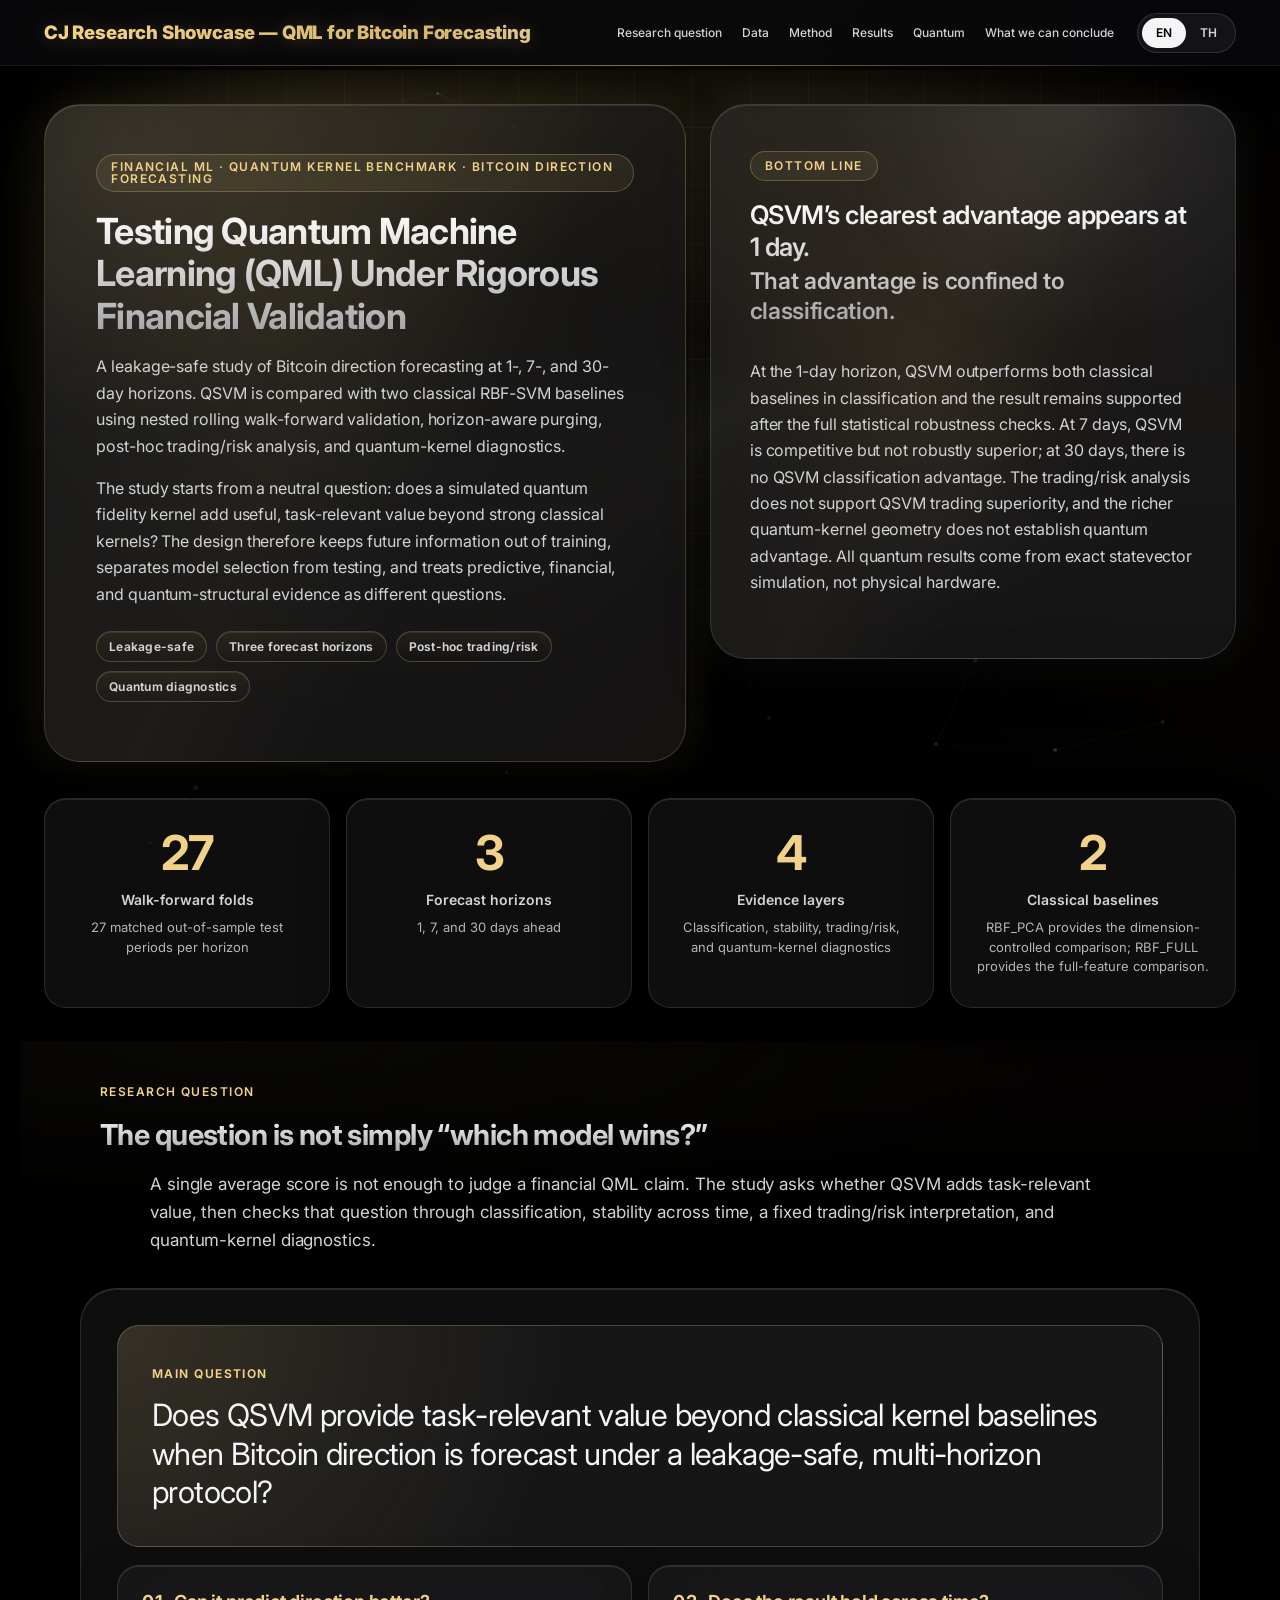
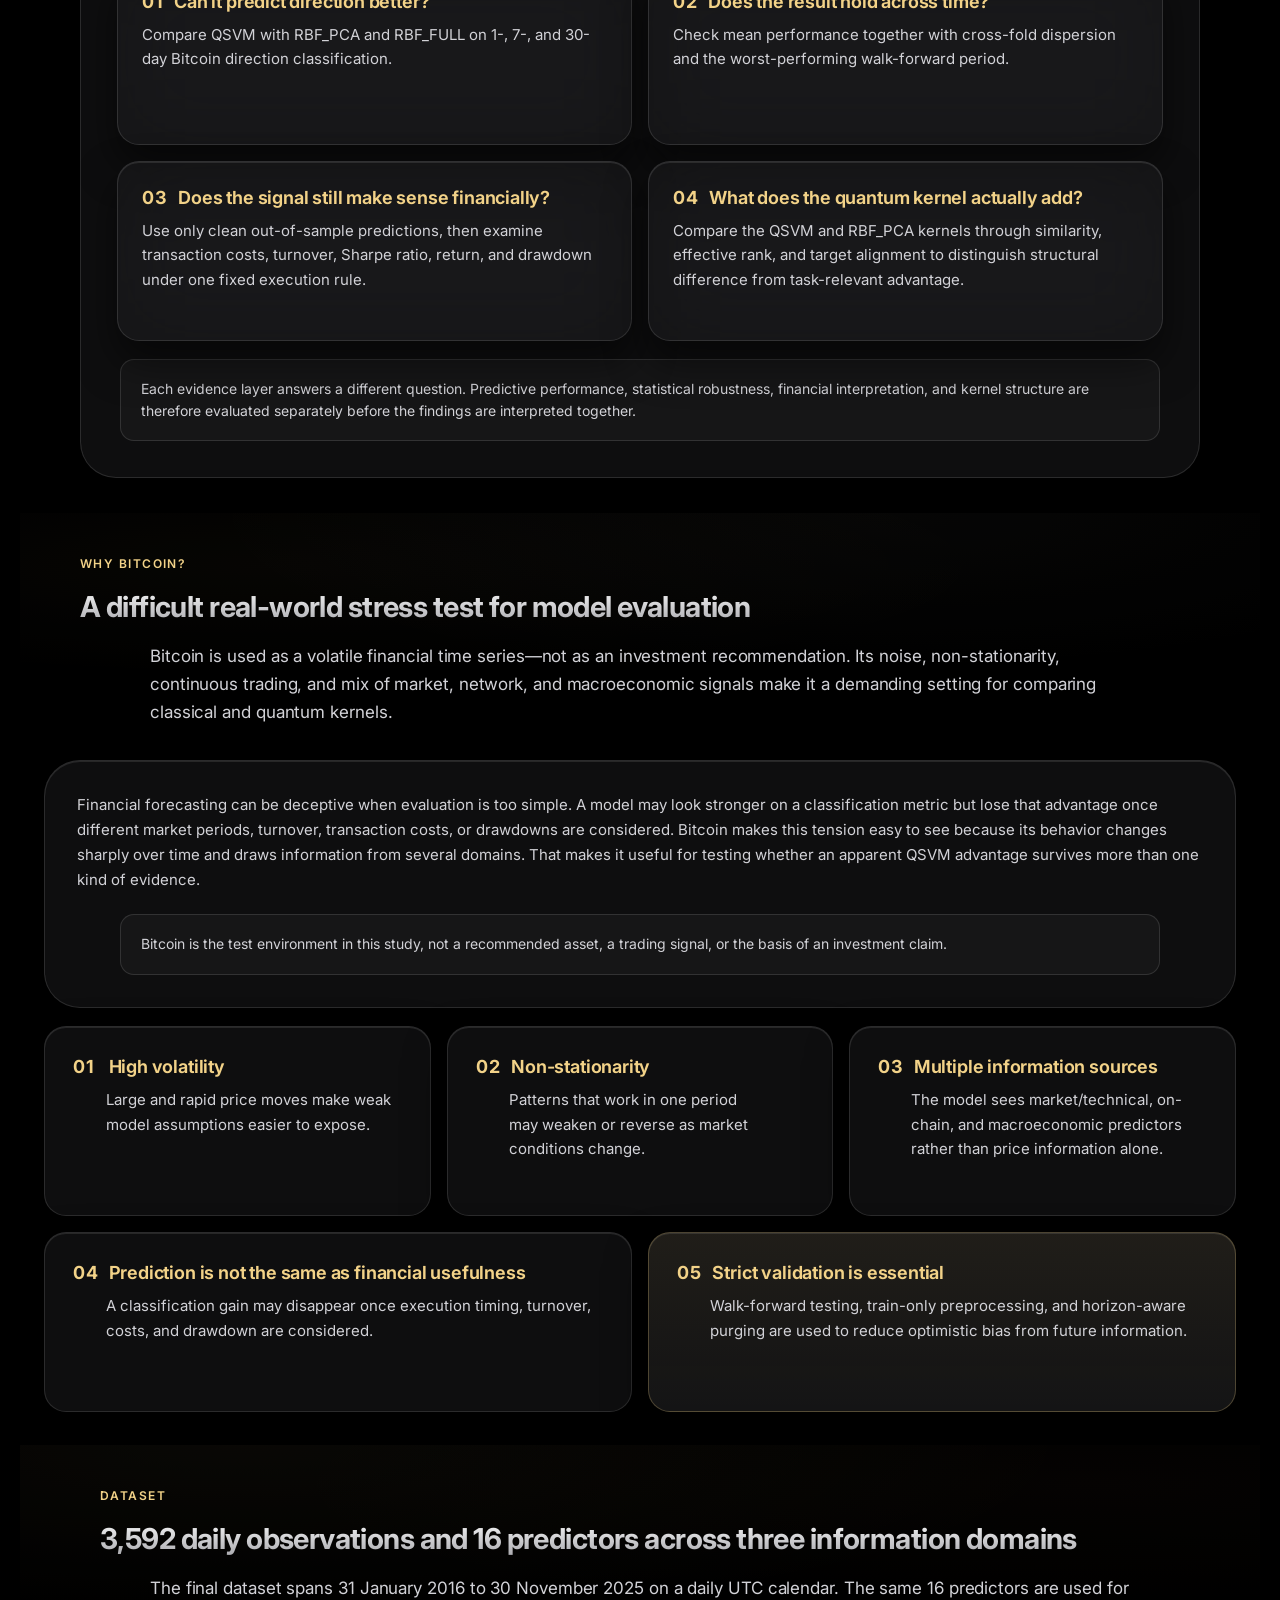
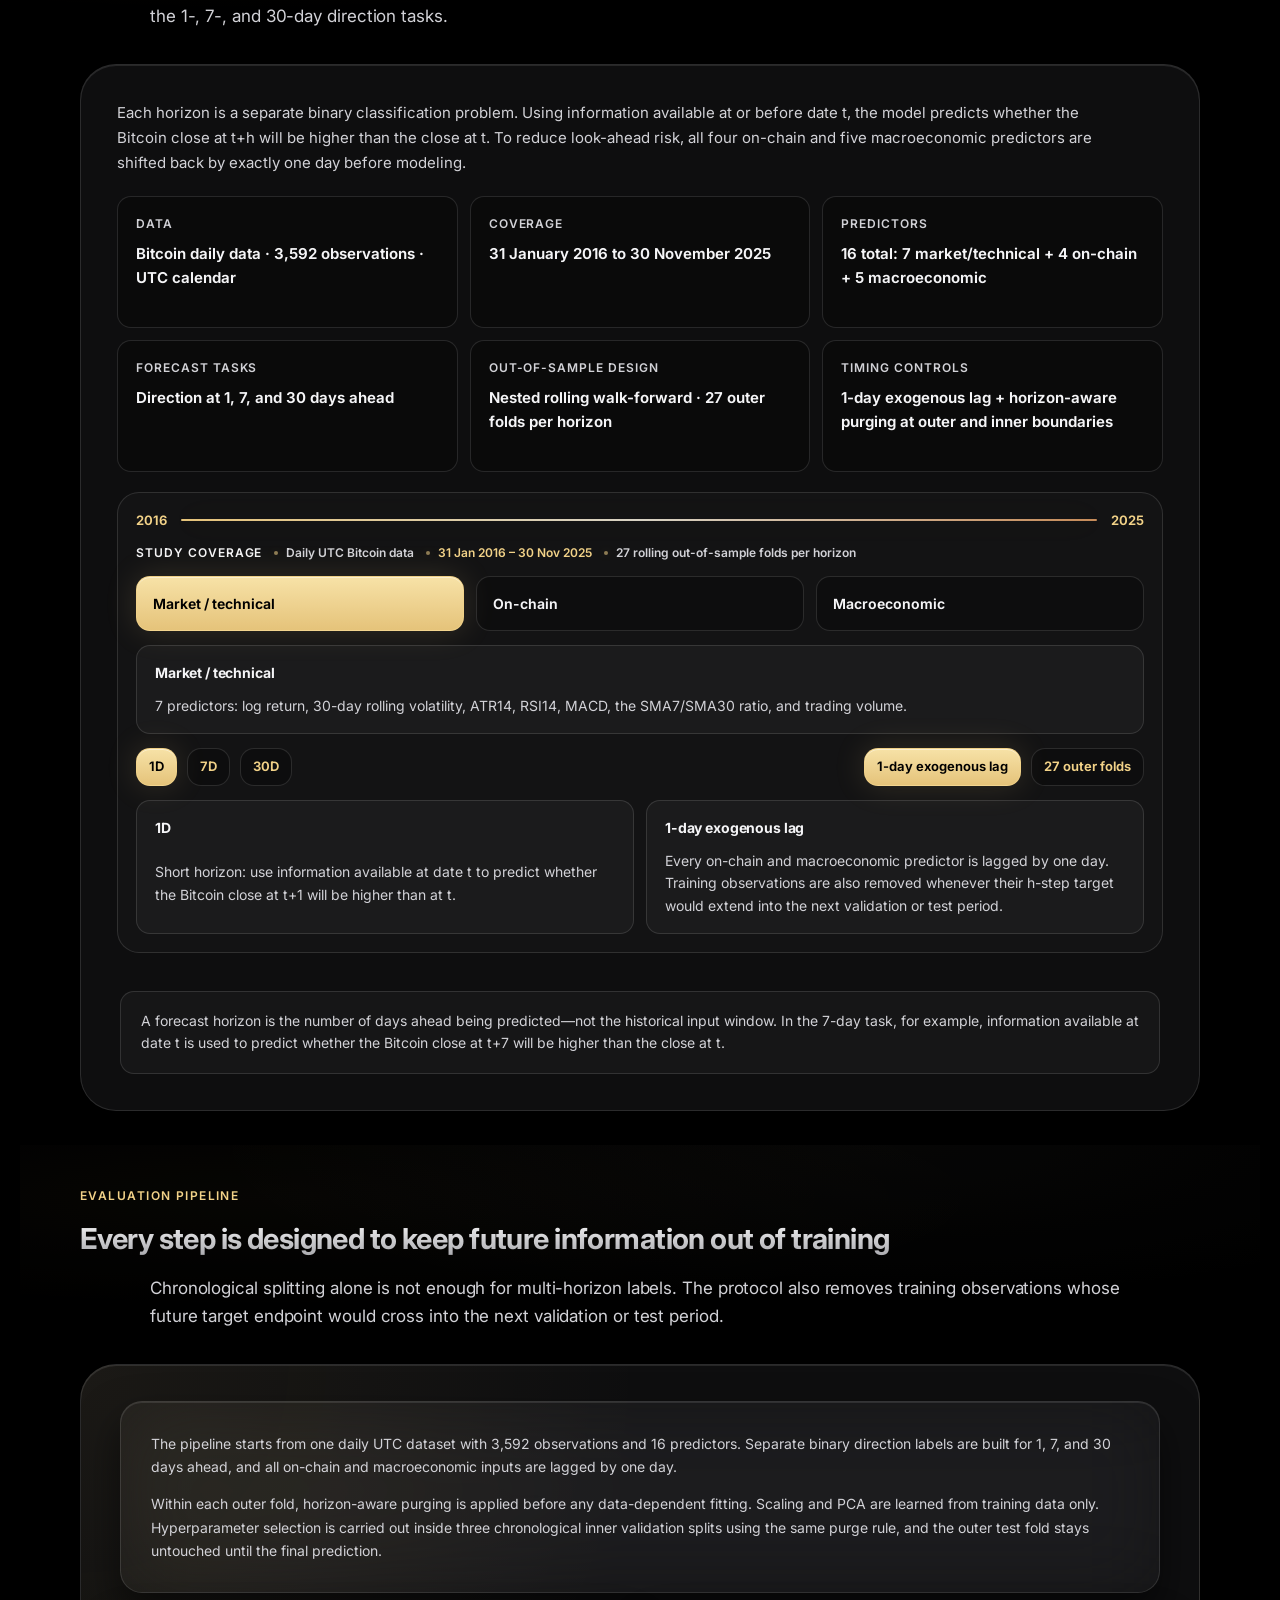
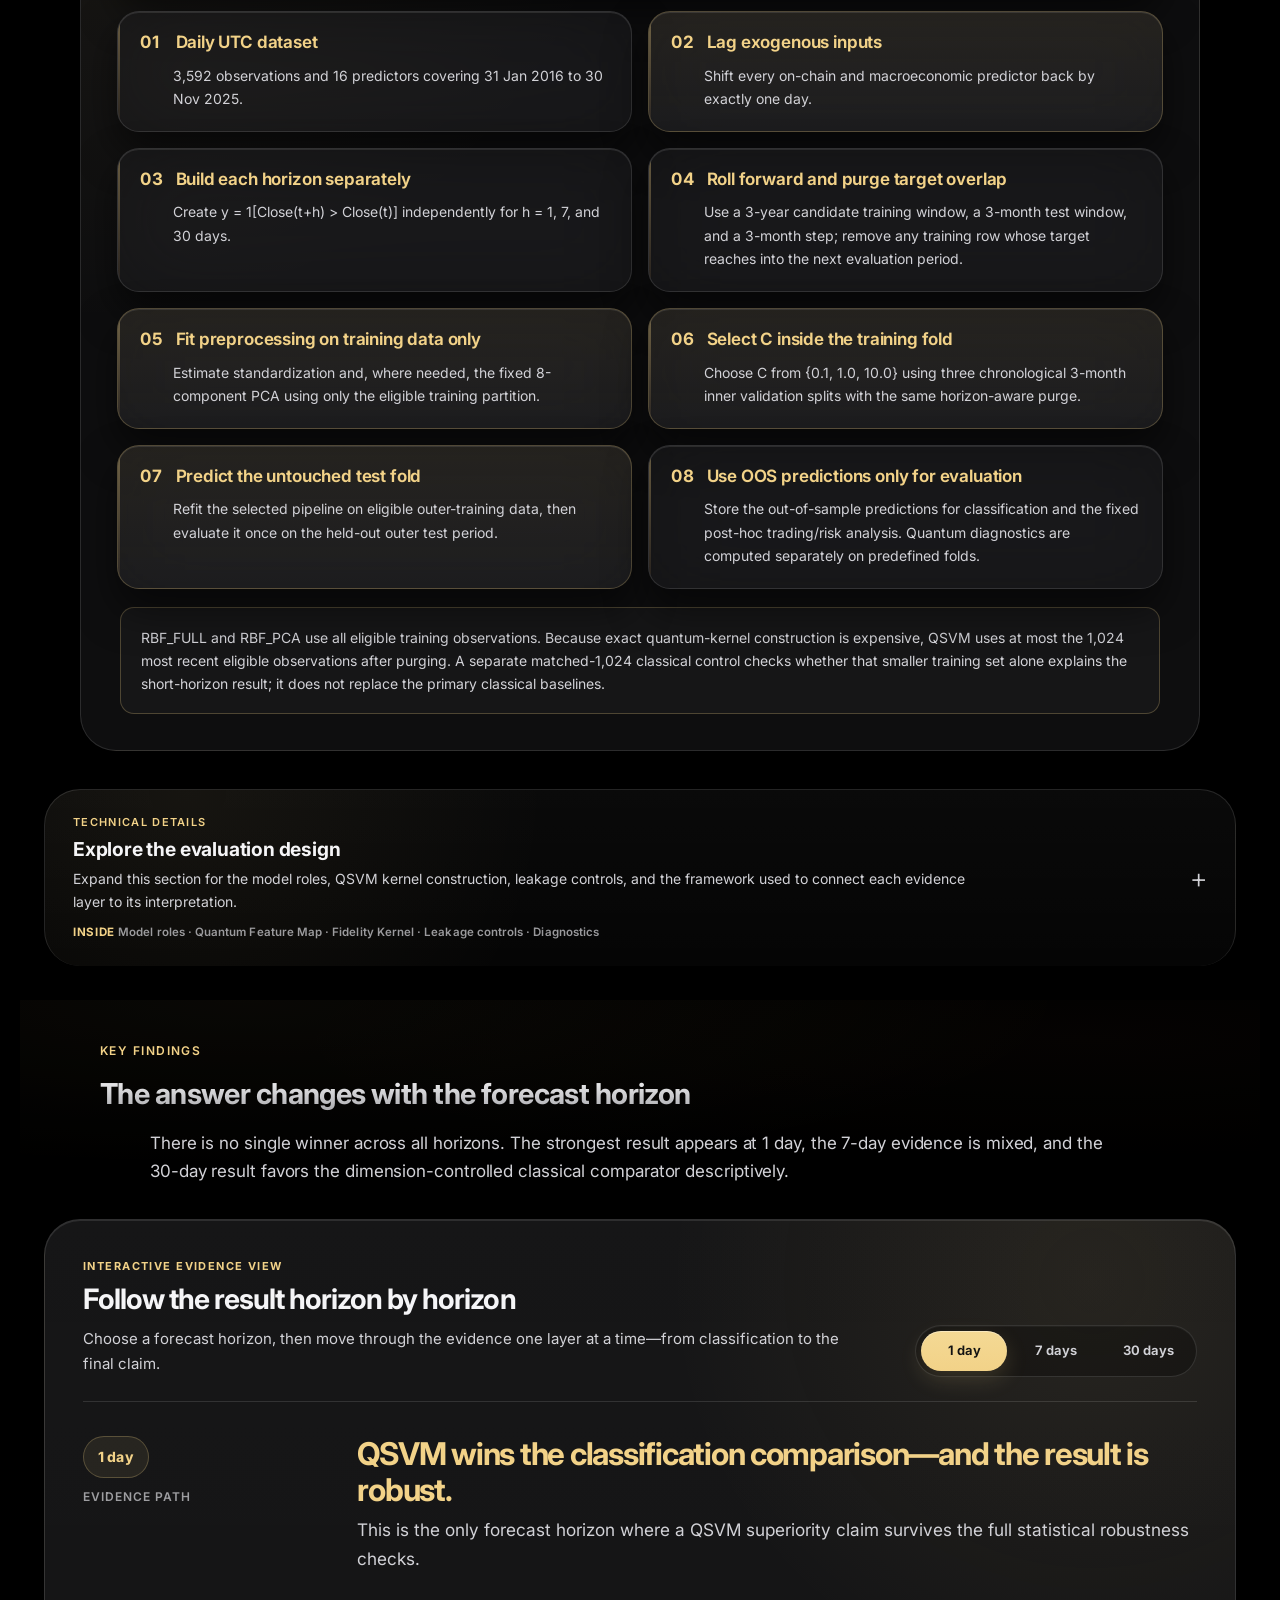
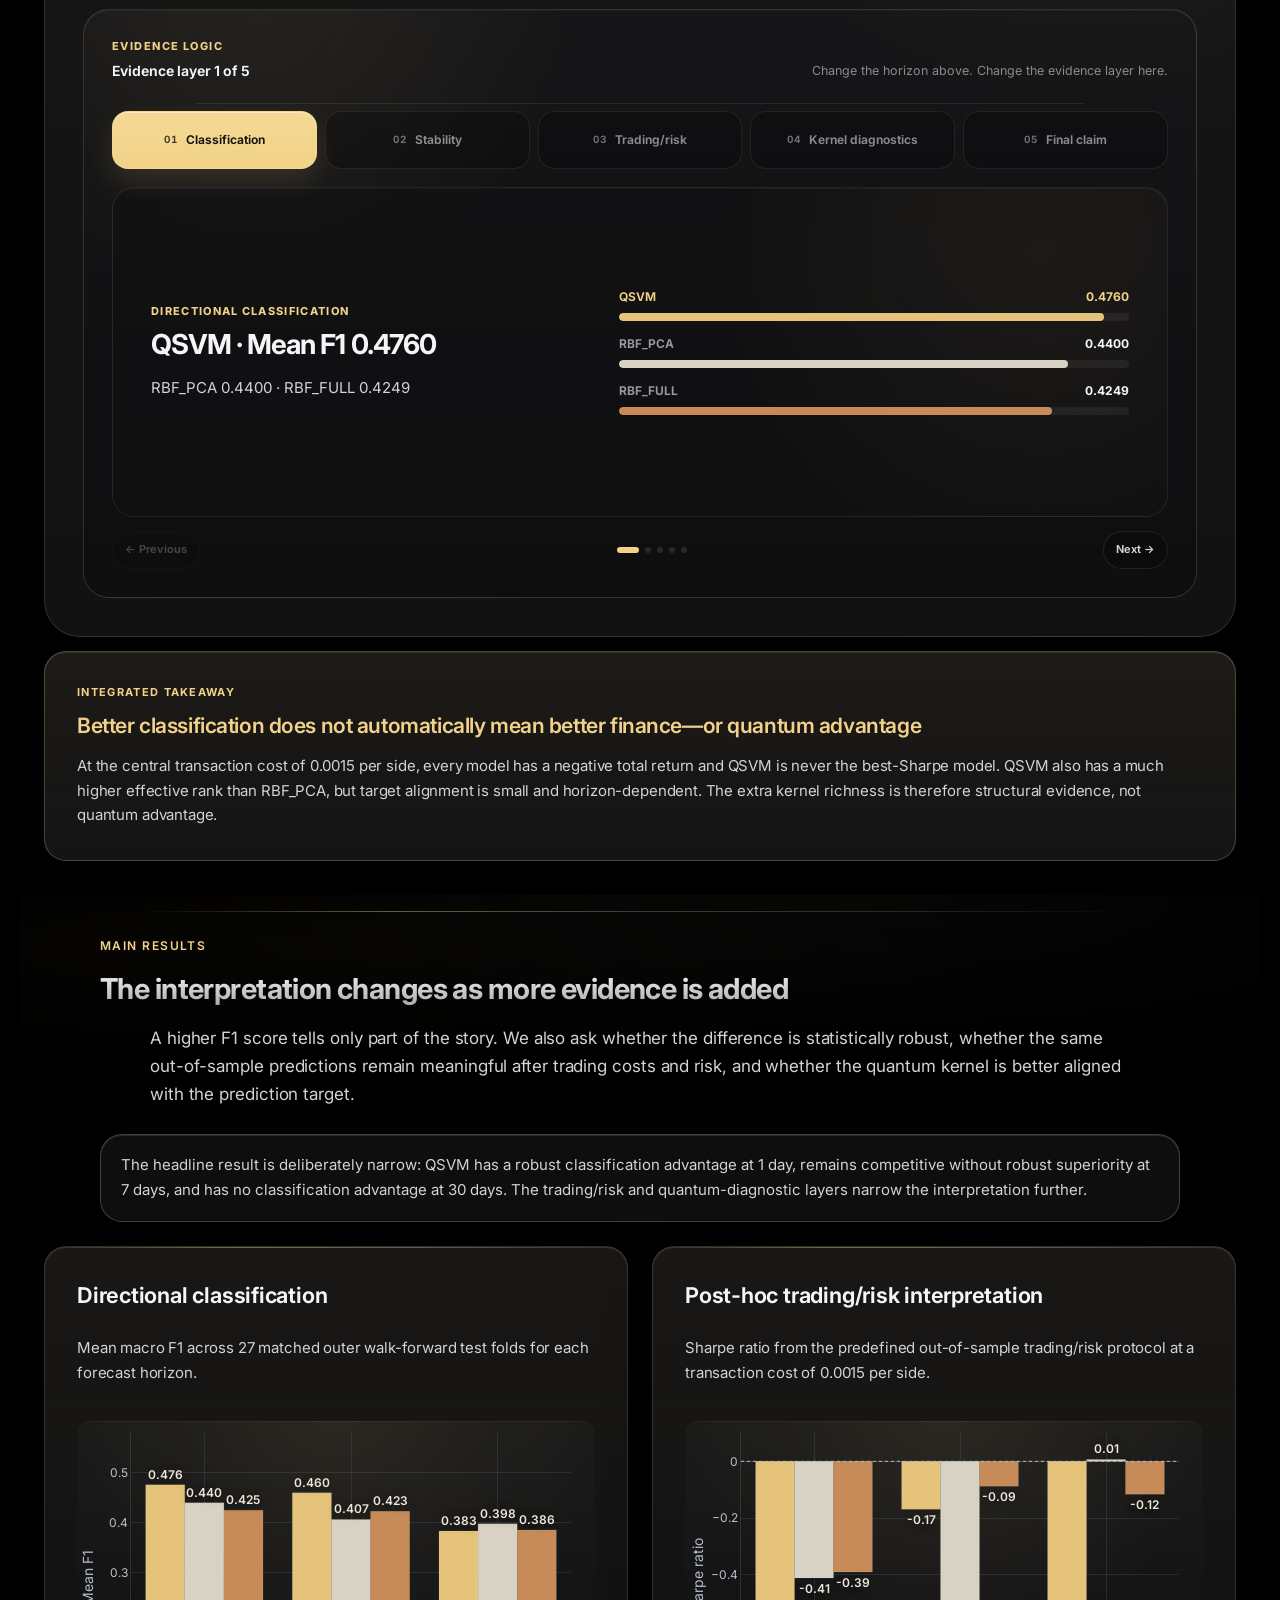
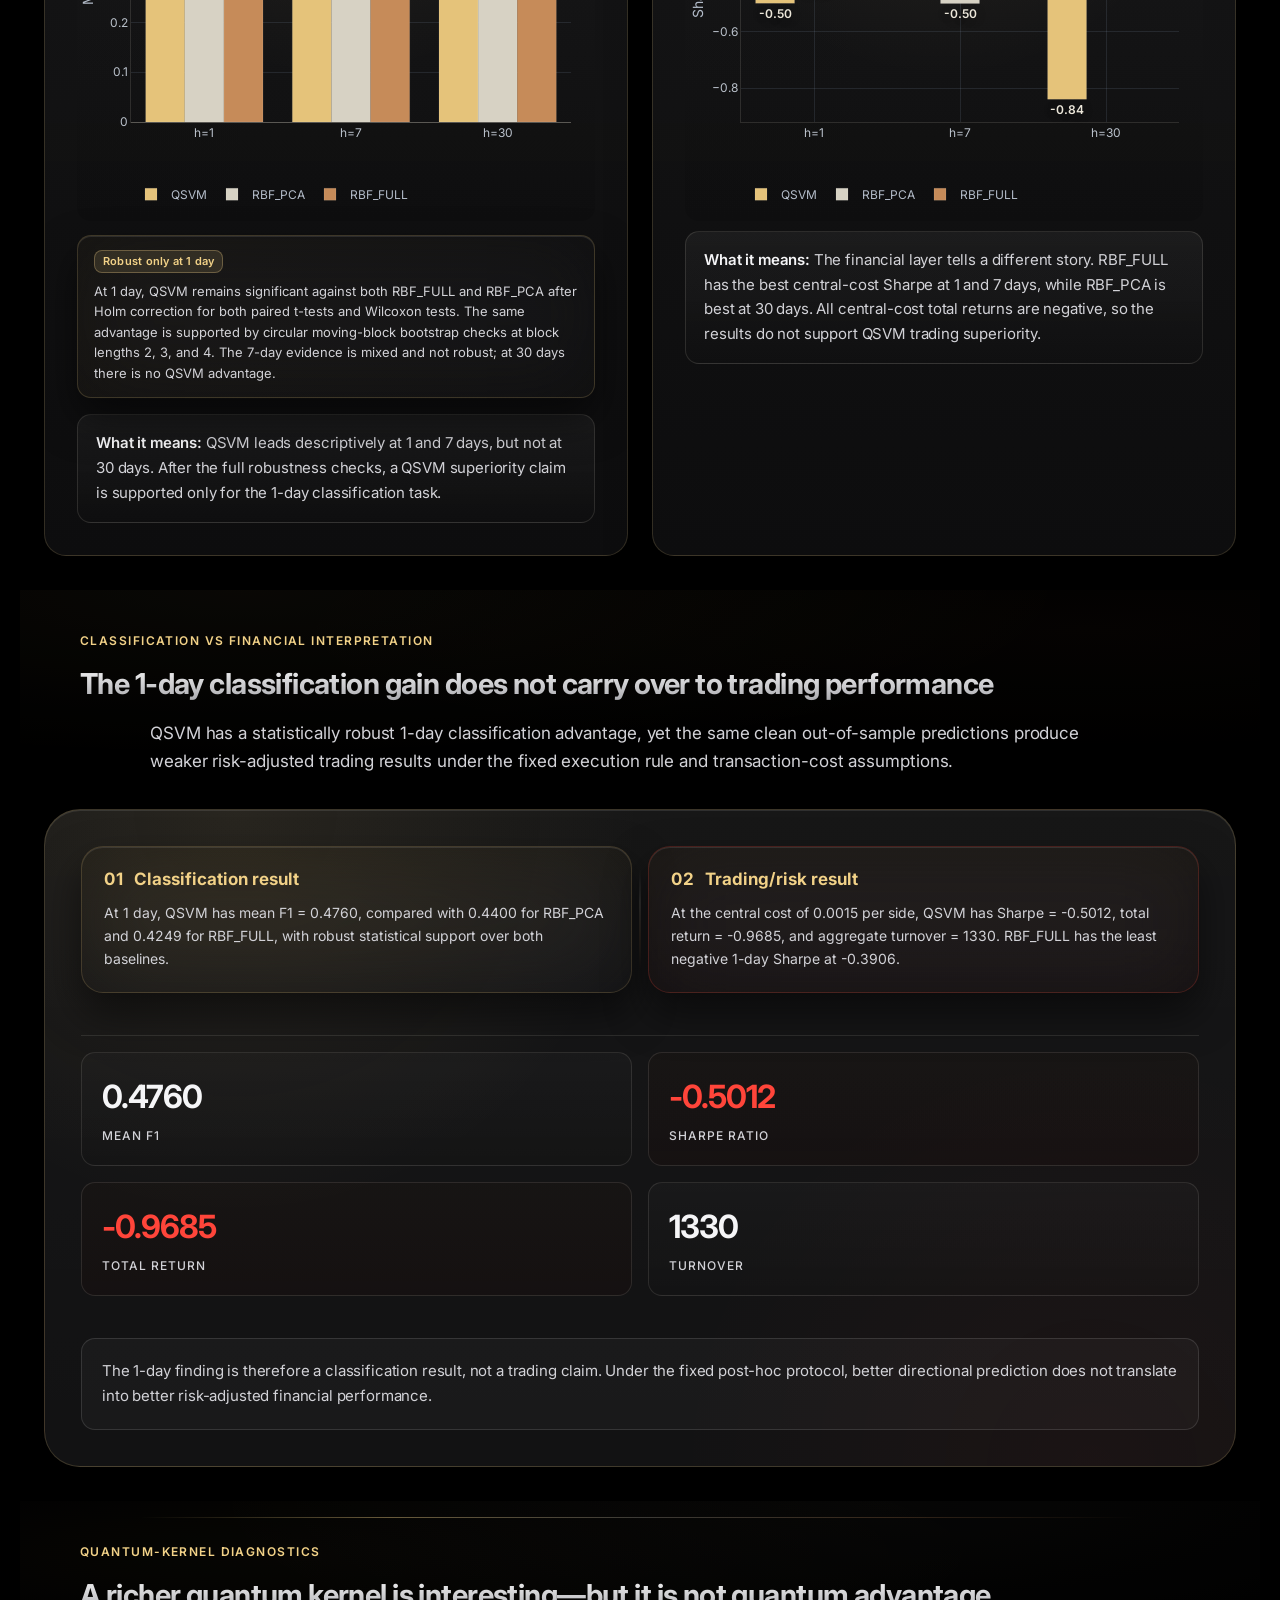
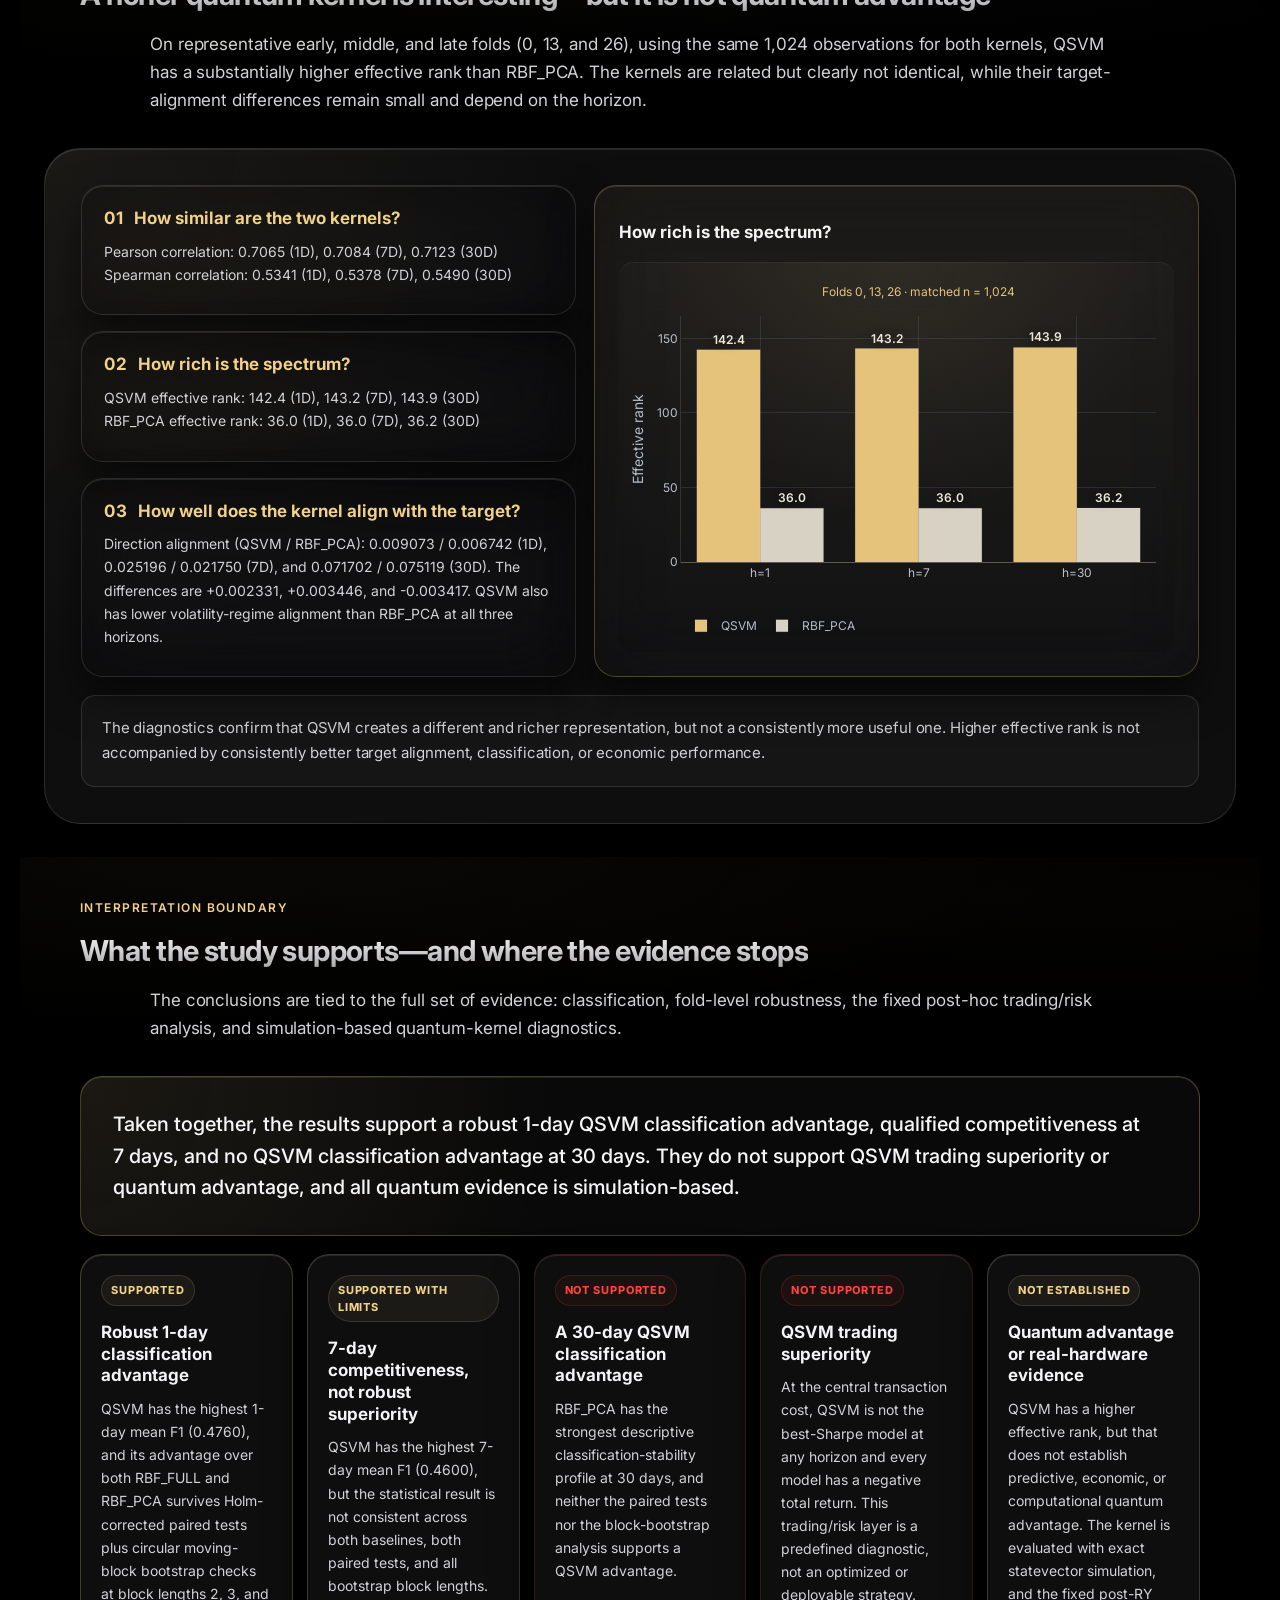
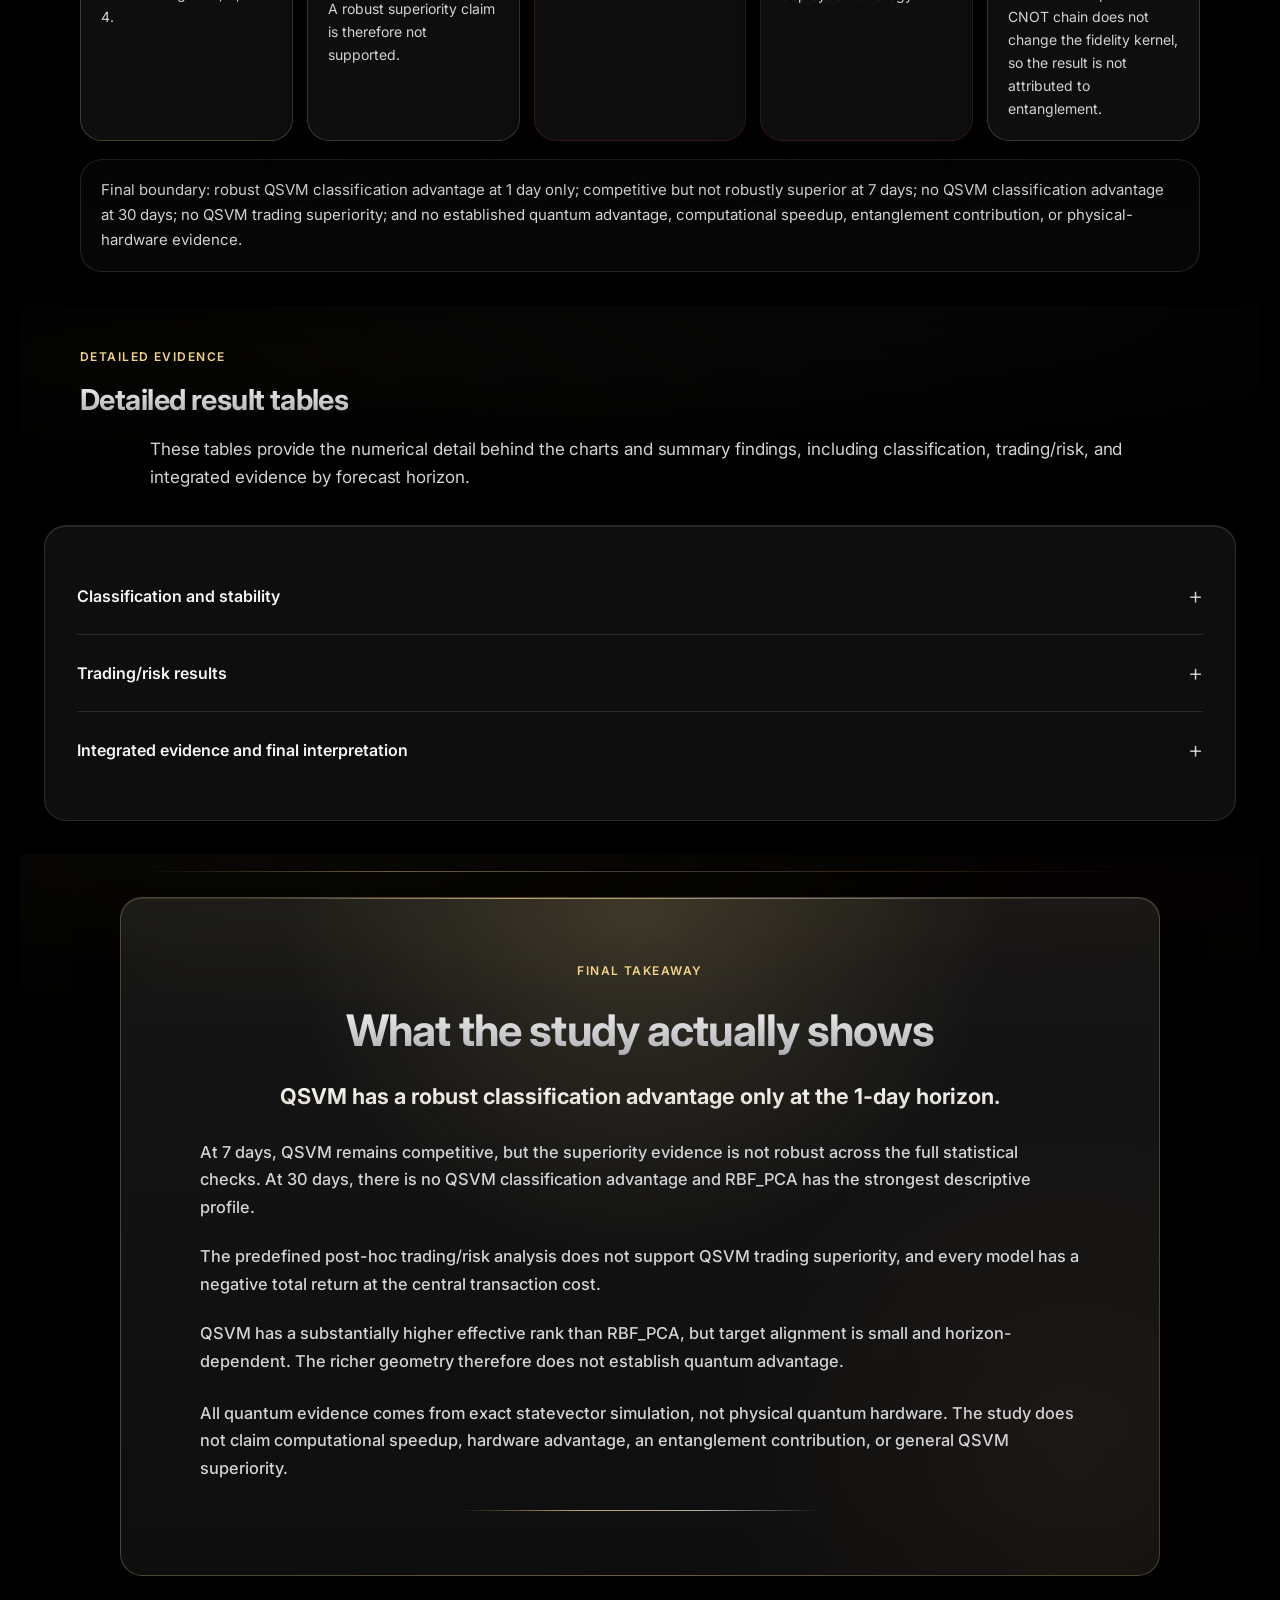
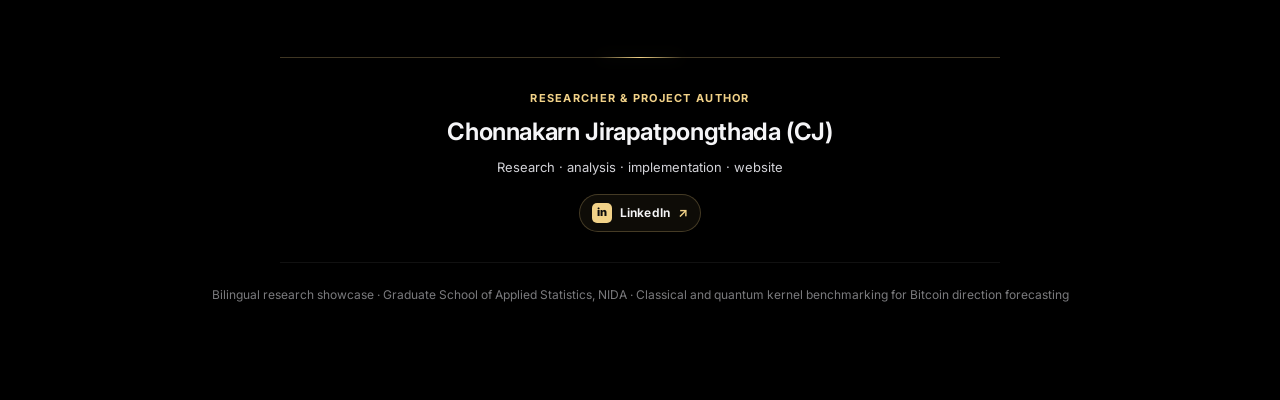
<file: index.html>
<!DOCTYPE html>
<html lang="en">
<head>
  <meta charset="utf-8">
  <meta name="viewport" content="width=device-width, initial-scale=1">
  <title>CJ Research Showcase — QML for Bitcoin Forecasting</title>
  <meta name="description" content="Leakage-safe multi-horizon benchmark of QSVM and classical RBF-SVM models for Bitcoin direction forecasting, with statistical robustness, post-hoc trading/risk analysis, and quantum-kernel diagnostics.">
  <meta name="author" content="Chonnakarn Jirapatpongthada">
  <meta name="theme-color" content="#05070A">
  <link rel="canonical" href="https://chonnakarn-jir.github.io/is-qml-showcase/">
  <meta property="og:type" content="website">
  <meta property="og:title" content="CJ Research Showcase — QML for Bitcoin Forecasting">
  <meta property="og:description" content="Leakage-safe multi-horizon evaluation of QSVM against classical RBF-SVM baselines for Bitcoin direction forecasting.">
  <meta property="og:url" content="https://chonnakarn-jir.github.io/is-qml-showcase/">
  <meta name="twitter:card" content="summary">
  <meta name="twitter:title" content="CJ Research Showcase — QML for Bitcoin Forecasting">
  <meta name="twitter:description" content="Leakage-safe multi-horizon evaluation of QSVM and classical kernel baselines for Bitcoin direction forecasting.">
  <script src="https://cdn.plot.ly/plotly-2.35.2.min.js" defer></script>
  <link rel="preconnect" href="https://fonts.googleapis.com">
  <link rel="preconnect" href="https://fonts.gstatic.com" crossorigin>
  <link href="https://fonts.googleapis.com/css2?family=Inter:wght@400;500;600;700;800;900&family=Prompt:wght@300;400;500;600;700&display=swap" rel="stylesheet">
  <link rel="stylesheet" href="assets/css/style.css">
  <script src="assets/js/app.js" defer></script>
  <script src="assets/js/qsvm-loop.js" defer></script>
  <script src="assets/js/qfm-loop.js" defer></script>
</head>
<body class="no-js">
<canvas id="quantum-bg" aria-hidden="true"></canvas>
<header>
  <nav class="nav">
    <div class="brand"><span class="brand-full">CJ Research Showcase — QML for Bitcoin Forecasting</span><span class="brand-short">CJ Research Showcase</span></div>
    <div class="nav-right">
      <div class="nav-links">
        <a href="#research-question" data-i18n="nav_research"></a>
        <a href="#dataset" data-i18n="nav_dataset"></a>
        <a href="#experiment-pipeline" data-i18n="nav_method"></a>
        <a href="#summary" data-i18n="nav_dashboard"></a>
        <a href="#quantum-diagnostics" data-i18n="nav_quantum"></a>
        <a href="#claims" data-i18n="nav_claims"></a>
      </div>
      <div class="lang-toggle" aria-label="Language toggle">
        <button id="btn-en" class="active" data-lang="en" type="button" aria-pressed="true">EN</button>
        <button id="btn-th" data-lang="th" type="button" aria-pressed="false">TH</button>
      </div>
    </div>
  </nav>
</header>

<main>
  <section class="hero">
    <div class="hero-main">
      <div class="eyebrow hero-kicker-pill" data-i18n="eyebrow"></div>
      <h1 data-i18n="hero_title"></h1>
      <p data-i18n="hero_subtitle"></p>
      <p data-i18n="hero_positioning"></p>
      <div class="hero-evidence-chips" aria-label="Study design principles">
        <span data-i18n="hero_chip_leakage"></span>
        <span data-i18n="hero_chip_horizon"></span>
        <span data-i18n="hero_chip_trading"></span>
        <span data-i18n="hero_chip_diagnostic"></span>
      </div>
    </div>

    <aside class="hero-answer">
      <div>
        <div class="answer-label hero-kicker-pill" data-i18n="final_answer_label"></div>
        <h2 data-i18n="final_answer_title"></h2>
        <p data-i18n="final_answer_text"></p>
      </div>
    </aside>
  </section>

  <section class="kpi-grid reveal">
    <div class="kpi">
      <div class="kpi-number">27</div>
      <div class="kpi-label" data-i18n="kpi_folds_label"></div>
      <p data-i18n="kpi_folds_note"></p>
    </div>
    <div class="kpi">
      <div class="kpi-number">3</div>
      <div class="kpi-label" data-i18n="kpi_horizons_label"></div>
      <p data-i18n="kpi_horizons_note"></p>
    </div>
    <div class="kpi">
      <div class="kpi-number">4</div>
      <div class="kpi-label" data-i18n="kpi_layers_label"></div>
      <p data-i18n="kpi_layers_note"></p>
    </div>
    <div class="kpi">
      <div class="kpi-number" data-i18n="kpi_num"></div>
      <div class="kpi-label" data-i18n="kpi_adv_label"></div>
      <p data-i18n="kpi_adv_note"></p>
    </div>
  </section>

  <section class="section story-section reveal" id="research-question">
    <div class="section-head">
      <div>
        <div class="section-kicker" data-i18n="rq_kicker"></div>
        <h2 data-i18n="rq_title"></h2>
      </div>
      <p class="section-desc" data-i18n="rq_desc"></p>
    </div>

    <div class="question-frame">
      <div class="main-question">
        <span class="question-label" data-i18n="rq_main_label"></span>
        <p data-i18n="rq_main_question"></p>
      </div>

      <div class="evidence-question-grid">
        <article class="story-card">
          <div class="numbered-card-heading">
            <span class="card-index">01</span>
            <h3 data-i18n="rq_card1_title"></h3>
          </div>
          <p data-i18n="rq_card1_text"></p>
        </article>
        <article class="story-card">
          <div class="numbered-card-heading">
            <span class="card-index">02</span>
            <h3 data-i18n="rq_card2_title"></h3>
          </div>
          <p data-i18n="rq_card2_text"></p>
        </article>
        <article class="story-card">
          <div class="numbered-card-heading">
            <span class="card-index">03</span>
            <h3 data-i18n="rq_card3_title"></h3>
          </div>
          <p data-i18n="rq_card3_text"></p>
        </article>
        <article class="story-card">
          <div class="numbered-card-heading">
            <span class="card-index">04</span>
            <h3 data-i18n="rq_card4_title"></h3>
          </div>
          <p data-i18n="rq_card4_text"></p>
        </article>
      </div>

      <div class="story-note" data-i18n="rq_boundary_note"></div>
    </div>
  </section>

  <section class="section story-section reveal" id="bitcoin-stress-test">
    <div class="section-head section-head-wide">
      <div>
        <div class="section-kicker" data-i18n="btc_kicker"></div>
        <h2 data-i18n="btc_title"></h2>
      </div>
      <p class="section-desc" data-i18n="btc_desc"></p>
    </div>

    <div class="stress-layout">
      <div class="narrative-panel">
        <p data-i18n="btc_narrative"></p>
        <div class="story-note story-note-compact" data-i18n="btc_boundary_note"></div>

      </div>

      <div class="stress-card-grid">
        <article class="story-card compact">
          <div class="numbered-card-heading">
            <span class="card-index">01</span>
            <h3 data-i18n="btc_card1_title"></h3>
          </div>
          <p data-i18n="btc_card1_text"></p>
        </article>
        <article class="story-card compact">
          <div class="numbered-card-heading">
            <span class="card-index">02</span>
            <h3 data-i18n="btc_card2_title"></h3>
          </div>
          <p data-i18n="btc_card2_text"></p>
        </article>
        <article class="story-card compact">
          <div class="numbered-card-heading">
            <span class="card-index">03</span>
            <h3 data-i18n="btc_card3_title"></h3>
          </div>
          <p data-i18n="btc_card3_text"></p>
        </article>
        <article class="story-card compact">
          <div class="numbered-card-heading">
            <span class="card-index">04</span>
            <h3 data-i18n="btc_card4_title"></h3>
          </div>
          <p data-i18n="btc_card4_text"></p>
        </article>
        <article class="story-card compact accent-card">
          <div class="numbered-card-heading">
            <span class="card-index">05</span>
            <h3 data-i18n="btc_card5_title"></h3>
          </div>
          <p data-i18n="btc_card5_text"></p>
        </article>
      </div>
    </div>
  </section>

  <section class="section story-section reveal" id="dataset">
    <div class="section-head">
      <div>
        <div class="section-kicker" data-i18n="data_kicker"></div>
        <h2 data-i18n="data_title"></h2>
      </div>
      <p class="section-desc" data-i18n="data_desc"></p>
    </div>

    <div class="dataset-frame">
      <div class="dataset-narrative">
        <p data-i18n="data_narrative"></p>
      </div>

      <div class="snapshot-grid">
        <div class="snapshot-item">
          <span data-i18n="data_asset_label"></span>
          <strong data-i18n="data_asset_value"></strong>
        </div>
        <div class="snapshot-item">
          <span data-i18n="data_period_label"></span>
          <strong data-i18n="data_period_value"></strong>
        </div>
        <div class="snapshot-item">
          <span data-i18n="data_domains_label"></span>
          <strong data-i18n="data_domains_value"></strong>
        </div>
        <div class="snapshot-item">
          <span data-i18n="data_horizons_label"></span>
          <strong data-i18n="data_horizons_value"></strong>
        </div>
        <div class="snapshot-item">
          <span data-i18n="data_validation_label"></span>
          <strong data-i18n="data_validation_value"></strong>
        </div>
        <div class="snapshot-item">
          <span data-i18n="data_leakage_label"></span>
          <strong data-i18n="data_leakage_value"></strong>
        </div>
      </div>

      <div class="dataset-meta">
        <div class="timeline">
          <span>2016</span>
          <div class="timeline-track"></div>
          <span>2025</span>
        </div>
        <div class="timeline-context" aria-label="Dataset coverage context">
          <span class="timeline-context-label" data-i18n="timeline_context_label"></span>
          <span data-i18n="timeline_context_dataset"></span>
          <span data-i18n="timeline_context_period"></span>
          <span data-i18n="timeline_context_folds"></span>
        </div>

        <div class="feature-domain-grid">
          <button class="feature-domain-card interactive-chip is-active" type="button" data-interactive-group="feature" data-interactive-key="market" aria-pressed="true">
            <span data-i18n="data_domain1_label"></span>
          </button>
          <button class="feature-domain-card interactive-chip" type="button" data-interactive-group="feature" data-interactive-key="onchain" aria-pressed="false">
            <span data-i18n="data_domain2_label"></span>
          </button>
          <button class="feature-domain-card interactive-chip" type="button" data-interactive-group="feature" data-interactive-key="macro" aria-pressed="false">
            <span data-i18n="data_domain3_label"></span>
          </button>
        </div>
        <div class="interactive-detail" data-interactive-detail="feature" aria-live="polite">
          <strong data-i18n="data_domain1_label"></strong>
          <p data-i18n="detail_feature_market"></p>
        </div>

        <div class="dataset-badge-row">
          <div class="dataset-badges">
            <button class="interactive-chip is-active" type="button" data-interactive-group="horizon" data-interactive-key="1d" aria-pressed="true">1D</button>
            <button class="interactive-chip" type="button" data-interactive-group="horizon" data-interactive-key="7d" aria-pressed="false">7D</button>
            <button class="interactive-chip" type="button" data-interactive-group="horizon" data-interactive-key="30d" aria-pressed="false">30D</button>
          </div>
          <div class="dataset-badges">
            <button class="interactive-chip is-active" type="button" data-interactive-group="validation" data-interactive-key="lag" aria-pressed="true" data-i18n="data_lag_badge"></button>
            <button class="interactive-chip" type="button" data-interactive-group="validation" data-interactive-key="folds" aria-pressed="false" data-i18n="data_folds_badge"></button>
          </div>
        </div>
        <div class="interactive-detail-row">
          <div class="interactive-detail" data-interactive-detail="horizon" aria-live="polite">
            <strong>1D</strong>
            <p data-i18n="detail_horizon_1d"></p>
          </div>
          <div class="interactive-detail" data-interactive-detail="validation" aria-live="polite">
            <strong data-i18n="data_lag_badge"></strong>
            <p data-i18n="detail_validation_lag"></p>
          </div>
        </div>
      </div>

      <div class="story-note" data-i18n="data_clarification_note"></div>
    </div>
  </section>

  <section class="section story-section method-section reveal" id="experiment-pipeline">
    <div class="section-head section-head-wide">
      <div>
        <div class="section-kicker" data-i18n="pipeline_kicker"></div>
        <h2 data-i18n="pipeline_title"></h2>
      </div>
      <p class="section-desc" data-i18n="pipeline_desc"></p>
    </div>

    <div class="method-frame">
      <div class="method-narrative">
        <p data-i18n="pipeline_narrative_1"></p>
        <p data-i18n="pipeline_narrative_2"></p>
      </div>

      <div class="pipeline-grid" aria-label="Experiment pipeline stages">
        <article class="pipeline-step">
          <div class="numbered-card-heading">
            <span class="step-index">01</span>
            <h3 data-i18n="pipeline_step1_title"></h3>
          </div>
          <p data-i18n="pipeline_step1_text"></p>
        </article>
        <article class="pipeline-step critical">
          <div class="numbered-card-heading">
            <span class="step-index">02</span>
            <h3 data-i18n="pipeline_step2_title"></h3>
          </div>
          <p data-i18n="pipeline_step2_text"></p>
        </article>
        <article class="pipeline-step">
          <div class="numbered-card-heading">
            <span class="step-index">03</span>
            <h3 data-i18n="pipeline_step3_title"></h3>
          </div>
          <p data-i18n="pipeline_step3_text"></p>
        </article>
        <article class="pipeline-step">
          <div class="numbered-card-heading">
            <span class="step-index">04</span>
            <h3 data-i18n="pipeline_step4_title"></h3>
          </div>
          <p data-i18n="pipeline_step4_text"></p>
        </article>
        <article class="pipeline-step critical">
          <div class="numbered-card-heading">
            <span class="step-index">05</span>
            <h3 data-i18n="pipeline_step5_title"></h3>
          </div>
          <p data-i18n="pipeline_step5_text"></p>
        </article>
        <article class="pipeline-step critical">
          <div class="numbered-card-heading">
            <span class="step-index">06</span>
            <h3 data-i18n="pipeline_step6_title"></h3>
          </div>
          <p data-i18n="pipeline_step6_text"></p>
        </article>
        <article class="pipeline-step output-step">
          <div class="numbered-card-heading">
            <span class="step-index">07</span>
            <h3 data-i18n="pipeline_step7_title"></h3>
          </div>
          <p data-i18n="pipeline_step7_text"></p>
        </article>
        <article class="pipeline-step">
          <div class="numbered-card-heading">
            <span class="step-index">08</span>
            <h3 data-i18n="pipeline_step8_title"></h3>
          </div>
          <p data-i18n="pipeline_step8_text"></p>
        </article>
      </div>

      <div class="method-note" data-i18n="pipeline_trust_note"></div>
    </div>
  </section>

  <div class="technical-gateway reveal">
    <details class="technical-deep-dive" id="technical-deep-dive">
      <summary>
        <span class="technical-summary-copy">
          <span class="technical-summary-kicker" data-i18n="deep_dive_kicker"></span>
          <strong data-i18n="deep_dive_title"></strong>
          <span class="technical-summary-desc" data-i18n="deep_dive_intro"></span>
          <span class="technical-summary-preview" data-i18n="deep_dive_preview"></span>
        </span>
      </summary>
      <div class="technical-deep-dive-content">
  <section class="section story-section method-section reveal" id="model-roles">
    <div class="section-head">
      <div>
        <div class="section-kicker" data-i18n="roles_kicker"></div>
        <h2 data-i18n="roles_title"></h2>
      </div>
      <p class="section-desc" data-i18n="roles_desc"></p>
    </div>

    <div class="method-frame">
      <div class="method-narrative">
        <p data-i18n="roles_narrative_1"></p>
        <p data-i18n="roles_narrative_2"></p>
      </div>

      <div class="model-role-grid">
        <article class="model-role-card">
          <span class="role-label">QSVM</span>
          <h3 data-i18n="role_qsvm_title"></h3>
          <p data-i18n="role_qsvm_text"></p>
        </article>
        <article class="model-role-card">
          <span class="role-label">RBF_PCA</span>
          <h3 data-i18n="role_rbf_pca_title"></h3>
          <p data-i18n="role_rbf_pca_text"></p>
        </article>
        <article class="model-role-card">
          <span class="role-label">RBF_FULL</span>
          <h3 data-i18n="role_rbf_full_title"></h3>
          <p data-i18n="role_rbf_full_text"></p>
        </article>
      </div>

      <div class="method-note" data-i18n="roles_interpretation_rule"></div>
    </div>
  </section>

  <section class="section story-section method-section qsvm-section reveal" id="qsvm-arrow-map">
    <div class="section-head section-head-wide">
      <div>
        <div class="section-kicker" data-i18n="qsvm_kicker"></div>
        <h2 data-i18n="qsvm_title"></h2>
      </div>
      <p class="section-desc" data-i18n="qsvm_desc"></p>
    </div>

    <div class="qsvm-frame">
      <div class="method-narrative qsvm-narrative">
        <p data-i18n="qsvm_narrative_1"></p>
        <p data-i18n="qsvm_narrative_2"></p>
      </div>

      <figure class="qsvm-loop-panel" aria-labelledby="qsvm-loop-title">
        <div class="qsvm-loop-head">
          <div>
            <span class="qsvm-loop-badge" data-i18n="qsvm_loop_badge"></span>
            <h3 id="qsvm-loop-title" data-i18n="qsvm_loop_title"></h3>
          </div>
          <p data-i18n="qsvm_loop_caption"></p>
        </div>
        <div class="qsvm-loop-stage-wrap">
          <div id="qsvm-loop-stage" aria-label="Auto-loop animation explaining the quantum fidelity kernel"></div>
        </div>
      </figure>

      <figure class="qsvm-loop-panel qfm-loop-panel" aria-labelledby="qfm-loop-title">
        <div class="qsvm-loop-head">
          <div>
            <span class="qsvm-loop-badge" data-i18n="qfm_loop_badge"></span>
            <h3 id="qfm-loop-title" data-i18n="qfm_loop_title"></h3>
          </div>
          <p data-i18n="qfm_loop_caption"></p>
        </div>
        <div class="qfm-loop-stage-wrap">
          <div id="qfm-loop-stage" aria-label="Auto-loop animation explaining how one PCA-8 observation is encoded into an 8-qubit quantum state">
<svg xmlns="http://www.w3.org/2000/svg" width="2560" height="950" viewBox="0 0 2560 950" role="img" aria-labelledby="svg-title svg-description" font-family="Inter, Prompt, Arial, sans-serif" shape-rendering="geometricPrecision" text-rendering="geometricPrecision">
<title id="svg-title">From Classical Input to Quantum State</title>
<desc id="svg-description">A single observation xi is represented by eight classical PCA components z1 through z8. Each value controls the angle of an RY gate on its corresponding qubit, starting from ket zero. The eight rotations are followed by the same seven-gate CNOT chain for every observation, from qubit zero to one, then one to two, through six to seven. The result is the joint quantum state ket psi of xi, ready for later state comparison using fidelity or kernel similarity. The values shown are symbolic. This diagram depicts encoding only.</desc>
<metadata id="source-metadata">Source: QML Code.zip / Code/10_is_qml_gate3_2.py; Q_TARGET=8; make_state_qnode_angle_d1, lines 399-410. z1-z8 are symbolic PCA coordinates; code x[0]-x[7]. All geometry and text remain separately editable.</metadata>
<defs>
  <marker id="ink-arrow" viewBox="0 0 8 8" refX="7.3" refY="4" markerWidth="8" markerHeight="8" markerUnits="userSpaceOnUse" orient="auto"><path d="M0,0 L8,4 L0,8 Z" fill="#202020"/></marker>
  <marker id="data-arrow" viewBox="0 0 7 7" refX="6.5" refY="3.5" markerWidth="7" markerHeight="7" markerUnits="userSpaceOnUse" orient="auto"><path d="M0,0 L7,3.5 L0,7 Z" fill="#A2A2A2"/></marker>
  <marker id="quiet-arrow" viewBox="0 0 7 7" refX="6.5" refY="3.5" markerWidth="7" markerHeight="7" markerUnits="userSpaceOnUse" orient="auto"><path d="M0,0 L7,3.5 L0,7 Z" fill="#6C6C6C"/></marker>
</defs>
<rect id="background" width="2560" height="950" fill="white"/>
<text id="illustration-title" x="64" y="65" font-size="32" font-weight="400" text-anchor="start" fill="#202020">From Classical Input to Quantum State</text>
<g id="classical-input" aria-label="One observation already represented by eight classical PCA components">
<text id="classical-input-label" x="236" y="153" font-size="22" font-weight="400" text-anchor="middle" fill="#6C6C6C">Classical input</text>
<text id="observation-label" x="236" y="196" font-size="30" font-weight="700" text-anchor="middle" fill="#202020">Observation <tspan font-family="DejaVu Serif, Times New Roman, serif" font-weight="400">x<tspan font-size="20" baseline-shift="sub">i</tspan></tspan></text>
<text id="pca-label" x="236" y="237" font-size="23" font-weight="400" text-anchor="middle" fill="#202020">8-D PCA representation</text>
<path id="pca-vector-bracket-left" d="M177,307 H162 V852 H177" fill="none" stroke="#202020" stroke-width="2.2" stroke-linecap="round" stroke-linejoin="round"/>
<path id="pca-vector-bracket-right" d="M260,307 H275 V852 H260" fill="none" stroke="#202020" stroke-width="2.2" stroke-linecap="round" stroke-linejoin="round"/>
<text id="pca-component-1" x="218" y="344" font-family="DejaVu Serif, Times New Roman, serif" font-size="31" text-anchor="middle" fill="#202020">z<tspan font-size="20.77" baseline-shift="sub">1</tspan></text>
<text id="pca-component-2" x="218" y="414" font-family="DejaVu Serif, Times New Roman, serif" font-size="31" text-anchor="middle" fill="#202020">z<tspan font-size="20.77" baseline-shift="sub">2</tspan></text>
<text id="pca-component-3" x="218" y="484" font-family="DejaVu Serif, Times New Roman, serif" font-size="31" text-anchor="middle" fill="#202020">z<tspan font-size="20.77" baseline-shift="sub">3</tspan></text>
<text id="pca-component-4" x="218" y="554" font-family="DejaVu Serif, Times New Roman, serif" font-size="31" text-anchor="middle" fill="#202020">z<tspan font-size="20.77" baseline-shift="sub">4</tspan></text>
<text id="pca-component-5" x="218" y="624" font-family="DejaVu Serif, Times New Roman, serif" font-size="31" text-anchor="middle" fill="#202020">z<tspan font-size="20.77" baseline-shift="sub">5</tspan></text>
<text id="pca-component-6" x="218" y="694" font-family="DejaVu Serif, Times New Roman, serif" font-size="31" text-anchor="middle" fill="#202020">z<tspan font-size="20.77" baseline-shift="sub">6</tspan></text>
<text id="pca-component-7" x="218" y="764" font-family="DejaVu Serif, Times New Roman, serif" font-size="31" text-anchor="middle" fill="#202020">z<tspan font-size="20.77" baseline-shift="sub">7</tspan></text>
<text id="pca-component-8" x="218" y="834" font-family="DejaVu Serif, Times New Roman, serif" font-size="31" text-anchor="middle" fill="#202020">z<tspan font-size="20.77" baseline-shift="sub">8</tspan></text>
</g>
<g id="quantum-feature-map" aria-label="Eight qubits, one data-dependent RY layer, then seven sequential nearest-neighbour CNOTs">
<text id="feature-map-label" x="1180" y="164" font-size="30" font-weight="700" text-anchor="middle" fill="#202020">Quantum Feature Map</text>
<text id="feature-map-reuse-note" x="1180" y="185" font-size="17.5" font-weight="400" text-anchor="middle" fill="#6C6C6C">same circuit structure for every observation</text>
<path id="feature-map-span" d="M538,181 V194 H1810 V181" fill="none" stroke="#B6B6B6" stroke-width="1.5" stroke-linecap="round" stroke-linejoin="round"/>
<g id="qubit-initialization" aria-label="Eight qubits each initialized to ket zero">
<text id="qubit-count-label" x="586" y="255" font-size="26" font-weight="700" text-anchor="middle" fill="#202020">8 qubits</text>
<text id="qubit-initialization-label" x="586" y="286" font-size="22" font-weight="400" text-anchor="middle" fill="#6C6C6C">initialized in |0⟩</text>
<text id="qubit-initial-state-1" x="586" y="378" font-family="DejaVu Serif, Times New Roman, serif" font-size="32" text-anchor="middle" fill="#202020">|0⟩</text>
<path id="qubit-wire-1" d="M622,368 L1780,368" fill="none" stroke="#818181" stroke-width="1.8" stroke-linecap="round" stroke-linejoin="round"/>
<text id="qubit-initial-state-2" x="586" y="448" font-family="DejaVu Serif, Times New Roman, serif" font-size="32" text-anchor="middle" fill="#202020">|0⟩</text>
<path id="qubit-wire-2" d="M622,438 L1780,438" fill="none" stroke="#818181" stroke-width="1.8" stroke-linecap="round" stroke-linejoin="round"/>
<text id="qubit-initial-state-3" x="586" y="518" font-family="DejaVu Serif, Times New Roman, serif" font-size="32" text-anchor="middle" fill="#202020">|0⟩</text>
<path id="qubit-wire-3" d="M622,508 L1780,508" fill="none" stroke="#818181" stroke-width="1.8" stroke-linecap="round" stroke-linejoin="round"/>
<text id="qubit-initial-state-4" x="586" y="588" font-family="DejaVu Serif, Times New Roman, serif" font-size="32" text-anchor="middle" fill="#202020">|0⟩</text>
<path id="qubit-wire-4" d="M622,578 L1780,578" fill="none" stroke="#818181" stroke-width="1.8" stroke-linecap="round" stroke-linejoin="round"/>
<text id="qubit-initial-state-5" x="586" y="658" font-family="DejaVu Serif, Times New Roman, serif" font-size="32" text-anchor="middle" fill="#202020">|0⟩</text>
<path id="qubit-wire-5" d="M622,648 L1780,648" fill="none" stroke="#818181" stroke-width="1.8" stroke-linecap="round" stroke-linejoin="round"/>
<text id="qubit-initial-state-6" x="586" y="728" font-family="DejaVu Serif, Times New Roman, serif" font-size="32" text-anchor="middle" fill="#202020">|0⟩</text>
<path id="qubit-wire-6" d="M622,718 L1780,718" fill="none" stroke="#818181" stroke-width="1.8" stroke-linecap="round" stroke-linejoin="round"/>
<text id="qubit-initial-state-7" x="586" y="798" font-family="DejaVu Serif, Times New Roman, serif" font-size="32" text-anchor="middle" fill="#202020">|0⟩</text>
<path id="qubit-wire-7" d="M622,788 L1780,788" fill="none" stroke="#818181" stroke-width="1.8" stroke-linecap="round" stroke-linejoin="round"/>
<text id="qubit-initial-state-8" x="586" y="868" font-family="DejaVu Serif, Times New Roman, serif" font-size="32" text-anchor="middle" fill="#202020">|0⟩</text>
<path id="qubit-wire-8" d="M622,858 L1780,858" fill="none" stroke="#818181" stroke-width="1.8" stroke-linecap="round" stroke-linejoin="round"/>
</g>
<g id="classical-angle-controls" aria-label="Each PCA component sets the angle of its corresponding RY gate">
<text id="angle-control-note" x="444" y="307" font-size="19" font-weight="400" text-anchor="middle" fill="#6C6C6C">PCA values set the RY angles</text>
<path id="component-1-to-rotation-1" d="M292,333 H868 Q880,333 880,345" fill="none" stroke="#A2A2A2" stroke-width="1.5" stroke-linecap="round" stroke-linejoin="round" marker-end="url(#data-arrow)"/>
<path id="component-2-to-rotation-2" d="M292,403 H868 Q880,403 880,415" fill="none" stroke="#A2A2A2" stroke-width="1.5" stroke-linecap="round" stroke-linejoin="round" marker-end="url(#data-arrow)"/>
<path id="component-3-to-rotation-3" d="M292,473 H868 Q880,473 880,485" fill="none" stroke="#A2A2A2" stroke-width="1.5" stroke-linecap="round" stroke-linejoin="round" marker-end="url(#data-arrow)"/>
<path id="component-4-to-rotation-4" d="M292,543 H868 Q880,543 880,555" fill="none" stroke="#A2A2A2" stroke-width="1.5" stroke-linecap="round" stroke-linejoin="round" marker-end="url(#data-arrow)"/>
<path id="component-5-to-rotation-5" d="M292,613 H868 Q880,613 880,625" fill="none" stroke="#A2A2A2" stroke-width="1.5" stroke-linecap="round" stroke-linejoin="round" marker-end="url(#data-arrow)"/>
<path id="component-6-to-rotation-6" d="M292,683 H868 Q880,683 880,695" fill="none" stroke="#A2A2A2" stroke-width="1.5" stroke-linecap="round" stroke-linejoin="round" marker-end="url(#data-arrow)"/>
<path id="component-7-to-rotation-7" d="M292,753 H868 Q880,753 880,765" fill="none" stroke="#A2A2A2" stroke-width="1.5" stroke-linecap="round" stroke-linejoin="round" marker-end="url(#data-arrow)"/>
<path id="component-8-to-rotation-8" d="M292,823 H868 Q880,823 880,835" fill="none" stroke="#A2A2A2" stroke-width="1.5" stroke-linecap="round" stroke-linejoin="round" marker-end="url(#data-arrow)"/>
</g>
<g id="data-dependent-encoding" aria-label="Data-dependent RY rotations: one gate for each PCA value">
<text id="encoding-label-1" x="880" y="251" font-size="25" font-weight="700" text-anchor="middle" fill="#202020">Data-dependent</text>
<text id="encoding-label-2" x="880" y="283" font-size="25" font-weight="700" text-anchor="middle" fill="#202020">RY rotations</text>
<g id="ry-gate-1" aria-label="RY rotation with angle z1 on qubit 0" data-component="1" data-wire="0">
<rect id="ry-box-1" x="811" y="345" width="138" height="46" rx="3" fill="#F7F7F7" stroke="#202020" stroke-width="1.9"/>
<text id="ry-label-1" x="880" y="377" font-family="DejaVu Serif, Times New Roman, serif" font-size="28" text-anchor="middle" fill="#202020">R<tspan font-size="18.76" baseline-shift="sub">Y</tspan>(z<tspan font-size="18.76" baseline-shift="sub">1</tspan>)</text>
</g>
<g id="ry-gate-2" aria-label="RY rotation with angle z2 on qubit 1" data-component="2" data-wire="1">
<rect id="ry-box-2" x="811" y="415" width="138" height="46" rx="3" fill="#F7F7F7" stroke="#202020" stroke-width="1.9"/>
<text id="ry-label-2" x="880" y="447" font-family="DejaVu Serif, Times New Roman, serif" font-size="28" text-anchor="middle" fill="#202020">R<tspan font-size="18.76" baseline-shift="sub">Y</tspan>(z<tspan font-size="18.76" baseline-shift="sub">2</tspan>)</text>
</g>
<g id="ry-gate-3" aria-label="RY rotation with angle z3 on qubit 2" data-component="3" data-wire="2">
<rect id="ry-box-3" x="811" y="485" width="138" height="46" rx="3" fill="#F7F7F7" stroke="#202020" stroke-width="1.9"/>
<text id="ry-label-3" x="880" y="517" font-family="DejaVu Serif, Times New Roman, serif" font-size="28" text-anchor="middle" fill="#202020">R<tspan font-size="18.76" baseline-shift="sub">Y</tspan>(z<tspan font-size="18.76" baseline-shift="sub">3</tspan>)</text>
</g>
<g id="ry-gate-4" aria-label="RY rotation with angle z4 on qubit 3" data-component="4" data-wire="3">
<rect id="ry-box-4" x="811" y="555" width="138" height="46" rx="3" fill="#F7F7F7" stroke="#202020" stroke-width="1.9"/>
<text id="ry-label-4" x="880" y="587" font-family="DejaVu Serif, Times New Roman, serif" font-size="28" text-anchor="middle" fill="#202020">R<tspan font-size="18.76" baseline-shift="sub">Y</tspan>(z<tspan font-size="18.76" baseline-shift="sub">4</tspan>)</text>
</g>
<g id="ry-gate-5" aria-label="RY rotation with angle z5 on qubit 4" data-component="5" data-wire="4">
<rect id="ry-box-5" x="811" y="625" width="138" height="46" rx="3" fill="#F7F7F7" stroke="#202020" stroke-width="1.9"/>
<text id="ry-label-5" x="880" y="657" font-family="DejaVu Serif, Times New Roman, serif" font-size="28" text-anchor="middle" fill="#202020">R<tspan font-size="18.76" baseline-shift="sub">Y</tspan>(z<tspan font-size="18.76" baseline-shift="sub">5</tspan>)</text>
</g>
<g id="ry-gate-6" aria-label="RY rotation with angle z6 on qubit 5" data-component="6" data-wire="5">
<rect id="ry-box-6" x="811" y="695" width="138" height="46" rx="3" fill="#F7F7F7" stroke="#202020" stroke-width="1.9"/>
<text id="ry-label-6" x="880" y="727" font-family="DejaVu Serif, Times New Roman, serif" font-size="28" text-anchor="middle" fill="#202020">R<tspan font-size="18.76" baseline-shift="sub">Y</tspan>(z<tspan font-size="18.76" baseline-shift="sub">6</tspan>)</text>
</g>
<g id="ry-gate-7" aria-label="RY rotation with angle z7 on qubit 6" data-component="7" data-wire="6">
<rect id="ry-box-7" x="811" y="765" width="138" height="46" rx="3" fill="#F7F7F7" stroke="#202020" stroke-width="1.9"/>
<text id="ry-label-7" x="880" y="797" font-family="DejaVu Serif, Times New Roman, serif" font-size="28" text-anchor="middle" fill="#202020">R<tspan font-size="18.76" baseline-shift="sub">Y</tspan>(z<tspan font-size="18.76" baseline-shift="sub">7</tspan>)</text>
</g>
<g id="ry-gate-8" aria-label="RY rotation with angle z8 on qubit 7" data-component="8" data-wire="7">
<rect id="ry-box-8" x="811" y="835" width="138" height="46" rx="3" fill="#F7F7F7" stroke="#202020" stroke-width="1.9"/>
<text id="ry-label-8" x="880" y="867" font-family="DejaVu Serif, Times New Roman, serif" font-size="28" text-anchor="middle" fill="#202020">R<tspan font-size="18.76" baseline-shift="sub">Y</tspan>(z<tspan font-size="18.76" baseline-shift="sub">8</tspan>)</text>
</g>
</g>
<g id="fixed-cnot-chain" aria-label="Fixed CNOT chain, controls 0 through 6 and targets 1 through 7, applied in left-to-right order">
<text id="cnot-chain-label" x="1402" y="251" font-size="27" font-weight="700" text-anchor="middle" fill="#202020">Fixed CNOT chain</text>
<text id="cnot-shared-note" x="1402" y="283" font-size="22" font-weight="400" text-anchor="middle" fill="#6C6C6C">fixed across observations</text>
<g id="cnot-0-to-1" aria-label="CNOT: control qubit 0, target qubit 1" data-control="0" data-target="1" data-order="0">
<path id="cnot-link-0" d="M1110,368 L1110,438" fill="none" stroke="#202020" stroke-width="2.2" stroke-linecap="round" stroke-linejoin="round"/>
<circle id="cnot-control-0" cx="1110" cy="368" r="5.5" fill="#202020" stroke="#202020" stroke-width="1.5"/>
<circle id="cnot-target-0" cx="1110" cy="438" r="13" fill="white" stroke="#202020" stroke-width="2.2"/>
<path id="cnot-plus-h-0" d="M1102,438 L1118,438" fill="none" stroke="#202020" stroke-width="1.9" stroke-linecap="round" stroke-linejoin="round"/>
<path id="cnot-plus-v-0" d="M1110,430 L1110,446" fill="none" stroke="#202020" stroke-width="1.9" stroke-linecap="round" stroke-linejoin="round"/>
</g>
<g id="cnot-1-to-2" aria-label="CNOT: control qubit 1, target qubit 2" data-control="1" data-target="2" data-order="1">
<path id="cnot-link-1" d="M1204,438 L1204,508" fill="none" stroke="#202020" stroke-width="2.2" stroke-linecap="round" stroke-linejoin="round"/>
<circle id="cnot-control-1" cx="1204" cy="438" r="5.5" fill="#202020" stroke="#202020" stroke-width="1.5"/>
<circle id="cnot-target-1" cx="1204" cy="508" r="13" fill="white" stroke="#202020" stroke-width="2.2"/>
<path id="cnot-plus-h-1" d="M1196,508 L1212,508" fill="none" stroke="#202020" stroke-width="1.9" stroke-linecap="round" stroke-linejoin="round"/>
<path id="cnot-plus-v-1" d="M1204,500 L1204,516" fill="none" stroke="#202020" stroke-width="1.9" stroke-linecap="round" stroke-linejoin="round"/>
</g>
<g id="cnot-2-to-3" aria-label="CNOT: control qubit 2, target qubit 3" data-control="2" data-target="3" data-order="2">
<path id="cnot-link-2" d="M1298,508 L1298,578" fill="none" stroke="#202020" stroke-width="2.2" stroke-linecap="round" stroke-linejoin="round"/>
<circle id="cnot-control-2" cx="1298" cy="508" r="5.5" fill="#202020" stroke="#202020" stroke-width="1.5"/>
<circle id="cnot-target-2" cx="1298" cy="578" r="13" fill="white" stroke="#202020" stroke-width="2.2"/>
<path id="cnot-plus-h-2" d="M1290,578 L1306,578" fill="none" stroke="#202020" stroke-width="1.9" stroke-linecap="round" stroke-linejoin="round"/>
<path id="cnot-plus-v-2" d="M1298,570 L1298,586" fill="none" stroke="#202020" stroke-width="1.9" stroke-linecap="round" stroke-linejoin="round"/>
</g>
<g id="cnot-3-to-4" aria-label="CNOT: control qubit 3, target qubit 4" data-control="3" data-target="4" data-order="3">
<path id="cnot-link-3" d="M1392,578 L1392,648" fill="none" stroke="#202020" stroke-width="2.2" stroke-linecap="round" stroke-linejoin="round"/>
<circle id="cnot-control-3" cx="1392" cy="578" r="5.5" fill="#202020" stroke="#202020" stroke-width="1.5"/>
<circle id="cnot-target-3" cx="1392" cy="648" r="13" fill="white" stroke="#202020" stroke-width="2.2"/>
<path id="cnot-plus-h-3" d="M1384,648 L1400,648" fill="none" stroke="#202020" stroke-width="1.9" stroke-linecap="round" stroke-linejoin="round"/>
<path id="cnot-plus-v-3" d="M1392,640 L1392,656" fill="none" stroke="#202020" stroke-width="1.9" stroke-linecap="round" stroke-linejoin="round"/>
</g>
<g id="cnot-4-to-5" aria-label="CNOT: control qubit 4, target qubit 5" data-control="4" data-target="5" data-order="4">
<path id="cnot-link-4" d="M1486,648 L1486,718" fill="none" stroke="#202020" stroke-width="2.2" stroke-linecap="round" stroke-linejoin="round"/>
<circle id="cnot-control-4" cx="1486" cy="648" r="5.5" fill="#202020" stroke="#202020" stroke-width="1.5"/>
<circle id="cnot-target-4" cx="1486" cy="718" r="13" fill="white" stroke="#202020" stroke-width="2.2"/>
<path id="cnot-plus-h-4" d="M1478,718 L1494,718" fill="none" stroke="#202020" stroke-width="1.9" stroke-linecap="round" stroke-linejoin="round"/>
<path id="cnot-plus-v-4" d="M1486,710 L1486,726" fill="none" stroke="#202020" stroke-width="1.9" stroke-linecap="round" stroke-linejoin="round"/>
</g>
<g id="cnot-5-to-6" aria-label="CNOT: control qubit 5, target qubit 6" data-control="5" data-target="6" data-order="5">
<path id="cnot-link-5" d="M1580,718 L1580,788" fill="none" stroke="#202020" stroke-width="2.2" stroke-linecap="round" stroke-linejoin="round"/>
<circle id="cnot-control-5" cx="1580" cy="718" r="5.5" fill="#202020" stroke="#202020" stroke-width="1.5"/>
<circle id="cnot-target-5" cx="1580" cy="788" r="13" fill="white" stroke="#202020" stroke-width="2.2"/>
<path id="cnot-plus-h-5" d="M1572,788 L1588,788" fill="none" stroke="#202020" stroke-width="1.9" stroke-linecap="round" stroke-linejoin="round"/>
<path id="cnot-plus-v-5" d="M1580,780 L1580,796" fill="none" stroke="#202020" stroke-width="1.9" stroke-linecap="round" stroke-linejoin="round"/>
</g>
<g id="cnot-6-to-7" aria-label="CNOT: control qubit 6, target qubit 7" data-control="6" data-target="7" data-order="6">
<path id="cnot-link-6" d="M1674,788 L1674,858" fill="none" stroke="#202020" stroke-width="2.2" stroke-linecap="round" stroke-linejoin="round"/>
<circle id="cnot-control-6" cx="1674" cy="788" r="5.5" fill="#202020" stroke="#202020" stroke-width="1.5"/>
<circle id="cnot-target-6" cx="1674" cy="858" r="13" fill="white" stroke="#202020" stroke-width="2.2"/>
<path id="cnot-plus-h-6" d="M1666,858 L1682,858" fill="none" stroke="#202020" stroke-width="1.9" stroke-linecap="round" stroke-linejoin="round"/>
<path id="cnot-plus-v-6" d="M1674,850 L1674,866" fill="none" stroke="#202020" stroke-width="1.9" stroke-linecap="round" stroke-linejoin="round"/>
</g>
</g>
</g>
<g id="output-quantum-state" aria-label="The output is one joint eight-qubit quantum state for observation xi">
<path id="joint-state-brace" d="M1805,366 C1824,366 1824,379 1824,400 V573 C1824,602 1832,613 1850,613 C1832,613 1824,624 1824,653 V826 C1824,847 1824,860 1805,860" fill="none" stroke="#878787" stroke-width="2" stroke-linecap="round" stroke-linejoin="round"/>
<path id="map-to-state" d="M1870,613 L1950,613" fill="none" stroke="#202020" stroke-width="2.3" stroke-linecap="round" stroke-linejoin="round" marker-end="url(#ink-arrow)"/>
<text id="quantum-state-label" x="2170" y="549" font-size="32" font-weight="700" text-anchor="middle" fill="#202020">Quantum state</text>
<text id="quantum-state-ket" x="2170" y="640" font-family="DejaVu Serif, Times New Roman, serif" font-size="66" text-anchor="middle" fill="#202020">|ψ(x<tspan font-size="44.22" baseline-shift="sub">i</tspan>)⟩</text>
<g id="comparison-forward-cue" aria-label="Next: state comparison for fidelity or kernel similarity">
<path id="comparison-cue-arrow" d="M1965,732 L2020,732" fill="none" stroke="#6C6C6C" stroke-width="1.7" stroke-linecap="round" stroke-linejoin="round" marker-end="url(#quiet-arrow)"/>
<text id="comparison-next-label" x="2040" y="738" font-size="22" font-weight="700" text-anchor="start" fill="#6C6C6C">Next: state comparison</text>
<text id="comparison-purpose-label" x="2040" y="770" font-size="21" font-weight="400" text-anchor="start" fill="#6C6C6C">fidelity / kernel similarity</text>
</g>
</g>
</svg>
          </div>
        </div>
        <div class="qfm-loop-takeaway" data-i18n="qfm_loop_takeaway"></div>
      </figure>

      <div class="qsvm-subsection-head">
        <span class="qsvm-subsection-kicker" data-i18n="qsvm_mechanism_kicker"></span>
        <h3 data-i18n="qsvm_mechanism_title"></h3>
        <p data-i18n="qsvm_mechanism_desc"></p>
      </div>

      <div class="qsvm-map-panel qsvm-map-panel--inline">
        <div class="qsvm-arrow-grid" aria-label="QSVM quantum kernel mechanism">
          <article class="qsvm-flow-step">
            <span class="qsvm-step-number">01</span>
            <h3 data-i18n="qsvm_step1_title"></h3>
            <p data-i18n="qsvm_step1_text"></p>
          </article>
          <article class="qsvm-flow-step">
            <span class="qsvm-step-number">02</span>
            <h3 data-i18n="qsvm_step2_title"></h3>
            <p data-i18n="qsvm_step2_text"></p>
          </article>
          <article class="qsvm-flow-step">
            <span class="qsvm-step-number">03</span>
            <h3 data-i18n="qsvm_step3_title"></h3>
            <p data-i18n="qsvm_step3_text"></p>
          </article>
          <article class="qsvm-flow-step qsvm-emphasis">
            <span class="qsvm-step-number">04</span>
            <h3 data-i18n="qsvm_step4_title"></h3>
            <p data-i18n="qsvm_step4_text"></p>
          </article>
          <article class="qsvm-flow-step qsvm-emphasis">
            <span class="qsvm-step-number">05</span>
            <h3 data-i18n="qsvm_step5_title"></h3>
            <p data-i18n="qsvm_step5_text"></p>
          </article>
          <article class="qsvm-flow-step qsvm-emphasis">
            <span class="qsvm-step-number">06</span>
            <h3 data-i18n="qsvm_step6_title"></h3>
            <p data-i18n="qsvm_step6_text"></p>
          </article>
          <article class="qsvm-flow-step">
            <span class="qsvm-step-number">07</span>
            <h3 data-i18n="qsvm_step7_title"></h3>
            <p data-i18n="qsvm_step7_text"></p>
          </article>
          <article class="qsvm-flow-step qsvm-output">
            <span class="qsvm-step-number">08</span>
            <h3 data-i18n="qsvm_step8_title"></h3>
            <p data-i18n="qsvm_step8_text"></p>
          </article>
        </div>
      </div>

      <div class="qsvm-subsection-head qsvm-evidence-head">
        <span class="qsvm-subsection-kicker" data-i18n="qsvm_evidence_kicker"></span>
        <h3 data-i18n="qsvm_evidence_title"></h3>
        <p data-i18n="qsvm_evidence_desc"></p>
      </div>

      <div class="qsvm-explain-grid">
        <article class="qsvm-explain-card qsvm-primary-card">
          <div class="numbered-card-heading">
            <span class="card-index">01</span>
            <h3 data-i18n="qsvm_card1_title"></h3>
          </div>
          <p data-i18n="qsvm_card1_text"></p>
        </article>
        <article class="qsvm-explain-card qsvm-simulation-card">
          <div class="numbered-card-heading">
            <span class="card-index">02</span>
            <h3 data-i18n="qsvm_card2_title"></h3>
          </div>
          <p data-i18n="qsvm_card2_text"></p>
        </article>
        <article class="qsvm-explain-card">
          <div class="numbered-card-heading">
            <span class="card-index">03</span>
            <h3 data-i18n="qsvm_card3_title"></h3>
          </div>
          <p data-i18n="qsvm_card3_text"></p>
        </article>
        <article class="qsvm-explain-card">
          <div class="numbered-card-heading">
            <span class="card-index">04</span>
            <h3 data-i18n="qsvm_card4_title"></h3>
          </div>
          <p data-i18n="qsvm_card4_text"></p>
        </article>
        <article class="qsvm-explain-card qsvm-wide-card">
          <div class="numbered-card-heading">
            <span class="card-index">05</span>
            <h3 data-i18n="qsvm_card5_title"></h3>
          </div>
          <p data-i18n="qsvm_card5_text"></p>
        </article>
      </div>

      <div class="qsvm-diagnostic-bridge" data-i18n="qsvm_diagnostic_bridge"></div>
    </div>
  </section>

  <section class="section story-section method-section reveal" id="leakage-controls">
    <div class="section-head section-head-wide">
      <div>
        <div class="section-kicker" data-i18n="leak_kicker"></div>
        <h2 data-i18n="leak_title"></h2>
      </div>
      <p class="section-desc" data-i18n="leak_desc"></p>
    </div>

    <div class="method-frame">
      <div class="method-narrative method-narrative-compact">
        <p data-i18n="leak_narrative"></p>
      </div>

      <div class="control-matrix">
        <article class="control-card">
          <div class="numbered-card-heading">
            <span class="control-index">01</span>
            <h3 data-i18n="leak_control1_title"></h3>
          </div>
          <p data-i18n="leak_control1_text"></p>
        </article>
        <article class="control-card critical">
          <div class="numbered-card-heading">
            <span class="control-index">02</span>
            <h3 data-i18n="leak_control2_title"></h3>
          </div>
          <p data-i18n="leak_control2_text"></p>
        </article>
        <article class="control-card critical">
          <div class="numbered-card-heading">
            <span class="control-index">03</span>
            <h3 data-i18n="leak_control3_title"></h3>
          </div>
          <p data-i18n="leak_control3_text"></p>
        </article>
        <article class="control-card critical">
          <div class="numbered-card-heading">
            <span class="control-index">04</span>
            <h3 data-i18n="leak_control4_title"></h3>
          </div>
          <p data-i18n="leak_control4_text"></p>
        </article>
        <article class="control-card critical">
          <div class="numbered-card-heading">
            <span class="control-index">05</span>
            <h3 data-i18n="leak_control5_title"></h3>
          </div>
          <p data-i18n="leak_control5_text"></p>
        </article>
        <article class="control-card output-step">
          <div class="numbered-card-heading">
            <span class="control-index">06</span>
            <h3 data-i18n="leak_control6_title"></h3>
          </div>
          <p data-i18n="leak_control6_text"></p>
        </article>
        <article class="control-card">
          <div class="numbered-card-heading">
            <span class="control-index">07</span>
            <h3 data-i18n="leak_control7_title"></h3>
          </div>
          <p data-i18n="leak_control7_text"></p>
        </article>
        <article class="control-card">
          <div class="numbered-card-heading">
            <span class="control-index">08</span>
            <h3 data-i18n="leak_control8_title"></h3>
          </div>
          <p data-i18n="leak_control8_text"></p>
        </article>
        <article class="control-card">
          <div class="numbered-card-heading">
            <span class="control-index">09</span>
            <h3 data-i18n="leak_control9_title"></h3>
          </div>
          <p data-i18n="leak_control9_text"></p>
        </article>
      </div>

      <div class="method-note" data-i18n="leak_trust_note"></div>
    </div>
  </section>

  <section class="section story-section method-section reveal" id="evidence-ladder">
    <div class="section-head section-head-wide">
      <div>
        <div class="section-kicker" data-i18n="ladder_kicker"></div>
        <h2 data-i18n="ladder_title"></h2>
      </div>
      <p class="section-desc" data-i18n="ladder_desc"></p>
    </div>

    <div class="method-frame">
      <div class="method-narrative method-narrative-compact">
        <p data-i18n="ladder_narrative"></p>
      </div>

      <div class="evidence-ladder-list" aria-label="Evidence ladder">
        <article class="ladder-step">
          <span class="ladder-index">01</span>
          <div>
            <h3 data-i18n="ladder1_title"></h3>
            <div class="evidence-lines">
              <p><span data-i18n="ladder_question_label"></span><strong data-i18n="ladder1_question"></strong></p>
              <p><span data-i18n="ladder_can_label"></span><strong data-i18n="ladder1_can"></strong></p>
              <p><span data-i18n="ladder_cannot_label"></span><strong data-i18n="ladder1_cannot"></strong></p>
            </div>
          </div>
        </article>
        <article class="ladder-step">
          <span class="ladder-index">02</span>
          <div>
            <h3 data-i18n="ladder2_title"></h3>
            <div class="evidence-lines">
              <p><span data-i18n="ladder_question_label"></span><strong data-i18n="ladder2_question"></strong></p>
              <p><span data-i18n="ladder_can_label"></span><strong data-i18n="ladder2_can"></strong></p>
              <p><span data-i18n="ladder_cannot_label"></span><strong data-i18n="ladder2_cannot"></strong></p>
            </div>
          </div>
        </article>
        <article class="ladder-step">
          <span class="ladder-index">03</span>
          <div>
            <h3 data-i18n="ladder3_title"></h3>
            <div class="evidence-lines">
              <p><span data-i18n="ladder_question_label"></span><strong data-i18n="ladder3_question"></strong></p>
              <p><span data-i18n="ladder_can_label"></span><strong data-i18n="ladder3_can"></strong></p>
              <p><span data-i18n="ladder_cannot_label"></span><strong data-i18n="ladder3_cannot"></strong></p>
            </div>
          </div>
        </article>
        <article class="ladder-step">
          <span class="ladder-index">04</span>
          <div>
            <h3 data-i18n="ladder4_title"></h3>
            <div class="evidence-lines">
              <p><span data-i18n="ladder_question_label"></span><strong data-i18n="ladder4_question"></strong></p>
              <p><span data-i18n="ladder_can_label"></span><strong data-i18n="ladder4_can"></strong></p>
              <p><span data-i18n="ladder_cannot_label"></span><strong data-i18n="ladder4_cannot"></strong></p>
            </div>
          </div>
        </article>
        <article class="ladder-step claim-step">
          <span class="ladder-index">05</span>
          <div>
            <h3 data-i18n="ladder5_title"></h3>
            <div class="evidence-lines">
              <p><span data-i18n="ladder_question_label"></span><strong data-i18n="ladder5_question"></strong></p>
              <p><span data-i18n="ladder_can_label"></span><strong data-i18n="ladder5_can"></strong></p>
              <p><span data-i18n="ladder_cannot_label"></span><strong data-i18n="ladder5_cannot"></strong></p>
            </div>
          </div>
        </article>
      </div>

      <div class="method-note" data-i18n="ladder_bridge_note"></div>
    </div>
  </section>

      </div>
    </details>
  </div>

  <section class="section reveal" id="summary">
    <div class="section-head">
      <div>
        <div class="section-kicker" data-i18n="summary_kicker"></div>
        <h2 data-i18n="summary_title"></h2>
      </div>
      <p class="section-desc" data-i18n="summary_desc"></p>
    </div>

    <div class="horizon-explorer" data-horizon-explorer>
      <div class="horizon-explorer-header">
        <div class="horizon-explorer-copy">
          <div class="horizon-explorer-kicker" data-i18n="hx_kicker"></div>
          <h3 data-i18n="hx_title"></h3>
          <p data-i18n="hx_intro"></p>
        </div>
        <div class="horizon-tabs" role="tablist" aria-label="Forecast horizon explorer">
          <button id="hx-tab-1" class="horizon-tab is-active" type="button" role="tab" aria-selected="true" aria-controls="horizon-explorer-panel" tabindex="0" data-hx-horizon="1">
            <span data-i18n="hx_tab_1"></span>
          </button>
          <button id="hx-tab-7" class="horizon-tab" type="button" role="tab" aria-selected="false" aria-controls="horizon-explorer-panel" tabindex="-1" data-hx-horizon="7">
            <span data-i18n="hx_tab_7"></span>
          </button>
          <button id="hx-tab-30" class="horizon-tab" type="button" role="tab" aria-selected="false" aria-controls="horizon-explorer-panel" tabindex="-1" data-hx-horizon="30">
            <span data-i18n="hx_tab_30"></span>
          </button>
        </div>
      </div>

      <div id="horizon-explorer-panel" class="horizon-explorer-stage" role="tabpanel" aria-labelledby="hx-tab-1" aria-live="polite" aria-atomic="true">
        <div class="horizon-explorer-lead">
          <div class="horizon-context-line">
            <span class="horizon-context-pill" data-hx-horizon-label>1 day</span>
            <span class="horizon-context-role" data-i18n="hx_context_role"></span>
          </div>
          <h3 class="horizon-claim" data-hx-claim></h3>
          <p class="horizon-claim-detail" data-hx-summary></p>
        </div>

        <div class="evidence-stepper" data-evidence-stepper>
          <div class="evidence-stepper-topline">
            <div>
              <div class="evidence-stepper-kicker" data-stepper-kicker></div>
              <div class="evidence-stepper-progress-text" data-stepper-progress-text></div>
            </div>
            <div class="evidence-stepper-shortcut" data-stepper-shortcut></div>
          </div>

          <div class="evidence-stepper-rail" role="tablist" aria-label="Evidence logic">
            <div class="evidence-stepper-track" aria-hidden="true"><span data-stepper-track-fill></span></div>
            <button id="evidence-tab-classification" class="evidence-step is-active" type="button" role="tab" aria-selected="true" aria-controls="evidence-stepper-panel" tabindex="0" data-evidence-step="classification">
              <span class="evidence-step-number">01</span><span data-i18n="flow_classification"></span>
            </button>
            <button id="evidence-tab-stability" class="evidence-step" type="button" role="tab" aria-selected="false" aria-controls="evidence-stepper-panel" tabindex="-1" data-evidence-step="stability">
              <span class="evidence-step-number">02</span><span data-i18n="flow_stability"></span>
            </button>
            <button id="evidence-tab-trading" class="evidence-step" type="button" role="tab" aria-selected="false" aria-controls="evidence-stepper-panel" tabindex="-1" data-evidence-step="trading">
              <span class="evidence-step-number">03</span><span data-i18n="flow_trading"></span>
            </button>
            <button id="evidence-tab-diagnostics" class="evidence-step" type="button" role="tab" aria-selected="false" aria-controls="evidence-stepper-panel" tabindex="-1" data-evidence-step="diagnostics">
              <span class="evidence-step-number">04</span><span data-i18n="flow_diagnostics"></span>
            </button>
            <button id="evidence-tab-claim" class="evidence-step" type="button" role="tab" aria-selected="false" aria-controls="evidence-stepper-panel" tabindex="-1" data-evidence-step="claim">
              <span class="evidence-step-number">05</span><span data-i18n="flow_boundary"></span>
            </button>
          </div>

          <div id="evidence-stepper-panel" class="evidence-stepper-stage" data-evidence-stepper-stage role="tabpanel" aria-labelledby="evidence-tab-classification" aria-live="polite" aria-atomic="true">
            <div class="evidence-stepper-copy">
              <div class="evidence-stepper-layer" data-step-layer></div>
              <h4 data-step-title></h4>
              <p data-step-note></p>
            </div>
            <div class="evidence-stepper-viz" data-step-viz></div>
          </div>

          <div class="evidence-stepper-controls">
            <button type="button" class="evidence-stepper-nav-button" data-step-prev aria-label="Previous evidence layer">← <span data-step-prev-label></span></button>
            <div class="evidence-stepper-dots" aria-hidden="true" data-step-dots></div>
            <button type="button" class="evidence-stepper-nav-button" data-step-next aria-label="Next evidence layer"><span data-step-next-label></span> →</button>
          </div>
        </div>
      </div>
    </div>

    <div class="summary-card summary-integrated-card horizon-integrated-card">
      <div class="summary-integrated-label" data-i18n="summary_integrated_label"></div>
      <h3 data-i18n="sum4_title"></h3>
      <p data-i18n="sum4_text"></p>
    </div>
  </section>

  <section class="section reveal" id="dashboard">
    <div class="section-head">
      <div>
        <div class="section-kicker" data-i18n="dashboard_kicker"></div>
        <h2 data-i18n="dashboard_title"></h2>
      </div>
      <p class="section-desc" data-i18n="dashboard_desc"></p>
    </div>

    <div class="result-framing" data-i18n="dashboard_framing"></div>

    <div class="dashboard-grid">
      <div class="panel">
        <h3 data-i18n="chart1_title"></h3>
        <p data-i18n="chart1_desc"></p>
        <div id="chart_classification" class="plot"></div>
        <div class="statistical-note" data-i18n="classification_stat_note"></div>
        <div class="so-what" data-i18n="chart1_sowhat"></div>
      </div>

      <div class="panel">
        <h3 data-i18n="chart2_title"></h3>
        <p data-i18n="chart2_desc"></p>
        <div id="chart_trading" class="plot"></div>
        <div class="so-what" data-i18n="chart2_sowhat"></div>
      </div>
    </div>
  </section>

  <section class="section reveal results-gap-section" id="classification-trading-gap">
    <div class="section-head section-head-wide">
      <div>
        <div class="section-kicker" data-i18n="gap_kicker"></div>
        <h2 data-i18n="gap_title"></h2>
      </div>
      <p class="section-desc" data-i18n="gap_desc"></p>
    </div>

    <div class="gap-frame">
      <div class="gap-contrast-grid">
        <article class="gap-contrast-card">
          <div class="numbered-card-heading">
            <span class="card-index">01</span>
            <h3 data-i18n="gap_classification_label"></h3>
          </div>
          <p data-i18n="gap_classification_text"></p>
        </article>
        <article class="gap-contrast-card risk-card">
          <div class="numbered-card-heading">
            <span class="card-index">02</span>
            <h3 data-i18n="gap_trading_label"></h3>
          </div>
          <p data-i18n="gap_trading_text"></p>
        </article>
      </div>

      <div class="metric-row gap-metrics">
        <div class="metric">
          <div class="metric-value">0.4760</div>
          <div class="metric-label" data-i18n="metric_f1"></div>
        </div>
        <div class="metric risk-metric">
          <div class="metric-value">-0.5012</div>
          <div class="metric-label" data-i18n="metric_sharpe"></div>
        </div>
        <div class="metric risk-metric">
          <div class="metric-value">-0.9685</div>
          <div class="metric-label" data-i18n="metric_return"></div>
        </div>
        <div class="metric">
          <div class="metric-value">1330</div>
          <div class="metric-label" data-i18n="metric_turnover"></div>
        </div>
      </div>

      <div class="so-what" data-i18n="gap_interpretation"></div>
    </div>
  </section>

  <section class="section reveal quantum-diagnostics-section" id="quantum-diagnostics">
    <div class="section-head section-head-wide">
      <div>
        <div class="section-kicker" data-i18n="diag_kicker"></div>
        <h2 data-i18n="diag_title"></h2>
      </div>
      <p class="section-desc" data-i18n="diag_desc"></p>
    </div>

    <div class="diagnostic-frame">
      <div class="diagnostic-layout">
        <div class="diagnostic-card-grid">
          <article class="diagnostic-card">
            <div class="numbered-card-heading">
              <span class="card-index">01</span>
              <h3 data-i18n="diag_kernel_label"></h3>
            </div>
            <p data-i18n="diag_kernel_pearson"></p>
            <p data-i18n="diag_kernel_spearman"></p>
          </article>
          <article class="diagnostic-card">
            <div class="numbered-card-heading">
              <span class="card-index">02</span>
              <h3 data-i18n="diag_rank_label"></h3>
            </div>
            <p data-i18n="diag_rank_qsvm"></p>
            <p data-i18n="diag_rank_rbf"></p>
          </article>
          <article class="diagnostic-card">
            <div class="numbered-card-heading">
              <span class="card-index">03</span>
              <h3 data-i18n="diag_alignment_label"></h3>
            </div>
            <p data-i18n="diag_alignment_text"></p>
          </article>
        </div>

        <div class="diagnostic-chart-panel">
          <h3 data-i18n="diag_rank_label"></h3>
          <div id="chart_diagnostic" class="plot plot--compact"></div>
        </div>
      </div>

      <div class="so-what" data-i18n="diag_interpretation"></div>
    </div>
  </section>

  <section class="section reveal" id="claims">
    <div class="section-head section-head-wide">
      <div>
        <div class="section-kicker" data-i18n="claim_kicker"></div>
        <h2 data-i18n="claim_title"></h2>
      </div>
      <p class="section-desc" data-i18n="claim_desc"></p>
    </div>

    <div class="claim-boundary">
      <div class="claim-boundary-main">
        <p data-i18n="claim_boundary_text"></p>
      </div>

      <div class="claim-card-grid">
        <article class="claim-card claim-card-supported">
          <span data-i18n="claim_card1_status"></span>
          <h3 data-i18n="claim_card1_title"></h3>
          <p data-i18n="claim_card1_text"></p>
        </article>
        <article class="claim-card claim-card-qualified">
          <span data-i18n="claim_card2_status"></span>
          <h3 data-i18n="claim_card2_title"></h3>
          <p data-i18n="claim_card2_text"></p>
        </article>
        <article class="claim-card claim-card-negative">
          <span data-i18n="claim_card3_status"></span>
          <h3 data-i18n="claim_card3_title"></h3>
          <p data-i18n="claim_card3_text"></p>
        </article>
        <article class="claim-card claim-card-negative">
          <span data-i18n="claim_card4_status"></span>
          <h3 data-i18n="claim_card4_title"></h3>
          <p data-i18n="claim_card4_text"></p>
        </article>
        <article class="claim-card claim-card-open">
          <span data-i18n="claim_card5_status"></span>
          <h3 data-i18n="claim_card5_title"></h3>
          <p data-i18n="claim_card5_text"></p>
        </article>
      </div>

      <div class="claim-boundary-note" data-i18n="claim_boundary_statement"></div>
    </div>
  </section>

  <section class="section reveal" id="appendix">
    <div class="section-head section-head-wide">
      <div>
        <div class="section-kicker" data-i18n="appendix_kicker"></div>
        <h2 data-i18n="appendix_title"></h2>
      </div>
      <p class="section-desc" data-i18n="appendix_desc"></p>
    </div>

    <div class="appendix">
      <details>
        <summary data-i18n="table_group1_title"></summary>
        <p class="evidence-table-intro" data-i18n="table_group1_intro"></p>
        <div id="table_group1_container"></div>
        <p class="evidence-table-note" data-i18n="table_group1_note"></p>
      </details>

      <details>
        <summary data-i18n="table_group2_title"></summary>
        <p class="evidence-table-intro" data-i18n="table_group2_intro"></p>
        <div id="table_group2_container"></div>
        <p class="evidence-table-note" data-i18n="table_group2_note"></p>
      </details>

      <details>
        <summary data-i18n="table_group3_title"></summary>
        <p class="evidence-table-intro" data-i18n="table_group3_intro"></p>
        <div id="table_group3_container"></div>
      </details>
    </div>
  </section>

  <section class="section reveal" id="final-takeaway">
    <div class="final-takeaway">
      <div class="section-kicker" data-i18n="final_takeaway_kicker"></div>
      <h2 data-i18n="final_takeaway_title"></h2>
      <p class="final-message" data-i18n="final_takeaway_message"></p>
      <p data-i18n="final_takeaway_supporting"></p>
      <div class="final-closing-line" data-i18n="final_takeaway_closing"></div>
    </div>
  </section>

  <footer class="footer">
    <div class="researcher-footer-credit">
      <div class="researcher-footer-role" data-i18n="researcher_footer_role"></div>
      <div class="researcher-footer-name">Chonnakarn Jirapatpongthada (CJ)</div>
      <div class="researcher-footer-desc" data-i18n="researcher_footer_desc"></div>
      <a class="linkedin-link researcher-footer-link" href="https://www.linkedin.com/in/cj-karn/" target="_blank" rel="noopener noreferrer" aria-label="Chonnakarn Jirapatpongthada on LinkedIn">
        <span class="linkedin-mark" aria-hidden="true">in</span>
        <span>LinkedIn</span><span class="external-arrow" aria-hidden="true">↗</span>
      </a>
    </div>
    <div class="footer-site-line" data-i18n="footer"></div>
  </footer>
</main>
<button class="back-to-top" type="button" aria-label="Back to top">↑</button>
</body>
</html>
</file>
<file: assets/css/style.css>
:root {
 
  --bg: #000000; /* ดำสนิทแบบจอ OLED */
  --surface: rgba(28, 28, 30, 0.5); 
  --surface2: rgba(44, 44, 46, 0.5);
  --surface3: rgba(58, 58, 60, 0.5);
  --text: #F5F5F7; /* ขาวนวลสบายตา */
  --text-muted: #D2D2D7; /* เทา Gray */
  --line: rgba(255, 255, 255, 0.12);
  --line-strong: rgba(255, 255, 255, 0.24);
  
  /* Refined Premium Colors */
  --accent: #F2D288; /* ทองคำขาว (Platinum Gold) ดูแพง ไม่เหลืองอ๋อย */
  --accent-soft: rgba(242, 210, 136, 0.08);
  --accent-line: rgba(242, 210, 136, 0.25);
  --accent-glow: 0 0 32px rgba(242, 210, 136, 0.15);
  
  --blue: #2997FF; /*   Blue */
  --green: #30D158; /*   Green */
  --red: #FF453A; /*   Red */
  --chart-gold: #E5C37A;
  --chart-platinum: #D7D2C4;
  --chart-copper: #C68B59;
  
  --shadow-base: 0 20px 40px rgba(0, 0, 0, 0.5);
  --shadow-lift: 0 30px 60px rgba(0, 0, 0, 0.7);
  --inner-light: inset 0 1px 0 rgba(255, 255, 255, 0.1); /* ขอบกระจกด้านใน */
  
  --radius-sm: 14px;
  --radius-md: 22px;
  --radius-lg: 36px;
}

* { box-sizing: border-box; }
html { scroll-behavior: smooth; }

body, button, input, select, textarea { font: inherit; }

a { color: inherit; }

html,
body {
  max-width: 100%;
  overflow-x: hidden;
}

button:focus-visible, a:focus-visible, summary:focus-visible {
  outline: 2px solid var(--accent);
  outline-offset: 3px;
}

body {
  margin: 0;
  background-color: var(--bg);
  /* Ambient Studio Light Effect (แสงไฟสตูดิโอเบาๆ) */
  background-image: 
    radial-gradient(circle at 50% -20%, rgba(242, 210, 136, 0.08), transparent 50%),
    radial-gradient(circle at 100% 50%, rgba(198, 139, 89, 0.035), transparent 40%);
  background-attachment: fixed;
  color: var(--text);
  font-family: "Inter", "Prompt", system-ui, -apple-system, BlinkMacSystemFont, sans-serif;
  line-height: 1.5;
  -webkit-font-smoothing: antialiased;
  -moz-osx-font-smoothing: grayscale;
}

body::before {
  content: "";
  position: fixed;
  inset: 0;
  z-index: 0;
  pointer-events: none;
  background:
    radial-gradient(circle at var(--mouse-x, 50%) var(--mouse-y, 22%), rgba(242, 210, 136, 0.12), transparent 18rem),
    radial-gradient(circle at calc(var(--mouse-x, 50%) + 12%) calc(var(--mouse-y, 22%) + 18%), rgba(198, 139, 89, 0.055), transparent 16rem);
  opacity: var(--spotlight-opacity, 0);
  transition: opacity 0.25s ease;
}

#quantum-bg {
  position: fixed;
  inset: 0;
  z-index: 0;
  width: 100vw;
  height: 100vh;
  pointer-events: none;
  opacity: 0.74;
  mix-blend-mode: screen;
}

main,
header,
.back-to-top {
  position: relative;
}

main {
  z-index: 1;
}

/* --- Premium Frosted Glass Header --- */
header {
  position: fixed;
  top: 0;
  left: 0;
  right: 0;
  z-index: 5000;
  
  /* 1. กระจกฝ้าโปร่งแสง (Glassmorphism) สไตล์   */
  background: rgba(10, 10, 12, 0.78);
  backdrop-filter: saturate(200%) blur(24px);
  -webkit-backdrop-filter: saturate(200%) blur(24px);
  transition: background-color 0.25s ease, box-shadow 0.25s ease, border-color 0.25s ease;
  
  /* 2. มิติแสงเงา: เงาฟุ้งด้านนอก + เส้นกระจกสะท้อนแสงด้านใน */
  box-shadow: 
    0 8px 32px rgba(0, 0, 0, 0.5),             
    inset 0 -1px 0 rgba(255, 255, 255, 0.08); 
}

/* 3. เส้นขอบนำสายตาสีทองคำขาว (Platinum Gold Accent Line) */
header::after {
  content: "";
  position: absolute;
  bottom: 0;
  left: 0;
  right: 0;
  height: 1px;
  /* ไล่สีให้สว่างตรงกลางและกลืนหายไปที่ปลายขอบทั้ง 2 ข้าง */
  background: linear-gradient(90deg, transparent 5%, rgba(229, 195, 122, 0.5) 50%, transparent 95%);
  z-index: 101;
}

.nav {
  max-width: 1240px;
  margin: 0 auto;
  padding: 13px 24px;
  display: flex;
  align-items: center;
  justify-content: space-between;
  gap: 18px;
  min-width: 0;
}

.brand {
  font-weight: 850; 
  font-size: clamp(0.98rem, 1.45vw, 1.18rem);
  line-height: 1.15;
  letter-spacing: -0.01em; 
  flex: 0 1 auto;
  min-width: 0;
  
  /* เอฟเฟกต์สีทอง 3D Metallic Gold (Premium Foil) */
  background: linear-gradient(to right, #F2D288 0%, #D6B56D 40%, #FFFFFF 80%, #F2D288 100%);
  background-size: 200% auto; /* เตรียมไว้ทำแอนิเมชันแสงสะท้อน */
  -webkit-background-clip: text;
  -webkit-text-fill-color: transparent;
  
  /* เรืองแสงสีทองอ่อนๆ ตัดกับพื้นหลังสีดำสนิท */
  filter: drop-shadow(0 2px 10px rgba(229, 195, 122, 0.25)); 
  transition: all 0.5s ease;
  cursor: default;
}

.brand:hover {
  /* แสงเรืองรองสว่างขึ้น และมีแสงสีขาววิ่งผ่านตัวอักษรตอนเอาเมาส์ชี้ */
  filter: drop-shadow(0 2px 16px rgba(229, 195, 122, 0.45));
  background-position: right center; 
}

.brand-short { display: none; }

.nav-right { display: flex; align-items: center; gap: 14px; min-width: 0; }

.nav-links {
  display: flex;
  align-items: center;
  gap: 2px;
  min-width: 0;
  overflow-x: auto;
  overflow-y: hidden;
  scrollbar-width: thin;
  scrollbar-color: rgba(242, 210, 136, 0.32) transparent;
}

.nav-links a {
  flex: 0 0 auto;
  text-decoration: none;
  color: var(--text-muted);
  font-size: 12px;
  font-weight: 500;
  padding: 7px 9px;
  border-radius: var(--radius-sm);
  white-space: nowrap;
  transition: color 0.25s ease, background-color 0.25s ease, box-shadow 0.25s ease;
}

.nav-links a:hover {
  color: var(--text);
  background: rgba(242, 210, 136, 0.045);
}

.nav-links a.is-active {
  color: var(--accent);
  background: rgba(242, 210, 136, 0.08);
  box-shadow: inset 0 0 0 1px rgba(242, 210, 136, 0.16);
}

/* --- Language Toggle --- */
.lang-toggle {
  display: inline-flex;
  background: rgba(255, 255, 255, 0.05);
  border: 1px solid var(--line);
  border-radius: 999px;
  padding: 4px;
}

.lang-toggle button {
  border: none;
  background: transparent;
  color: var(--text-muted);
  font-weight: 600;
  font-size: 12px;
  padding: 6px 14px;
  border-radius: 999px;
  cursor: pointer;
  transition: all 0.3s cubic-bezier(0.16, 1, 0.3, 1);
}

.lang-toggle button.active {
  background: var(--text);
  color: #000;
}

/* --- Main Layout --- */
main { max-width: 1240px; margin: 0 auto; padding: 104px 24px 96px; }

/* --- Hero Section --- */
.hero {
  display: grid;
  grid-template-columns: minmax(0, 1.1fr) minmax(320px, 0.9fr);
  gap: 24px;
  align-items: start;
  margin-bottom: 36px;
  position: relative;
  isolation: isolate;
}

.hero::before,
.hero::after {
  content: "";
  position: absolute;
  pointer-events: none;
  z-index: 0;
}

.hero::before {
  inset: -34px -48px -28px;
  background:
    linear-gradient(90deg, rgba(242, 210, 136, 0.075) 1px, transparent 1px),
    linear-gradient(0deg, rgba(215, 210, 196, 0.052) 1px, transparent 1px),
    radial-gradient(circle at 18% 14%, rgba(242, 210, 136, 0.22), transparent 34%),
    radial-gradient(circle at 78% 20%, rgba(198, 139, 89, 0.12), transparent 30%),
    conic-gradient(from 210deg at 64% 42%, transparent 0deg, rgba(215, 210, 196, 0.1) 32deg, transparent 78deg, rgba(242, 210, 136, 0.08) 134deg, transparent 190deg);
  background-size: 58px 58px, 58px 58px, 100% 100%, 100% 100%, 100% 100%;
  mask-image: radial-gradient(ellipse at 50% 28%, #000 0%, rgba(0, 0, 0, 0.75) 42%, transparent 78%);
  opacity: 0.78;
  animation: quantum-field-drift 18s ease-in-out infinite alternate;
}

.hero::after {
  inset: 18% 8% auto auto;
  width: min(360px, 34vw);
  aspect-ratio: 1;
  border-radius: 50%;
  background:
    radial-gradient(circle, rgba(242, 210, 136, 0.1), transparent 60%),
    conic-gradient(from 120deg, transparent, rgba(215, 210, 196, 0.12), transparent 36%, rgba(198, 139, 89, 0.11), transparent 68%);
  filter: blur(10px);
  opacity: 0.72;
  animation: quantum-orbit-breathe 14s ease-in-out infinite;
}

.hero > * {
  z-index: 1;
}

.hero-main, .hero-answer, .kpi, .summary-card, .panel, .metric-board, .claim-column, .claim-boundary-main, .claim-card, .appendix, .decision-box, .final-takeaway {
  background: var(--surface);
  backdrop-filter: saturate(180%) blur(40px);
  -webkit-backdrop-filter: saturate(180%) blur(40px);
  border: 1px solid var(--line);
  border-radius: var(--radius-lg);
  box-shadow: var(--shadow-base), var(--inner-light);
  position: relative;
  overflow: hidden;
}

.hero-main {
  padding: clamp(32px, 3.8vw, 48px) clamp(28px, 4vw, 52px) clamp(40px, 4.6vw, 60px);
  align-self: start;
  border-color: rgba(242, 210, 136, 0.2);
  background:
    radial-gradient(circle at 12% 6%, rgba(242, 210, 136, 0.11), transparent 34%),
    linear-gradient(135deg, rgba(255, 255, 255, 0.055), rgba(255, 255, 255, 0.018) 52%, rgba(198, 139, 89, 0.035)),
    var(--surface);
  box-shadow: var(--shadow-base), var(--inner-light), 0 0 54px rgba(242, 210, 136, 0.12);
}

.hero-main::after,
.hero-answer::after {
  content: "";
  position: absolute;
  inset: 0;
  pointer-events: none;
  background: linear-gradient(115deg, transparent 0%, rgba(242, 210, 136, 0.07) 42%, transparent 62%);
  opacity: 0.65;
}

.hero-answer { 
  padding: clamp(32px, 3.8vw, 46px) clamp(28px, 3vw, 40px); 
  align-self: start;
  display: flex; 
  flex-direction: column; 
  justify-content: space-between; 
  border-color: rgba(215, 210, 196, 0.18);
  background:
    radial-gradient(circle at 70% 0%, rgba(215, 210, 196, 0.09), transparent 36%),
    linear-gradient(180deg, rgba(255, 255, 255, 0.055), rgba(255, 255, 255, 0.018)),
    var(--surface);
  box-shadow: var(--shadow-base), var(--inner-light), 0 0 50px rgba(215, 210, 196, 0.09);
}

.hero-kicker-pill {
  display: inline-flex;
  align-items: center;
  justify-self: start;
  align-self: start;
  min-height: 30px;
  color: var(--accent);
  background: var(--accent-soft);
  border: 1px solid var(--accent-line);
  border-radius: 999px;
  padding: 6px 14px;
  font-size: 12px;
  font-weight: 600;
  text-transform: uppercase;
  letter-spacing: 0.12em;
  line-height: 1;
  margin-bottom: 18px;
}

/*   Metallic Gradient Text */
.hero-main h1 {
  margin: 0 0 16px;
  font-size: clamp(27px, 3vw, 36px);
  line-height: 1.18;
  font-weight: 700;
  letter-spacing: -0.02em;
  background: linear-gradient(180deg, #FFFFFF 0%, #A1A1A6 100%);
  -webkit-background-clip: text;
  -webkit-text-fill-color: transparent;
}

.hero-main p { color: var(--text-muted); font-size: clamp(15.5px, 1.25vw, 17px); max-width: 70ch; font-weight: 400; }

.hero-evidence-chips,
.final-principle-chips {
  display: flex;
  flex-wrap: wrap;
  gap: 9px;
  margin-top: 24px;
  cursor: default;
}

.hero-evidence-chips span,
.final-principle-chips span {
  display: inline-flex;
  align-items: center;
  min-height: 30px;
  padding: 7px 12px;
  border: 1px solid rgba(242, 210, 136, 0.22);
  border-radius: 999px;
  background:
    linear-gradient(180deg, rgba(242, 210, 136, 0.07), rgba(255, 255, 255, 0.018)),
    rgba(0, 0, 0, 0.2);
  color: var(--text-muted);
  font-size: 12px;
  font-weight: 650;
  line-height: 1.25;
  letter-spacing: 0.02em;
  box-shadow: inset 0 1px 0 rgba(255, 255, 255, 0.08);
}

.answer-label {
  margin-bottom: 18px;
}

.hero-answer h2 { 
  font-size: clamp(22px, 2vw, 28px); 
  line-height: 1.25; 
  margin: 0 0 16px; 
  color: var(--text);
  font-weight: 600;
  letter-spacing: -0.02em;
}
.hero-answer p { color: var(--text-muted); font-size: 16px; font-weight: 400; }

.answer-footer {
  margin-top: auto;
  padding-top: 24px;
  border-top: 1px solid var(--line);
  color: var(--text-muted);
  font-size: 12px;
  opacity: 0.6;
}

/* --- KPI Grid --- */
.kpi-grid { display: grid; grid-template-columns: repeat(4, 1fr); gap: 16px; margin: 36px 0 72px; }

.kpi {
  border-radius: var(--radius-md);
  padding: 30px 22px;
  transition: border-color 0.25s ease, box-shadow 0.25s ease, background-color 0.25s ease, transform 0.25s ease;
  text-align: center;
}

.kpi:hover {
  transform: translateY(-2px);
  border-color: var(--accent-line);
  box-shadow: var(--shadow-lift), var(--accent-glow);
  background: rgba(44, 44, 46, 0.62);
}

.kpi-number { color: var(--accent); font-size: clamp(36px, 4vw, 48px); font-weight: 700; line-height: 1; margin-bottom: 12px; letter-spacing: -0.03em; }
.kpi-label { font-weight: 600; font-size: 14px; color: var(--text-muted); }
.kpi p { color: var(--text-muted); font-size: 12px; margin: 8px 0 0; opacity: 0.6; }

/* --- Section Formatting --- */
.section {
  position: relative;
  margin-top: 76px;
  isolation: isolate;
}

.section::before {
  content: "";
  position: absolute;
  inset: -42px -24px auto;
  height: 220px;
  z-index: -1;
  pointer-events: none;
  background:
    radial-gradient(ellipse at 18% 0%, rgba(242, 210, 136, 0.055), transparent 58%),
    radial-gradient(ellipse at 86% 18%, rgba(198, 139, 89, 0.035), transparent 54%);
  opacity: 0.72;
}

.qsvm-section::after,
#dashboard::after,
#quantum-diagnostics::after,
#final-takeaway::after {
  content: "";
  position: absolute;
  inset: -26px 8% auto;
  height: 1px;
  z-index: -1;
  pointer-events: none;
  background: linear-gradient(90deg, transparent, rgba(242, 210, 136, 0.58), rgba(215, 210, 196, 0.36), rgba(198, 139, 89, 0.34), transparent);
  box-shadow: 0 0 26px rgba(242, 210, 136, 0.16);
  opacity: 0.72;
}

.section:nth-of-type(2n)::before {
  background:
    radial-gradient(ellipse at 70% 0%, rgba(215, 210, 196, 0.045), transparent 56%),
    radial-gradient(ellipse at 20% 24%, rgba(242, 210, 136, 0.038), transparent 52%);
}
.section,
.story-section,
.method-section,
#summary,
#dashboard,
#classification-trading-gap,
#quantum-diagnostics,
#claims,
#appendix,
#final-takeaway {
  scroll-margin-top: 124px;
}

.hero,
.kpi-grid,
.dashboard-grid,
.appendix,
.claim-boundary,
.final-takeaway {
  max-width: 100%;
}

.section-head {
  width: 100%;
  max-width: 1080px;
  margin: 0 auto 34px;
}
.section-kicker { color: var(--accent); font-size: 12px; font-weight: 600; letter-spacing: 0.12em; text-transform: uppercase; margin-bottom: 12px; }
.section h2 {
  max-width: 1020px;
  margin: 0 0 14px;
  font-size: clamp(24px, 2.25vw, 32px);
  font-weight: 700;
  letter-spacing: -0.02em;
}
.section-desc {
  width: min(100%, 980px);
  margin: 0 auto;
  color: var(--text-muted);
  font-size: clamp(15.5px, 1.35vw, 17px);
  font-weight: 400;
  max-width: 980px;
  text-align: left;
}

/* --- Cards & Panels --- */
.summary-grid { display: grid; grid-template-columns: repeat(4, 1fr); gap: 16px; }
.dashboard-grid { display: grid; grid-template-columns: 1fr 1fr; gap: 24px; align-items: stretch; }

.summary-card, .panel, .metric-board, .claim-column, .claim-boundary-main, .claim-card, .appendix, .decision-box, .final-takeaway {
  border-radius: var(--radius-md);
  padding: clamp(24px, 3vw, 32px);
  transition: border-color 0.25s ease, box-shadow 0.25s ease, transform 0.25s ease;
}

.hero-main,
.hero-answer,
.summary-card,
.panel,
.metric-board,
.question-frame,
.dataset-frame,
.method-frame,
.method-narrative,
.pipeline-step,
.model-role-card,
.control-card,
.ladder-step,
.qsvm-map-panel,
.qsvm-flow-step,
.qsvm-explain-card,
.diagnostic-card,
.diagnostic-chart-panel,
.claim-card,
.final-takeaway {
  transition: border-color 0.25s ease, box-shadow 0.25s ease, transform 0.25s ease, background-color 0.25s ease;
}

.hero-main:hover,
.hero-answer:hover,
.summary-card:hover,
.panel:hover,
.metric-board:hover,
.question-frame:hover,
.dataset-frame:hover,
.method-frame:hover,
.method-narrative:hover,
.pipeline-step:hover,
.model-role-card:hover,
.control-card:hover,
.ladder-step:hover,
.qsvm-flow-step:hover,
.qsvm-explain-card:hover,
.diagnostic-card:hover,
.diagnostic-chart-panel:hover,
.claim-card:hover,
.decision-box:hover,
.final-takeaway:hover {
  transform: translateY(-2px);
  border-color: rgba(242, 210, 136, 0.28);
  box-shadow: var(--shadow-lift), var(--inner-light), 0 0 34px rgba(242, 210, 136, 0.07);
}

.dashboard-grid .panel {
  display: grid;
  grid-template-rows: auto auto auto auto auto;
  align-content: start;
  border-color: rgba(242, 210, 136, 0.16);
  background:
    linear-gradient(180deg, rgba(242, 210, 136, 0.05), rgba(255, 255, 255, 0.018) 38%, rgba(0, 0, 0, 0.08)),
    var(--surface);
}

.dashboard-grid .panel::before {
  content: "";
  position: absolute;
  inset: 0 0 auto;
  height: 1px;
  background: linear-gradient(90deg, transparent, rgba(229, 195, 122, 0.54), rgba(215, 210, 196, 0.34), transparent);
  opacity: 0.7;
}

.summary-card h3 { margin: 0 0 12px; color: var(--accent); font-size: 18px; font-weight: 600; letter-spacing: -0.02em; }
.summary-card p { color: var(--text-muted); margin: 0; font-size: 15px; line-height: 1.6; }
.panel h3, .metric-board h3 {
  margin: 0 0 10px;
  color: var(--text);
  font-size: clamp(19px, 1.7vw, 22px);
  font-weight: 650;
  letter-spacing: -0.01em;
}

.plot {
  height: 400px;
  width: 100%;
  max-width: 100%;
  margin: 20px 0 14px;
  overflow: hidden;
  border-radius: var(--radius-sm);
  background:
    radial-gradient(circle at 50% 0%, rgba(242, 210, 136, 0.07), transparent 54%),
    linear-gradient(180deg, rgba(255, 255, 255, 0.025), rgba(0, 0, 0, 0.1));
  box-shadow: inset 0 1px 0 rgba(255, 255, 255, 0.05);
}
.plot--compact { height: 260px; }

.so-what {
  background: rgba(255, 255, 255, 0.03);
  border: 1px solid var(--line);
  padding: 20px;
  border-radius: var(--radius-sm);
  font-size: 14px;
  color: var(--text-muted);
  line-height: 1.6;
}
.so-what strong { color: var(--text); font-weight: 600; }

.dashboard-grid .so-what {
  margin-top: 0;
  padding: 16px 18px;
  border-color: rgba(215, 210, 196, 0.14);
  background:
    linear-gradient(180deg, rgba(255, 255, 255, 0.032), rgba(0, 0, 0, 0.16)),
    rgba(255, 255, 255, 0.02);
}

.dashboard-grid .panel:nth-child(2) .plot {
  margin-bottom: 10px;
}

/* --- Results Integration --- */
.result-framing,
.gap-frame,
.diagnostic-frame,
.gap-contrast-card,
.diagnostic-card,
.diagnostic-chart-panel,
.statistical-note {
  background: var(--surface);
  backdrop-filter: saturate(180%) blur(40px);
  -webkit-backdrop-filter: saturate(180%) blur(40px);
  border: 1px solid var(--line);
  box-shadow: var(--shadow-base), var(--inner-light);
}

.dashboard-grid .statistical-note {
  margin-top: 0;
}

.result-framing {
  width: min(100%, 1080px);
  max-width: 1080px;
  margin: -8px auto 24px;
  padding: 18px 20px;
  border-color: var(--accent-line);
  border-radius: var(--radius-md);
  color: var(--text-muted);
  font-size: 15px;
  line-height: 1.65;
}

.statistical-note {
  margin: -4px 0 16px;
  padding: 14px 16px;
  border-color: rgba(242, 210, 136, 0.18);
  border-radius: var(--radius-sm);
  color: var(--text-muted);
  font-size: 13px;
  line-height: 1.58;
  background:
    linear-gradient(90deg, rgba(229, 195, 122, 0.045), rgba(215, 210, 196, 0.018)),
    rgba(0, 0, 0, 0.22);
}

.gap-frame,
.diagnostic-frame {
  display: grid;
  gap: 18px;
  border-radius: var(--radius-lg);
  padding: clamp(24px, 3vw, 36px);
  background:
    radial-gradient(circle at 0% 0%, rgba(242, 210, 136, 0.06), transparent 38%),
    var(--surface);
}

.gap-frame {
  position: relative;
  overflow: hidden;
  border-color: rgba(242, 210, 136, 0.18);
  background:
    radial-gradient(circle at 16% 0%, rgba(229, 195, 122, 0.085), transparent 34%),
    radial-gradient(circle at 88% 100%, rgba(255, 69, 58, 0.04), transparent 34%),
    linear-gradient(180deg, rgba(255, 255, 255, 0.036), rgba(255, 255, 255, 0.014)),
    var(--surface);
}

.diagnostic-layout {
  display: grid;
  grid-template-columns: minmax(0, 0.9fr) minmax(360px, 1.1fr);
  gap: 18px;
  align-items: stretch;
}

.gap-contrast-grid,
.diagnostic-card-grid {
  display: grid;
  gap: 16px;
}

.diagnostic-card-grid {
  grid-template-columns: 1fr;
}

.gap-contrast-grid {
  grid-template-columns: repeat(2, 1fr);
  position: relative;
}

.gap-contrast-grid::after {
  content: "";
  position: absolute;
  top: 22px;
  bottom: 22px;
  left: 50%;
  width: 1px;
  transform: translateX(-50%);
  background: linear-gradient(180deg, transparent, rgba(215, 210, 196, 0.22), rgba(198, 139, 89, 0.18), transparent);
  pointer-events: none;
}

.gap-contrast-card,
.diagnostic-card {
  border-radius: var(--radius-md);
  padding: 22px;
  background: rgba(0, 0, 0, 0.24);
}

.gap-contrast-card {
  border-color: rgba(229, 195, 122, 0.18);
  background:
    linear-gradient(180deg, rgba(229, 195, 122, 0.045), rgba(255, 255, 255, 0.015)),
    rgba(0, 0, 0, 0.24);
}

.diagnostic-chart-panel {
  display: grid;
  grid-template-rows: auto 1fr;
  border-color: var(--accent-line);
  border-radius: var(--radius-md);
  min-height: 460px;
  padding: 24px;
  background:
    linear-gradient(180deg, rgba(242, 210, 136, 0.06), rgba(255, 255, 255, 0.02)),
    rgba(0, 0, 0, 0.24);
}

#chart_diagnostic {
  width: 100%;
  height: 390px;
  min-height: 390px;
  margin: 8px 0 0;
}

.gap-contrast-card h3,
.diagnostic-card h3,
.diagnostic-chart-panel h3 {
  margin: 12px 0 10px;
  color: var(--text);
  font-size: 17px;
  line-height: 1.28;
  font-weight: 680;
}

.gap-contrast-card p,
.diagnostic-card p {
  margin: 0;
  color: var(--text-muted);
  font-size: 14px;
  line-height: 1.65;
}

.risk-card,
.risk-metric {
  border-color: rgba(255, 69, 58, 0.2);
}

.risk-card {
  background:
    linear-gradient(180deg, rgba(198, 139, 89, 0.055), rgba(255, 69, 58, 0.025)),
    rgba(0, 0, 0, 0.24);
}

.risk-metric .metric-value {
  color: var(--red);
}

.gap-metrics {
  margin: 0;
  grid-template-columns: repeat(4, 1fr);
  position: relative;
  padding-top: 16px;
  border-top: 1px solid rgba(215, 210, 196, 0.12);
}

.gap-metrics .metric {
  background:
    linear-gradient(180deg, rgba(255, 255, 255, 0.04), rgba(255, 255, 255, 0.015)),
    rgba(0, 0, 0, 0.18);
  border-color: rgba(215, 210, 196, 0.13);
}

.gap-metrics .risk-metric {
  background:
    linear-gradient(180deg, rgba(198, 139, 89, 0.04), rgba(255, 69, 58, 0.025)),
    rgba(0, 0, 0, 0.18);
}

/* --- Opening Story Sections --- */
.story-section {
  scroll-margin-top: 124px;
}

.section-head-wide {
  max-width: 1120px;
}

.question-frame,
.dataset-frame,
.narrative-panel,
.story-card {
  background: var(--surface);
  backdrop-filter: saturate(180%) blur(40px);
  -webkit-backdrop-filter: saturate(180%) blur(40px);
  border: 1px solid var(--line);
  box-shadow: var(--shadow-base), var(--inner-light);
}

.question-frame,
.dataset-frame {
  width: min(100%, 1120px);
  margin-inline: auto;
  border-radius: var(--radius-lg);
  padding: clamp(24px, 3vw, 36px);
}

.main-question {
  background:
    radial-gradient(circle at 0% 0%, rgba(242, 210, 136, 0.14), transparent 42%),
    rgba(255, 255, 255, 0.035);
  border: 1px solid var(--accent-line);
  border-radius: var(--radius-md);
  padding: clamp(24px, 3vw, 34px);
  margin-bottom: 18px;
}

.question-label,
.card-index {
  color: var(--accent);
  font-size: 12px;
  font-weight: 650;
  letter-spacing: 0.12em;
  text-transform: uppercase;
}

.numbered-card-heading {
  display: grid;
  grid-template-columns: auto minmax(0, 1fr);
  align-items: baseline;
  column-gap: 10px;
  margin-bottom: 10px;
}

.numbered-card-heading .card-index,
.numbered-card-heading .step-index {
  line-height: 1.28;
}

.numbered-card-heading h3 {
  margin: 0 !important;
  color: var(--accent) !important;
}

.main-question p {
  max-width: 980px;
  margin: 12px 0 0;
  color: var(--text);
  font-size: clamp(22px, 2.4vw, 34px);
  line-height: 1.25;
  letter-spacing: -0.02em;
}

.evidence-question-grid {
  display: grid;
  grid-template-columns: repeat(2, 1fr);
  gap: 16px;
}

.story-card {
  border-radius: var(--radius-md);
  padding: 24px;
  min-height: 180px;
}

.story-card.compact {
  min-height: 0;
}

.story-card.accent-card {
  border-color: var(--accent-line);
  background:
    linear-gradient(180deg, rgba(242, 210, 136, 0.08), rgba(255, 255, 255, 0.025)),
    var(--surface);
}

.story-card h3 {
  margin: 14px 0 10px;
  color: var(--text);
  font-size: 18px;
  font-weight: 650;
  letter-spacing: -0.01em;
}

.story-card p,
.narrative-panel p,
.dataset-narrative p {
  margin: 0;
  color: var(--text-muted);
  font-size: 15px;
  line-height: 1.65;
}

.story-note {
  width: min(100%, 1040px);
  margin-inline: auto;
  margin-top: 18px;
  padding: 18px 20px;
  color: var(--text-muted);
  background: rgba(255, 255, 255, 0.035);
  border: 1px solid var(--line);
  border-radius: var(--radius-sm);
  font-size: 14px;
  line-height: 1.6;
}

.story-note-compact {
  margin-top: 0;
}

.stress-layout {
  display: grid;
  grid-template-columns: minmax(0, 0.92fr) minmax(0, 1.08fr);
  gap: 24px;
  align-items: stretch;
}

.narrative-panel {
  border-radius: var(--radius-lg);
  padding: clamp(26px, 3vw, 36px);
  display: flex;
  flex-direction: column;
  justify-content: space-between;
  gap: 28px;
}

.evidence-flow {
  display: flex;
  flex-wrap: wrap;
  gap: 10px;
}

.evidence-flow-link {
  display: inline-flex;
  align-items: center;
  min-height: 34px;
  padding: 8px 12px;
  color: var(--text);
  background: rgba(0, 0, 0, 0.28);
  border: 1px solid var(--line);
  border-radius: 999px;
  font-size: 13px;
  font-weight: 650;
  text-decoration: none;
  transition: border-color 180ms ease, color 180ms ease, background-color 180ms ease, transform 180ms ease, box-shadow 180ms ease;
}

.evidence-flow-link:hover,
.evidence-flow-link:focus-visible {
  color: var(--text-strong);
  border-color: rgba(234, 194, 104, 0.55);
  background: rgba(234, 194, 104, 0.1);
  box-shadow: 0 0 0 1px rgba(234, 194, 104, 0.18) inset;
  transform: translateY(-1px);
  outline: none;
}

.evidence-flow-link:not(:last-child)::after {
  content: ">";
  margin-left: 10px;
  color: var(--accent);
  opacity: 0.75;
}

@media (prefers-reduced-motion: reduce) {
  .evidence-flow-link {
    transition: none;
  }
  .evidence-flow-link:hover,
  .evidence-flow-link:focus-visible {
    transform: none;
  }
}

.stress-card-grid {
  display: grid;
  grid-template-columns: repeat(2, 1fr);
  gap: 16px;
}

.stress-card-grid .accent-card {
  grid-column: span 2;
}

.dataset-frame {
  display: grid;
  grid-template-columns: 1fr;
  gap: 20px;
}

.dataset-narrative {
  max-width: 980px;
}

.timeline {
  display: grid;
  grid-template-columns: auto 1fr auto;
  align-items: center;
  gap: 14px;
  color: var(--accent);
  font-size: 13px;
  font-weight: 650;
}

.timeline-track {
  height: 2px;
  background: linear-gradient(90deg, var(--chart-gold), var(--chart-platinum), var(--chart-copper));
  border-radius: 999px;
  box-shadow: var(--accent-glow);
}

.timeline-context {
  display: flex;
  flex-wrap: wrap;
  align-items: center;
  gap: 8px 12px;
}

.timeline-context span {
  display: inline-flex;
  align-items: center;
  min-height: 0;
  padding: 0;
  color: var(--text-muted);
  font-size: 12px;
  font-weight: 600;
  cursor: default;
  user-select: text;
}

.timeline-context .timeline-context-label {
  color: var(--text);
  text-transform: uppercase;
  letter-spacing: 0.08em;
}

.timeline-context span:not(.timeline-context-label)::before {
  content: "";
  width: 4px;
  height: 4px;
  margin-right: 8px;
  background: rgba(242, 210, 136, 0.55);
  border-radius: 999px;
  box-shadow: 0 0 10px rgba(242, 210, 136, 0.18);
}

.timeline-context span:nth-child(3) {
  color: var(--accent);
}

.snapshot-grid {
  display: grid;
  grid-template-columns: repeat(3, 1fr);
  gap: 12px;
}

.snapshot-item,
.feature-domain-card,
.dataset-badges span,
.dataset-badges button {
  background: rgba(0, 0, 0, 0.28);
  border: 1px solid var(--line);
  border-radius: var(--radius-sm);
}

.snapshot-item {
  padding: 18px;
  min-height: 132px;
}

.snapshot-item span {
  display: block;
  margin-bottom: 8px;
  color: var(--text-muted);
  font-size: 12px;
  font-weight: 600;
  letter-spacing: 0.08em;
  text-transform: uppercase;
}

.snapshot-item strong {
  color: var(--text);
  font-size: 15px;
  line-height: 1.45;
  font-weight: 650;
}

.feature-domain-grid {
  display: grid;
  grid-template-columns: repeat(3, 1fr);
  gap: 12px;
}

.feature-domain-card {
  padding: 16px;
  color: var(--text);
  font-size: 14px;
  font-weight: 650;
  text-align: left;
}

.dataset-badges {
  display: flex;
  flex-wrap: wrap;
  gap: 10px;
  align-items: center;
}

.dataset-meta {
  display: grid;
  gap: 14px;
  padding: 18px;
  background: rgba(255, 255, 255, 0.025);
  border: 1px solid var(--line);
  border-radius: var(--radius-md);
}

.dataset-badge-row {
  display: flex;
  flex-wrap: wrap;
  gap: 12px;
  justify-content: space-between;
}

.dataset-badges span,
.dataset-badges button {
  display: inline-flex;
  align-items: center;
  min-height: 34px;
  padding: 8px 12px;
  color: var(--accent);
  font-size: 13px;
  font-weight: 650;
}

.interactive-chip {
  appearance: none;
  font-family: inherit;
  cursor: pointer;
  transition: background-color 0.2s ease, border-color 0.2s ease, color 0.2s ease, box-shadow 0.2s ease, transform 0.2s ease;
}

.interactive-chip:hover {
  border-color: rgba(242, 210, 136, 0.34);
  background: rgba(242, 210, 136, 0.07);
}

.interactive-chip:focus-visible {
  outline: 2px solid var(--accent);
  outline-offset: 3px;
}

.interactive-chip.is-active {
  color: #000;
  background: linear-gradient(180deg, #F7E2A7 0%, var(--chart-gold) 100%);
  border-color: rgba(242, 210, 136, 0.78);
  box-shadow: var(--accent-glow), inset 0 1px 0 rgba(255, 255, 255, 0.45);
}

.interactive-detail,
.interactive-detail-row {
  display: grid;
  gap: 12px;
}

.interactive-detail {
  padding: 16px 18px;
  background: rgba(255, 255, 255, 0.035);
  border: 1px solid var(--line);
  border-radius: var(--radius-sm);
}

.interactive-detail strong {
  color: var(--text);
  font-size: 14px;
  font-weight: 700;
  letter-spacing: -0.01em;
}

.interactive-detail p {
  margin: 0;
  color: var(--text-muted);
  font-size: 14px;
  line-height: 1.6;
}

.interactive-detail-row {
  grid-template-columns: repeat(2, 1fr);
}

/* --- Method System Sections --- */
.method-frame,
.method-narrative,
.pipeline-step,
.model-role-card,
.control-card,
.ladder-step {
  background: var(--surface);
  backdrop-filter: saturate(180%) blur(40px);
  -webkit-backdrop-filter: saturate(180%) blur(40px);
  border: 1px solid var(--line);
  box-shadow: var(--shadow-base), var(--inner-light);
}

.method-frame {
  display: grid;
  gap: 18px;
  width: min(100%, 1120px);
  margin-inline: auto;
  border-radius: var(--radius-lg);
  padding: clamp(24px, 3vw, 36px);
  background:
    radial-gradient(circle at 0% 0%, rgba(242, 210, 136, 0.06), transparent 38%),
    var(--surface);
  cursor: default;
}

.method-narrative {
  display: grid;
  gap: 14px;
  width: min(100%, 1040px);
  max-width: 1040px;
  justify-self: center;
  border-radius: var(--radius-md);
  padding: clamp(22px, 2.5vw, 30px);
  background: rgba(255, 255, 255, 0.03);
}

.method-narrative-compact {
  max-width: 1000px;
}

.method-narrative p,
.pipeline-step p,
.model-role-card p,
.control-card p,
.ladder-step p {
  margin: 0;
  color: var(--text-muted);
  font-size: 14px;
  line-height: 1.65;
}

.pipeline-grid {
  display: grid;
  grid-template-columns: repeat(4, 1fr);
  gap: 14px;
}

.pipeline-step,
.model-role-card,
.control-card,
.ladder-step {
  position: relative;
  overflow: hidden;
  border-radius: var(--radius-md);
  padding: 22px;
}

.pipeline-step::before,
.control-card::before,
.ladder-step::before {
  content: "";
  position: absolute;
  inset: 0 auto 0 0;
  width: 2px;
  background: linear-gradient(180deg, rgba(242, 210, 136, 0.7), rgba(198, 139, 89, 0.15));
  opacity: 0.55;
}

.pipeline-step.critical,
.control-card.critical,
.pipeline-step.output-step,
.control-card.output-step,
.ladder-step.claim-step {
  border-color: var(--accent-line);
  background:
    linear-gradient(180deg, rgba(242, 210, 136, 0.07), rgba(255, 255, 255, 0.025)),
    var(--surface);
}

.step-index,
.control-index,
.role-label {
  display: inline-flex;
  color: var(--accent);
  font-size: 11px;
  font-weight: 700;
  letter-spacing: 0.12em;
  text-transform: uppercase;
}

.pipeline-step h3,
.model-role-card h3,
.control-card h3,
.ladder-step h3 {
  margin: 12px 0 10px;
  color: var(--text);
  font-size: 17px;
  line-height: 1.25;
  font-weight: 650;
  letter-spacing: -0.01em;
}

.method-note {
  width: min(100%, 1040px);
  justify-self: center;
  padding: 18px 20px;
  color: var(--text-muted);
  background: rgba(255, 255, 255, 0.035);
  border: 1px solid var(--accent-line);
  border-radius: var(--radius-sm);
  font-size: 14px;
  line-height: 1.65;
}

.model-role-grid {
  display: grid;
  grid-template-columns: repeat(3, 1fr);
  gap: 16px;
}

.model-role-card {
  min-height: 270px;
}

.role-label {
  color: #000;
  background: linear-gradient(180deg, #F7E2A7 0%, var(--chart-gold) 100%);
  border: 1px solid rgba(242, 210, 136, 0.7);
  border-radius: 999px;
  padding: 5px 10px;
  box-shadow: var(--accent-glow);
}

.control-matrix {
  display: grid;
  grid-template-columns: repeat(3, 1fr);
  gap: 14px;
}

.control-card {
  min-height: 172px;
}

.evidence-ladder-list {
  position: relative;
  display: grid;
  gap: 14px;
}

.evidence-ladder-list::before {
  content: none;
}

.ladder-step {
  display: grid;
  grid-template-columns: auto 1fr;
  gap: 18px;
  align-items: start;
  padding: 20px 22px;
}

.ladder-index {
  position: relative;
  z-index: 1;
  display: inline-grid;
  place-items: center;
  width: 48px;
  height: 48px;
  color: #000;
  background: linear-gradient(180deg, #F7E2A7 0%, var(--chart-gold) 100%);
  border: 1px solid rgba(242, 210, 136, 0.78);
  border-radius: 999px;
  box-shadow: var(--accent-glow), inset 0 1px 0 rgba(255, 255, 255, 0.45);
  font-size: 12px;
  font-weight: 800;
}

.evidence-lines {
  display: grid;
  gap: 8px;
}

.evidence-lines p {
  display: grid;
  grid-template-columns: minmax(118px, auto) 1fr;
  gap: 10px;
}

.evidence-lines span {
  color: var(--accent);
  font-size: 12px;
  font-weight: 700;
  letter-spacing: 0.08em;
  text-transform: uppercase;
}

.evidence-lines strong {
  color: var(--text-muted);
  font-weight: 500;
}

#evidence-ladder {
  overflow: hidden;
}

#evidence-ladder .method-frame {
  overflow: hidden;
}

#evidence-ladder .evidence-ladder-list {
  overflow: hidden;
  isolation: isolate;
}

#evidence-ladder .evidence-ladder-list::before {
  z-index: 0;
}

#evidence-ladder .ladder-step {
  z-index: 1;
}

/* --- QSVM Quantum Feature Map Arrow Map --- */
.qsvm-section {
  --qsvm-gold: var(--chart-gold);
  --qsvm-platinum: var(--chart-platinum);
  --qsvm-copper: var(--chart-copper);
  --qsvm-glass: rgba(255, 255, 255, 0.034);
  --qsvm-border: rgba(242, 210, 136, 0.24);
}

.qsvm-frame,
.qsvm-map-panel,
.qsvm-flow-step,
.qsvm-explain-card,
.qsvm-diagnostic-bridge {
  background: var(--surface);
  backdrop-filter: saturate(180%) blur(40px);
  -webkit-backdrop-filter: saturate(180%) blur(40px);
  border: 1px solid var(--line);
  box-shadow: var(--shadow-base), var(--inner-light);
}

.qsvm-frame {
  display: grid;
  gap: 18px;
  border-radius: var(--radius-lg);
  padding: clamp(24px, 3vw, 36px);
  background:
    radial-gradient(circle at 8% 0%, rgba(229, 195, 122, 0.09), transparent 34%),
    radial-gradient(circle at 90% 100%, rgba(198, 139, 89, 0.07), transparent 36%),
    var(--surface);
  cursor: default;
}

.qsvm-narrative {
  justify-self: center;
  width: min(100%, 1040px);
  max-width: 1040px;
  text-align: left;
}

.qsvm-map-panel {
  position: relative;
  overflow: hidden;
  border-color: var(--qsvm-border);
  border-radius: var(--radius-lg);
  padding: clamp(22px, 3vw, 34px);
  background:
    radial-gradient(circle at 82% 12%, rgba(215, 210, 196, 0.075), transparent 24%),
    linear-gradient(180deg, rgba(229, 195, 122, 0.055), rgba(255, 255, 255, 0.018)),
    rgba(0, 0, 0, 0.18);
  box-shadow: var(--shadow-base), var(--inner-light), 0 0 46px rgba(242, 210, 136, 0.08);
}

.qsvm-map-panel::before {
  content: "";
  position: absolute;
  inset: 28px auto 28px 50%;
  width: 1px;
  transform: translateX(-50%);
  background: linear-gradient(180deg, transparent, rgba(229, 195, 122, 0.28), rgba(215, 210, 196, 0.16), rgba(198, 139, 89, 0.2), transparent);
  opacity: 0.36;
  pointer-events: none;
  animation: qsvm-trace-pulse 6s ease-in-out infinite;
}

.qsvm-arrow-grid {
  position: relative;
  z-index: 1;
  display: grid;
  grid-template-columns: minmax(0, 1fr);
  gap: 34px;
  max-width: 880px;
  margin: 0 auto;
}

.qsvm-flow-step {
  position: relative;
  display: grid;
  grid-template-columns: auto minmax(0, 1fr);
  gap: 16px 18px;
  align-items: start;
  min-height: 0;
  padding: 20px 22px;
  border-radius: var(--radius-md);
  background:
    linear-gradient(180deg, rgba(255, 255, 255, 0.046), rgba(255, 255, 255, 0.018)),
    rgba(0, 0, 0, 0.24);
}

.qsvm-flow-step > * {
  position: relative;
  z-index: 1;
}

.qsvm-flow-step:nth-child(6)::before {
  content: "";
  position: absolute;
  inset: 12px 16px 12px auto;
  width: min(160px, 32%);
  border-radius: 16px;
  pointer-events: none;
  opacity: 0.28;
  background:
    linear-gradient(90deg, rgba(242, 210, 136, 0.35) 1px, transparent 1px),
    linear-gradient(0deg, rgba(215, 210, 196, 0.28) 1px, transparent 1px),
    radial-gradient(circle at 30% 30%, rgba(242, 210, 136, 0.28), transparent 36%),
    radial-gradient(circle at 70% 72%, rgba(198, 139, 89, 0.2), transparent 34%);
  background-size: 18px 18px, 18px 18px, 100% 100%, 100% 100%;
  mask-image: linear-gradient(90deg, transparent, #000 24%, #000 78%, transparent);
}

.qsvm-flow-step:hover {
  background:
    linear-gradient(180deg, rgba(242, 210, 136, 0.075), rgba(255, 255, 255, 0.022)),
    rgba(0, 0, 0, 0.26);
}

.qsvm-flow-step::after {
  content: "";
  position: absolute;
  left: 50%;
  bottom: -27px;
  width: 12px;
  height: 12px;
  border-right: 2px solid var(--qsvm-gold);
  border-bottom: 2px solid var(--qsvm-gold);
  transform: translateX(-50%) rotate(45deg);
  filter: drop-shadow(0 0 8px rgba(229, 195, 122, 0.18));
  opacity: 0.9;
}

.qsvm-flow-step:nth-child(8)::after {
  content: none;
}

.qsvm-emphasis,
.qsvm-output {
  border-color: var(--qsvm-border);
  background:
    linear-gradient(180deg, rgba(229, 195, 122, 0.08), rgba(255, 255, 255, 0.022)),
    rgba(0, 0, 0, 0.24);
}

.qsvm-emphasis {
  border-color: rgba(242, 210, 136, 0.34);
  box-shadow: var(--shadow-base), var(--inner-light), 0 0 38px rgba(229, 195, 122, 0.18);
}

.qsvm-emphasis:nth-child(5) {
  border-color: rgba(198, 139, 89, 0.34);
  box-shadow: var(--shadow-base), var(--inner-light), 0 0 34px rgba(198, 139, 89, 0.16);
}

.qsvm-step-number,
.qsvm-card-label {
  display: inline-flex;
  align-self: start;
  color: #000;
  background: linear-gradient(180deg, #F7E2A7 0%, var(--qsvm-gold) 100%);
  border: 1px solid rgba(242, 210, 136, 0.7);
  border-radius: 999px;
  padding: 5px 10px;
  box-shadow: var(--accent-glow);
  font-size: 11px;
  font-weight: 800;
  letter-spacing: 0.1em;
}

.qsvm-card-label {
  color: var(--qsvm-gold);
  background: rgba(0, 0, 0, 0.22);
  border-color: var(--qsvm-border);
  box-shadow: none;
  padding: 4px 8px;
  font-size: 10px;
}

.qsvm-flow-step h3,
.qsvm-explain-card h3 {
  margin: 0 0 8px;
  color: var(--text);
  font-size: 15px;
  line-height: 1.28;
  font-weight: 680;
  letter-spacing: -0.01em;
}

.qsvm-flow-step p,
.qsvm-explain-card p,
.qsvm-diagnostic-bridge {
  margin: 0;
  color: var(--text-muted);
  font-size: 13px;
  line-height: 1.58;
}

.qsvm-flow-step p {
  grid-column: 2;
}

.qsvm-explain-grid {
  display: grid;
  grid-template-columns: repeat(6, minmax(0, 1fr));
  gap: 12px;
  max-width: 980px;
  margin: 0 auto;
}

.qsvm-explain-card {
  border-radius: var(--radius-md);
  grid-column: span 2;
  padding: 15px;
  background: var(--qsvm-glass);
  box-shadow: 0 14px 28px rgba(0, 0, 0, 0.34), var(--inner-light);
  opacity: 0.9;
}

.qsvm-explain-card:nth-child(4) {
  grid-column: 2 / span 2;
}

.qsvm-wide-card {
  grid-column: 4 / span 2;
}

.qsvm-diagnostic-bridge {
  border-color: var(--qsvm-border);
  border-radius: var(--radius-sm);
  max-width: 980px;
  margin: 0 auto;
  padding: 12px 14px;
  background:
    linear-gradient(90deg, rgba(229, 195, 122, 0.04), rgba(215, 210, 196, 0.018), rgba(198, 139, 89, 0.03)),
    rgba(0, 0, 0, 0.22);
  font-size: 12.5px;
}

/* --- Metric Boards --- */
.evidence-pair { display: grid; grid-template-columns: 1fr 1fr; gap: 24px; margin-top: 24px; }
.metric-row { display: grid; grid-template-columns: repeat(2, 1fr); gap: 16px; margin: 24px 0; }
.metric {
  background: rgba(0, 0, 0, 0.3);
  border: 1px solid var(--line);
  border-radius: var(--radius-sm);
  padding: 20px;
}
.metric-value { font-size: 32px; font-weight: 700; color: var(--text); letter-spacing: -0.03em; }
.metric-label { font-size: 12px; color: var(--text-muted); margin-top: 6px; text-transform: uppercase; letter-spacing: 0.08em; font-weight: 500; }

/* --- Claim Columns --- */
.claim-grid { display: grid; grid-template-columns: repeat(3, 1fr); gap: 24px; }
.claim-column h3 { font-size: 20px; margin: 0 0 20px; padding-bottom: 16px; border-bottom: 1px solid var(--line); font-weight: 600; }
.claim-supported h3 { color: var(--green); border-bottom-color: rgba(48, 209, 88, 0.2); }
.claim-qualified h3 { color: var(--accent); border-bottom-color: var(--accent-line); }
.claim-not h3 { color: var(--red); border-bottom-color: rgba(255, 69, 58, 0.2); }
.claim-column ul { margin: 0; padding-left: 20px; color: var(--text-muted); font-size: 15px; }
.claim-column li { margin-bottom: 14px; line-height: 1.6; }
.claim-column li::marker { color: rgba(255,255,255,0.3); }

.claim-boundary {
  display: grid;
  gap: 18px;
  width: min(100%, 1120px);
  margin-inline: auto;
}

.claim-boundary-main {
  width: 100%;
  border-color: var(--accent-line);
  background:
    radial-gradient(circle at 0% 0%, rgba(242, 210, 136, 0.08), transparent 42%),
    rgba(255, 255, 255, 0.035);
}

.claim-boundary-main p {
  margin: 0;
  max-width: 1040px;
  color: var(--text);
  font-size: clamp(18px, 1.55vw, 22px);
  line-height: 1.58;
  font-weight: 520;
}

.claim-card-grid {
  display: grid;
  grid-template-columns: repeat(5, minmax(0, 1fr));
  gap: 14px;
}

.claim-card {
  min-height: 230px;
  padding: 20px;
}

.claim-card span {
  display: inline-flex;
  align-items: center;
  min-height: 28px;
  margin-bottom: 16px;
  padding: 6px 9px;
  border: 1px solid var(--line);
  border-radius: 999px;
  color: var(--accent);
  background: rgba(242, 210, 136, 0.06);
  font-size: 11px;
  font-weight: 760;
  letter-spacing: 0.08em;
  text-transform: uppercase;
}

.claim-card h3 {
  margin: 0 0 10px;
  color: var(--text);
  font-size: 17px;
  line-height: 1.28;
  font-weight: 680;
}

.claim-card p {
  margin: 0;
  color: var(--text-muted);
  font-size: 14px;
  line-height: 1.65;
}

.claim-card-supported {
  border-color: rgba(242, 210, 136, 0.24);
}

.claim-card-qualified,
.claim-card-open {
  border-color: rgba(229, 220, 199, 0.2);
}

.claim-card-negative {
  border-color: rgba(255, 69, 58, 0.16);
}

.claim-card-negative span {
  color: var(--red);
  background: rgba(255, 69, 58, 0.055);
  border-color: rgba(255, 69, 58, 0.18);
}

.claim-boundary-note {
  width: 100%;
  max-width: 1120px;
  margin-inline: auto;
  padding: 18px 20px;
  color: var(--text-muted);
  background: rgba(255, 255, 255, 0.025);
  border: 1px solid var(--line);
  border-radius: var(--radius-md);
  font-size: 15px;
  line-height: 1.65;
}

/* --- Decision Box --- */
.decision-box {
  background: radial-gradient(circle at 50% 0%, rgba(242, 210, 136, 0.1), var(--surface));
  border: 1px solid var(--accent-line);
  text-align: center;
  padding: clamp(42px, 5vw, 64px) clamp(24px, 4vw, 40px);
  border-radius: var(--radius-lg);
}
.decision-box .section-kicker { display: block; margin-bottom: 20px; }
.decision-box h2 { font-size: clamp(26px, 2.8vw, 36px); }
.decision-box p { margin: 0 auto; max-width: 760px; font-size: clamp(17px, 1.65vw, 20px); color: var(--text-muted); line-height: 1.6; }

/* --- Tables & Details --- */
details { border-bottom: 1px solid var(--line); padding: 20px 0; }
details:last-child { border-bottom: none; }
summary { font-weight: 600; font-size: 16px; cursor: pointer; color: var(--text); outline: none; list-style: none; display: flex; align-items: center; justify-content: space-between; gap: 16px; }
summary::-webkit-details-marker { display: none; }
summary::after { content: '+'; color: var(--text-muted); font-size: 24px; font-weight: 300; transition: transform 0.3s ease; }
details[open] summary::after { transform: rotate(45deg); color: var(--text); } /* แอนิเมชันหมุนกากบาท */

.evidence-table-intro,
.evidence-table-note {
  width: min(100%, 1120px);
  max-width: 1120px;
  margin: 14px 0 0;
  color: var(--text-muted);
  font-size: 14px;
  line-height: 1.6;
  text-align: left;
}

.evidence-table-note {
  color: var(--text-soft);
}

.table-scroll { overflow-x: auto; max-width: 100%; margin-top: 24px; border: 1px solid var(--line); border-radius: var(--radius-sm); background: rgba(0, 0, 0, 0.3); -webkit-overflow-scrolling: touch; }
table { width: 100%; border-collapse: collapse; font-size: 14px; text-align: left; }
th { background: rgba(255,255,255,0.03); color: var(--text); font-weight: 500; padding: 16px 20px; border-bottom: 1px solid var(--line); white-space: nowrap; }
td { padding: 16px 20px; color: var(--text-muted); border-bottom: 1px solid var(--line); }
tr { transition: background-color 0.2s ease; }
tr:hover { background-color: rgba(255,255,255,0.05); } 
tr:last-child td { border-bottom: none; }

.final-takeaway {
  position: relative;
  overflow: hidden;
  max-width: 1040px;
  margin: 0 auto;
  padding: clamp(42px, 5vw, 72px) clamp(24px, 4vw, 56px);
  text-align: center;
  border-color: var(--accent-line);
  background:
    radial-gradient(circle at 50% 0%, rgba(242, 210, 136, 0.16), transparent 42%),
    radial-gradient(circle at 92% 82%, rgba(198, 139, 89, 0.07), transparent 32%),
    linear-gradient(180deg, rgba(255, 255, 255, 0.052), rgba(255, 255, 255, 0.02)),
    rgba(255, 255, 255, 0.035);
}

.final-takeaway::before {
  content: "";
  position: absolute;
  inset: 0 12%;
  height: 1px;
  background: linear-gradient(90deg, transparent, rgba(242, 210, 136, 0.68), rgba(215, 210, 196, 0.45), transparent);
  pointer-events: none;
}

.final-takeaway::after {
  content: "";
  display: block;
  width: min(360px, 54vw);
  height: 1px;
  margin: 28px auto 0;
  background: linear-gradient(90deg, transparent, var(--chart-gold), var(--chart-platinum), transparent);
  opacity: 0.82;
}

.final-takeaway .section-kicker {
  display: block;
  margin-bottom: 18px;
}

.final-takeaway h2 {
  margin-bottom: 18px;
  font-size: clamp(28px, 3.4vw, 44px);
}

.final-takeaway p {
  max-width: 920px;
  margin: 0 auto;
  color: var(--text-muted);
  font-size: 16px;
  line-height: 1.68;
}

.final-takeaway p:empty,
.final-closing-line:empty {
  display: none;
}

.final-takeaway .final-message {
  max-width: 980px;
  margin-bottom: 0;
  color: var(--text);
  font-size: clamp(16px, 1.28vw, 19px);
  line-height: 1.68;
  font-weight: 500;
  text-align: left;
}

.final-message-line {
  display: block;
  margin: 0 auto 18px;
  color: var(--text-muted);
  background: none;
  -webkit-text-fill-color: currentColor;
}

.final-message-line:last-child {
  margin-bottom: 0;
}

.final-message-lead {
  color: var(--text);
  font-size: clamp(20px, 1.7vw, 26px);
  line-height: 1.45;
  font-weight: 680;
  text-align: center;
  background: linear-gradient(180deg, #FFFFFF 0%, var(--chart-platinum) 100%);
  -webkit-background-clip: text;
  -webkit-text-fill-color: transparent;
}

.final-finding-highlight {
  color: var(--accent);
  font-weight: 700;
}

.final-message-boundary {
  color: var(--text-muted);
  padding-top: 2px;
}

.final-principle-chips {
  justify-content: center;
  margin: 0 auto 22px;
}

.final-principle-chips span {
  color: var(--text);
  border-color: rgba(215, 210, 196, 0.18);
  background:
    linear-gradient(180deg, rgba(215, 210, 196, 0.07), rgba(242, 210, 136, 0.035)),
    rgba(0, 0, 0, 0.2);
}

.final-closing-line {
  max-width: 780px;
  margin: 24px auto 0;
  color: var(--accent);
  font-size: clamp(16px, 1.45vw, 19px);
  line-height: 1.55;
  font-weight: 650;
}

/* --- Footer --- */
.footer { margin-top: 80px; padding-top: 40px; border-top: 1px solid var(--line); text-align: center; color: var(--text-muted); font-size: 13px; opacity: 0.6; }

/* --- Stable Premium Reveal --- */
.reveal {
  opacity: 1;
  transform: translateY(0);
  transition: opacity 0.72s cubic-bezier(0.16, 1, 0.3, 1), transform 0.72s cubic-bezier(0.16, 1, 0.3, 1);
  will-change: opacity, transform;
}

body:not(.no-js) .reveal:not(.active) {
  opacity: 0.1;
  transform: translateY(18px);
}

.reveal.active {
  opacity: 1;
  transform: translateY(0);
}

body:not(.no-js) .reveal :where(.summary-card, .panel, .story-card, .pipeline-step, .model-role-card, .control-card, .ladder-step, .qsvm-flow-step, .qsvm-explain-card, .claim-card) {
  transition-delay: var(--reveal-delay, 0ms);
}

body:not(.no-js) .reveal.active :where(.summary-card, .panel, .story-card, .pipeline-step, .model-role-card, .control-card, .ladder-step, .qsvm-flow-step, .qsvm-explain-card, .claim-card):nth-child(2) { --reveal-delay: 45ms; }
body:not(.no-js) .reveal.active :where(.summary-card, .panel, .story-card, .pipeline-step, .model-role-card, .control-card, .ladder-step, .qsvm-flow-step, .qsvm-explain-card, .claim-card):nth-child(3) { --reveal-delay: 90ms; }
body:not(.no-js) .reveal.active :where(.summary-card, .panel, .story-card, .pipeline-step, .model-role-card, .control-card, .ladder-step, .qsvm-flow-step, .qsvm-explain-card, .claim-card):nth-child(4) { --reveal-delay: 135ms; }
body:not(.no-js) .reveal.active :where(.summary-card, .panel, .story-card, .pipeline-step, .model-role-card, .control-card, .ladder-step, .qsvm-flow-step, .qsvm-explain-card, .claim-card):nth-child(5) { --reveal-delay: 180ms; }

@keyframes quantum-field-drift {
  from { transform: translate3d(-10px, -6px, 0) scale(1); opacity: 0.46; }
  to { transform: translate3d(10px, 8px, 0) scale(1.025); opacity: 0.68; }
}

@keyframes quantum-orbit-breathe {
  0%, 100% { transform: rotate(0deg) scale(0.96); opacity: 0.42; }
  50% { transform: rotate(8deg) scale(1.04); opacity: 0.62; }
}

@keyframes qsvm-trace-pulse {
  0%, 100% { opacity: 0.24; filter: drop-shadow(0 0 0 rgba(242, 210, 136, 0)); }
  50% { opacity: 0.46; filter: drop-shadow(0 0 10px rgba(242, 210, 136, 0.18)); }
}

.back-to-top {
  position: fixed;
  right: clamp(16px, 2vw, 28px);
  bottom: clamp(16px, 2vw, 28px);
  z-index: 80;
  display: inline-grid;
  place-items: center;
  width: 42px;
  height: 42px;
  color: var(--accent);
  background: rgba(20, 20, 22, 0.68);
  border: 1px solid var(--accent-line);
  border-radius: 999px;
  box-shadow: var(--shadow-base), var(--inner-light);
  backdrop-filter: saturate(180%) blur(24px);
  -webkit-backdrop-filter: saturate(180%) blur(24px);
  cursor: pointer;
  opacity: 0;
  pointer-events: none;
  transform: translateY(8px);
  transition: opacity 0.2s ease, transform 0.2s ease, border-color 0.2s ease;
}

.back-to-top.is-visible {
  opacity: 1;
  pointer-events: auto;
  transform: translateY(0);
}

.back-to-top:hover,
.back-to-top:focus-visible {
  border-color: rgba(242, 210, 136, 0.48);
}

/* --- Responsive --- */
@media (max-width: 1024px) {
  .hero, .dashboard-grid, .evidence-pair, .claim-grid, .claim-card-grid, .stress-layout, .dataset-frame, .gap-contrast-grid, .diagnostic-layout, .diagnostic-card-grid { grid-template-columns: 1fr; }
  .kpi-grid, .summary-grid { grid-template-columns: repeat(2, 1fr); }
  .snapshot-grid { grid-template-columns: repeat(2, 1fr); }
  .gap-metrics { grid-template-columns: repeat(2, 1fr); }
  .pipeline-grid { grid-template-columns: repeat(2, 1fr); }
  .model-role-grid, .control-matrix { grid-template-columns: 1fr; }
  .model-role-card, .control-card { min-height: 0; }
  .hero-main { padding: 48px 32px; }
  .dashboard-grid .panel { grid-template-rows: auto; }
  .gap-contrast-grid::after { content: none; }
  .nav { align-items: center; }
  .brand { flex: 0 0 auto; max-width: 34vw; }
  .nav-right { flex: 1 1 auto; }
  .nav-links { flex: 1 1 auto; }
}
@media (max-width: 600px) {
  main { padding: 96px 16px 72px; }
  .kpi-grid, .summary-grid, .evidence-question-grid, .stress-card-grid, .snapshot-grid, .feature-domain-grid, .pipeline-grid { grid-template-columns: 1fr; }
  .nav {
    gap: 10px;
    align-items: center;
    padding: 12px 14px;
  }
  .brand {
    max-width: 38vw;
    font-size: 13px;
    line-height: 1.18;
  }
  .brand-full { display: none; }
  .brand-short { display: inline; }
  .nav-right {
    width: auto;
    min-width: 0;
    flex: 1 1 auto;
    flex-direction: row;
    align-items: center;
    gap: 8px;
  }
  .nav-links {
    width: auto;
    flex-wrap: nowrap;
    gap: 2px;
  }
  .nav-links a { padding: 7px 8px; font-size: 11.5px; }
  .lang-toggle { flex: 0 0 auto; }
  .lang-toggle button { padding: 5px 10px; }
  .hero { gap: 16px; margin-bottom: 28px; }
  .hero::before { inset: -18px -18px -12px; opacity: 0.38; background-size: 52px 52px, 52px 52px, 100% 100%, 100% 100%; }
  .hero::after { display: none; }
  .hero-main, .hero-answer, .decision-box { padding: 30px 22px; }
  .hero-main h1 { font-size: clamp(27px, 8vw, 34px); }
  .hero-evidence-chips,
  .final-principle-chips { gap: 8px; }
  .hero-evidence-chips span,
  .final-principle-chips span { width: 100%; justify-content: center; text-align: center; }
  .claim-card, .claim-boundary-main, .final-takeaway { padding: 22px; }
  .claim-card { min-height: 0; }
  .gap-frame, .diagnostic-frame { padding: 22px; }
  .gap-metrics { grid-template-columns: 1fr; }
  .method-frame { padding: 22px; }
  .method-narrative, .pipeline-step, .model-role-card, .control-card, .ladder-step { padding: 18px; }
  .qsvm-frame, .qsvm-map-panel { padding: 18px; }
  .qsvm-arrow-grid { gap: 30px; }
  .qsvm-explain-grid { grid-template-columns: 1fr; gap: 12px; }
  .qsvm-explain-card,
  .qsvm-explain-card:nth-child(4),
  .qsvm-wide-card { grid-column: auto; }
  .qsvm-flow-step {
    grid-template-columns: 1fr;
    gap: 10px;
    padding: 18px;
  }
  .qsvm-flow-step p {
    grid-column: 1;
  }
  .qsvm-flow-step::after {
    bottom: -24px;
  }
  .qsvm-flow-step:nth-child(8)::after {
    content: none;
  }
  .ladder-step { grid-template-columns: 42px 1fr; gap: 14px; }
  .ladder-index { width: 42px; height: 42px; }
  .evidence-lines p { grid-template-columns: 1fr; gap: 3px; }
  .plot { height: 320px; margin: 18px 0; }
  .plot--compact { height: 250px; }
  .diagnostic-chart-panel { min-height: 0; }
  #chart_diagnostic { height: 320px; min-height: 320px; }
  .metric-row { grid-template-columns: 1fr; }
  .main-question p { font-size: 21px; }
  .story-card { min-height: 0; padding: 22px; }
  .stress-card-grid .accent-card { grid-column: auto; }
  .dataset-badges span, .dataset-badges button { flex: 1 1 auto; justify-content: center; }
  .interactive-detail-row { grid-template-columns: 1fr; }
  th, td { padding: 12px 14px; }
}

/* --- Typography Legibility Optimization --- */
.summary-card p, .panel p, .so-what, td {
  color: var(--text-muted);
  font-size: 15px;
  font-weight: 400;
  line-height: 1.65; /* เพิ่มความห่างระหว่างบรรทัดให้อ่านเนื้อหายาวๆ ได้ง่าย ไม่ล้าสายตา */
  letter-spacing: -0.01em;
}

.hero-main p, .hero-answer p, .section-desc, .decision-box p {
  line-height: 1.65;
  letter-spacing: -0.005em;
}

/* ปรับให้ส่วนข้อความสรุปในการ์ด KPI ชัดเจนยิ่งขึ้น */
.kpi p {
  color: var(--text-muted);
  font-size: 13px;
  opacity: 0.85; /* เพิ่มความเข้มขึ้นจากเดิมที่ตั้งไว้ 0.6 */
}

/* --- Premium Strategic Highlighting System (  Pro Layout) --- */
tr.highlight-row {
  background-color: rgba(242, 210, 136, 0.04) !important;
  transition: all 0.3s ease;
}
tr.highlight-row td {
  color: #FFFFFF !important; /* ดึงตัวอักษรให้ออกโทนขาวบริสุทธิ์สว่างกว่าแถวปกติ */
  font-weight: 600; /* เพิ่มความหนาของตัวอักษรเพื่อเน้นผลลัพธ์ */
}
tr.highlight-row td:first-child {
  box-shadow: inset 4px 0 0 var(--accent); /* เติมแถบสีทองบางเฉียบนำสายตาสไตล์พรีเมียม */
  padding-left: 20px;
}
.badge-focus {
  display: inline-block;
  padding: 4px 10px;
  border-radius: 8px;
  font-size: 13px;
  font-weight: 600;
  letter-spacing: -0.01em;
}
.badge-focus.gold {
  background: rgba(242, 210, 136, 0.12);
  border: 1px solid rgba(242, 210, 136, 0.3);
  color: var(--accent);
}
.badge-focus.red {
  background: rgba(255, 69, 58, 0.12);
  border: 1px solid rgba(255, 69, 58, 0.3);
  color: var(--red);
}

.badge-focus.copper {
  background: rgba(198, 139, 89, 0.12);
  border: 1px solid rgba(198, 139, 89, 0.28);
  color: var(--chart-copper);
}

.evidence-badge {
  display: inline-block;
  margin: 0 0 8px;
  padding: 3px 8px;
  font-size: 11px;
  line-height: 1.35;
  letter-spacing: 0.02em;
  vertical-align: baseline;
}
/* --- Global   Metallic Gradientสำหรับ หัวข้อรอง (h2) ทั้งหมด --- */
h2 {
  font-weight: 700;
  letter-spacing: -0.03em;
  /* ไล่เฉดสีจากขาวบริสุทธิ์ลงไปหาเทาเงินไทเทเนียมสไตล์เมทัลลิก */
  background: linear-gradient(180deg, #FFFFFF 0%, #A1A1A6 100%);
  -webkit-background-clip: text;
  -webkit-text-fill-color: transparent;
  display: inline-block; /* เพื่อให้เนื้อสีของ Gradient คลุมพอดีเฉพาะตัวอักษร */
  margin: 0;
}

/* ล้างค่าสีเดิมของ h2 ในกล่องเฉพาะจุดเพื่อให้เซ็ตอัปเอฟเฟกต์ทำงานได้สมบูรณ์ */
.hero-answer h2, .section h2, .decision-box h2 {
  color: transparent !important;
}

@media (prefers-reduced-motion: reduce) {
  *, *::before, *::after {
    animation-duration: 0.01ms !important;
    animation-iteration-count: 1 !important;
    scroll-behavior: auto !important;
    transition-duration: 0.01ms !important;
  }

  .reveal {
    opacity: 1 !important;
    transform: none !important;
  }

  .hero::before,
  .hero::after,
  .qsvm-map-panel::before {
    animation: none !important;
  }

  #quantum-bg,
  body::before {
    opacity: 0 !important;
  }
}

@media print {
  @page {
    margin: 14mm;
  }

  :root {
    --bg: #ffffff;
    --surface: #ffffff;
    --surface2: #ffffff;
    --surface3: #ffffff;
    --text: #111111;
    --text-muted: #333333;
    --line: #d8d8d8;
    --line-strong: #aaaaaa;
    --accent: #6f5425;
    --accent-line: #c9b27a;
    --shadow-base: none;
    --shadow-lift: none;
    --inner-light: none;
  }

  html,
  body {
    overflow: visible !important;
    background: #ffffff !important;
    color: #111111 !important;
  }

  body {
    background-image: none !important;
    font-size: 10.5pt;
  }

  header,
  .back-to-top,
  .lang-toggle {
    display: none !important;
  }

  .hero::before,
  .hero::after,
  body::before,
  #quantum-bg,
  .section::before {
    display: none !important;
  }

  main {
    max-width: none;
    padding: 0 !important;
  }

  .hero,
  .dashboard-grid,
  .diagnostic-layout,
  .claim-card-grid,
  .summary-grid,
  .kpi-grid,
  .snapshot-grid,
  .pipeline-grid,
  .model-role-grid,
  .control-matrix,
  .gap-contrast-grid,
  .gap-metrics {
    display: block !important;
  }

  .section,
  .story-section,
  .method-section {
    margin-top: 22pt !important;
    break-inside: avoid-page;
    page-break-inside: avoid;
  }

  .hero-main,
  .hero-answer,
  .hero-evidence-chips span,
  .kpi,
  .summary-card,
  .panel,
  .metric-board,
  .question-frame,
  .dataset-frame,
  .narrative-panel,
  .story-card,
  .method-frame,
  .method-narrative,
  .pipeline-step,
  .model-role-card,
  .control-card,
  .ladder-step,
  .qsvm-frame,
  .qsvm-map-panel,
  .qsvm-flow-step,
  .qsvm-explain-card,
  .qsvm-diagnostic-bridge,
  .gap-frame,
  .gap-contrast-card,
  .diagnostic-frame,
  .diagnostic-card,
  .diagnostic-chart-panel,
  .claim-boundary-main,
  .claim-card,
  .claim-boundary-note,
  .appendix,
  .final-takeaway,
  .final-principle-chips span,
  .so-what,
  .statistical-note,
  .method-note,
  .result-framing {
    color: #111111 !important;
    background: #ffffff !important;
    border-color: #d8d8d8 !important;
    box-shadow: none !important;
    filter: none !important;
    backdrop-filter: none !important;
    -webkit-backdrop-filter: none !important;
    break-inside: avoid-page;
    page-break-inside: avoid;
  }

  h1,
  h2,
  h3,
  .brand,
  .section-kicker,
  .answer-label,
  .final-closing-line {
    color: #111111 !important;
    background: none !important;
    -webkit-text-fill-color: #111111 !important;
    filter: none !important;
  }

  p,
  li,
  td,
  th,
  .section-desc,
  .so-what,
  .method-note,
  .story-note,
  .claim-card p,
  .final-takeaway p,
  .evidence-table-intro,
  .evidence-table-note {
    color: #222222 !important;
  }

  .reveal {
    opacity: 1 !important;
    transform: none !important;
  }

  details {
    break-inside: avoid-page;
    page-break-inside: avoid;
  }

  details,
  details[open] {
    display: block !important;
  }

  details > *:not(summary) {
    display: block !important;
  }

  summary::after {
    display: none !important;
  }

  .plot {
    max-height: 260pt;
    border: 1px solid #dddddd;
  }

  .table-scroll {
    overflow: visible !important;
    border-color: #cccccc !important;
    background: #ffffff !important;
  }

  table {
    width: 100% !important;
    font-size: 8.5pt !important;
    color: #111111 !important;
    page-break-inside: auto;
  }

  tr {
    break-inside: avoid;
    page-break-inside: avoid;
  }

  th,
  td {
    color: #111111 !important;
    border-color: #dddddd !important;
    background: #ffffff !important;
    padding: 7pt 8pt !important;
  }

  .badge-focus,
  .evidence-badge {
    color: #111111 !important;
    background: #f7f4ec !important;
    border-color: #c9b27a !important;
    box-shadow: none !important;
  }

  .footer {
    color: #444444 !important;
    border-top-color: #dddddd !important;
  }
}

/* E9 result-table alignment: preserve site theme; only fit the integrated evidence table on desktop. */
.table-fit-integrated {
  overflow-x: hidden;
}

.table-fit-integrated table {
  width: 100%;
  table-layout: fixed;
  font-size: clamp(11px, 0.78vw, 13px);
}

.table-fit-integrated th,
.table-fit-integrated td {
  white-space: normal;
  overflow-wrap: anywhere;
  word-break: normal;
  vertical-align: top;
  padding: 14px 11px;
  line-height: 1.45;
}

.table-fit-integrated .col-horizon { width: 8%; }
.table-fit-integrated .col-bestf1 { width: 11%; }
.table-fit-integrated .col-stat { width: 16%; }
.table-fit-integrated .col-sharpe { width: 16%; }
.table-fit-integrated .col-trading { width: 16%; }
.table-fit-integrated .col-diagnostic { width: 17%; }
.table-fit-integrated .col-supported { width: 16%; }

@media (max-width: 760px) {
  .table-fit-integrated {
    overflow-x: auto;
  }
  .table-fit-integrated table {
    min-width: 820px;
    table-layout: auto;
    font-size: 12px;
  }
}


/* --- V2.2 Information Architecture: progressive technical disclosure --- */
.technical-gateway {
  position: relative;
  margin-top: 38px;
}

.technical-deep-dive {
  border: 1px solid var(--line);
  border-radius: var(--radius-lg);
  padding: 0;
  overflow: hidden;
  background:
    radial-gradient(circle at 12% 0%, rgba(242, 210, 136, 0.055), transparent 34%),
    linear-gradient(180deg, rgba(255, 255, 255, 0.038), rgba(255, 255, 255, 0.018));
  transition: border-color 0.25s ease, box-shadow 0.25s ease, background-color 0.25s ease;
}

.technical-deep-dive:hover,
.technical-deep-dive[open] {
  border-color: var(--accent-line);
  box-shadow: var(--accent-glow);
}

.technical-deep-dive > summary {
  padding: 24px 28px;
  align-items: center;
  gap: 22px;
}

.technical-deep-dive > summary::after {
  flex: 0 0 auto;
  font-size: 28px;
}

.technical-deep-dive[open] > summary {
  border-bottom: 1px solid var(--line);
  background: rgba(255, 255, 255, 0.018);
}

.technical-summary-copy {
  min-width: 0;
  display: grid;
  gap: 6px;
  text-align: left;
}

.technical-summary-kicker {
  color: var(--accent);
  font-size: 11px;
  font-weight: 600;
  letter-spacing: 0.12em;
  text-transform: uppercase;
}

.technical-summary-copy strong {
  color: var(--text);
  font-size: clamp(17px, 1.5vw, 20px);
  line-height: 1.35;
  letter-spacing: -0.01em;
}

.technical-summary-desc {
  max-width: 920px;
  color: var(--text-muted);
  font-size: 14px;
  font-weight: 400;
  line-height: 1.6;
}

.technical-deep-dive-content {
  padding: 0 clamp(18px, 2.8vw, 30px) 18px;
}

.technical-deep-dive-content > .section {
  margin-top: 58px;
}

.technical-deep-dive-content > .section:first-child {
  margin-top: 42px;
}

.technical-deep-dive-content > .section:last-child {
  margin-bottom: 26px;
}

@media (max-width: 600px) {
  .technical-deep-dive > summary {
    padding: 20px;
    gap: 14px;
  }
  .technical-summary-desc {
    font-size: 13px;
  }
  .technical-deep-dive-content {
    padding: 0 4px 10px;
  }
}

/* =========================================================
   V2.2.4 — Numbered Heading Consistency + Key Findings Layout
   Scope: visual hierarchy only; theme, effects, and research data unchanged.
   ========================================================= */

/* Keep the existing title size in each component, but enlarge the sequence
   number to exactly the same size and keep both on a single gold heading line. */
.numbered-card-heading {
  --numbered-heading-size: 17px;
  align-items: baseline;
  column-gap: 10px;
}

.story-card .numbered-card-heading {
  --numbered-heading-size: 18px;
}

.qsvm-explain-card .numbered-card-heading {
  --numbered-heading-size: 15px;
}

.pipeline-step .numbered-card-heading,
.control-card .numbered-card-heading,
.gap-contrast-card .numbered-card-heading,
.diagnostic-card .numbered-card-heading {
  --numbered-heading-size: 17px;
}

.numbered-card-heading .card-index,
.numbered-card-heading .step-index,
.numbered-card-heading .control-index,
.numbered-card-heading h3 {
  font-size: var(--numbered-heading-size) !important;
  line-height: 1.28;
}

.numbered-card-heading .card-index,
.numbered-card-heading .step-index,
.numbered-card-heading .control-index {
  color: var(--accent);
  font-weight: 700;
  letter-spacing: 0.06em;
  text-transform: none;
}

.numbered-card-heading h3 {
  color: var(--accent) !important;
  margin: 0 !important;
}

/* The QSVM explanation cards now use the same publication-facing numbered
   heading system instead of a separate pill-number treatment. */
.qsvm-explain-card .numbered-card-heading {
  margin-bottom: 8px;
}

/* Key findings: three horizon-specific findings first, then one integrated
   conclusion spanning the full row. */
.summary-grid {
  grid-template-columns: repeat(3, minmax(0, 1fr));
  align-items: stretch;
}

.summary-integrated-card {
  grid-column: 1 / -1;
  min-height: 0;
  border-color: var(--accent-line);
  background:
    linear-gradient(180deg, rgba(242, 210, 136, 0.065), rgba(255, 255, 255, 0.022)),
    var(--surface);
}

.summary-integrated-label {
  margin-bottom: 10px;
  color: var(--accent);
  font-size: 11px;
  font-weight: 700;
  letter-spacing: 0.12em;
  text-transform: uppercase;
}

.summary-integrated-card h3 {
  max-width: 980px;
  font-size: clamp(19px, 1.65vw, 22px);
}

.summary-integrated-card p {
  max-width: 1120px;
}

@media (max-width: 1024px) {
  .summary-grid {
    grid-template-columns: repeat(2, minmax(0, 1fr));
  }

  .summary-grid > .summary-card:nth-child(3),
  .summary-integrated-card {
    grid-column: 1 / -1;
  }
}

@media (max-width: 600px) {
  .summary-grid {
    grid-template-columns: 1fr;
  }

  .summary-grid > .summary-card:nth-child(3),
  .summary-integrated-card {
    grid-column: auto;
  }

  .numbered-card-heading {
    column-gap: 8px;
  }
}


/* =========================================================
   V2.2.5 — Premium Layout Prototype
   Scope: composition, spacing, and chart-label consistency only.
   Theme, effects, copy, research values, and claim boundaries unchanged.
   ========================================================= */

/* A quieter editorial rhythm: numbered headings share one alignment grid.
   Body copy begins under the title rather than under the sequence number. */
.stress-card-grid .numbered-card-heading,
.pipeline-step .numbered-card-heading,
.qsvm-explain-card .numbered-card-heading,
.control-card .numbered-card-heading {
  grid-template-columns: 2.35ch minmax(0, 1fr);
  column-gap: 12px;
  align-items: baseline;
}

.stress-card-grid .story-card > p,
.pipeline-step > p,
.qsvm-explain-card > p,
.control-card > p {
  margin-left: calc(2.35ch + 12px);
  max-width: 46rem;
}

.stress-card-grid .numbered-card-heading h3,
.pipeline-step .numbered-card-heading h3,
.qsvm-explain-card .numbered-card-heading h3,
.control-card .numbered-card-heading h3 {
  text-align: left;
  text-wrap: balance;
}

/* --- Bitcoin stress-test cards: full-width 3 + 2 bento composition --- */
.stress-layout {
  grid-template-columns: 1fr;
  gap: 18px;
}

.narrative-panel {
  padding: clamp(24px, 2.7vw, 32px);
  gap: 22px;
}

.stress-card-grid {
  grid-template-columns: repeat(6, minmax(0, 1fr));
  gap: 16px;
}

.stress-card-grid .story-card {
  grid-column: span 2;
  min-height: 190px;
  padding: clamp(22px, 2.2vw, 28px);
}

.stress-card-grid .story-card:nth-child(4),
.stress-card-grid .story-card:nth-child(5),
.stress-card-grid .accent-card {
  grid-column: span 3;
  min-height: 180px;
}

/* --- Experiment pipeline: two wide columns improve scanning and line length --- */
.pipeline-grid {
  grid-template-columns: repeat(2, minmax(0, 1fr));
  gap: 16px;
}

.pipeline-step {
  min-height: 205px;
  padding: clamp(22px, 2.25vw, 28px);
}

.pipeline-step > p {
  line-height: 1.68;
}

/* --- QSVM explanation: three overview cards + two wider interpretation cards --- */
.qsvm-explain-grid {
  grid-template-columns: repeat(6, minmax(0, 1fr));
  gap: 14px;
  max-width: 1040px;
}

.qsvm-explain-card {
  grid-column: span 2;
  min-height: 170px;
  padding: 20px;
}

.qsvm-explain-card:nth-child(4),
.qsvm-wide-card {
  grid-column: span 3;
  min-height: 190px;
}

/* --- Leakage controls: keep the balanced 3 × 3 matrix, refine typography --- */
.control-matrix {
  grid-template-columns: repeat(3, minmax(0, 1fr));
  gap: 16px;
}

.control-card {
  min-height: 190px;
  padding: 24px;
}

.control-card > p {
  line-height: 1.68;
}

/* Cards should feel intentionally spacious rather than vertically stretched. */
.stress-card-grid .story-card p,
.pipeline-step p,
.qsvm-explain-card p,
.control-card p {
  text-wrap: pretty;
}

/* --- Desktop / tablet adaptations --- */
@media (max-width: 1180px) {
  .stress-card-grid {
    grid-template-columns: repeat(2, minmax(0, 1fr));
  }
  .stress-card-grid .story-card,
  .stress-card-grid .story-card:nth-child(4),
  .stress-card-grid .story-card:nth-child(5),
  .stress-card-grid .accent-card {
    grid-column: auto;
  }
  .stress-card-grid .story-card:last-child {
    grid-column: 1 / -1;
  }
}

@media (max-width: 1024px) {
  .pipeline-grid {
    grid-template-columns: repeat(2, minmax(0, 1fr));
  }

  .control-matrix {
    grid-template-columns: repeat(2, minmax(0, 1fr));
  }

  .control-card:last-child {
    grid-column: 1 / -1;
  }

  .qsvm-explain-grid {
    grid-template-columns: repeat(2, minmax(0, 1fr));
  }

  .qsvm-explain-card,
  .qsvm-explain-card:nth-child(4),
  .qsvm-wide-card {
    grid-column: auto;
  }

  .qsvm-explain-card:last-child {
    grid-column: 1 / -1;
  }
}

@media (max-width: 720px) {
  .stress-card-grid,
  .pipeline-grid,
  .control-matrix,
  .qsvm-explain-grid {
    grid-template-columns: 1fr;
  }

  .stress-card-grid .story-card,
  .stress-card-grid .story-card:last-child,
  .control-card:last-child,
  .qsvm-explain-card:last-child {
    grid-column: auto;
  }

  .stress-card-grid .story-card,
  .pipeline-step,
  .control-card,
  .qsvm-explain-card {
    min-height: 0;
  }

  .stress-card-grid .story-card > p,
  .pipeline-step > p,
  .qsvm-explain-card > p,
  .control-card > p {
    margin-left: 0;
  }
}

/* =========================================================
   V2.2.6 — Final Layout Tightening
   Scope: tighten only the approved numbered technical cards.
   V2.2.5 composition, theme, effects, copy, charts, and data remain frozen.
   ========================================================= */

/* Shared rhythm for the remaining technical numbered-card groups.
   Rows stay aligned, but each row now grows only as much as its content needs. */
.pipeline-grid,
.qsvm-explain-grid,
.control-matrix {
  align-items: stretch;
  grid-auto-rows: auto;
}

.pipeline-step,
.qsvm-explain-card,
.control-card {
  min-height: 0;
  padding: 20px 22px;
}

.pipeline-step .numbered-card-heading,
.qsvm-explain-card .numbered-card-heading,
.control-card .numbered-card-heading {
  margin-bottom: 10px;
}

.pipeline-step > p,
.qsvm-explain-card > p,
.control-card > p {
  margin-top: 0;
  margin-bottom: 0;
}

/* Pipeline: preserve the approved 2 × 4 structure, while removing forced empty height. */
.pipeline-step {
  padding-block: 20px;
}

/* QSVM technical Q&A: keep the approved 3 + 2 composition; the second row no longer
   inherits an oversized minimum height. */
.qsvm-explain-card:nth-child(4),
.qsvm-wide-card {
  min-height: 0;
}

/* Leakage controls: retain the approved 3 × 3 matrix with a denser publication rhythm. */
.control-card {
  padding-block: 20px;
}

@media (max-width: 720px) {
  .pipeline-step,
  .qsvm-explain-card,
  .control-card {
    padding: 18px;
  }
}

/* =========================================================
   V2.3.1 — Horizon Explorer Prototype
   Interactive visual storytelling built on the frozen V2.2.6 base.
   Research values, theme tokens, charts, and claim boundaries unchanged.
   ========================================================= */

.horizon-explorer {
  position: relative;
  overflow: hidden;
  border: 1px solid var(--line);
  border-radius: var(--radius-lg);
  background:
    radial-gradient(circle at 88% 6%, rgba(242, 210, 136, 0.08), transparent 30%),
    linear-gradient(180deg, rgba(255, 255, 255, 0.038), rgba(255, 255, 255, 0.018)),
    rgba(18, 18, 20, 0.72);
  box-shadow: var(--shadow-base), var(--inner-light);
  padding: clamp(22px, 3vw, 38px);
}

.horizon-explorer::after {
  content: "";
  position: absolute;
  inset: auto -12% -45% 42%;
  height: 320px;
  pointer-events: none;
  background: radial-gradient(circle, rgba(242, 210, 136, 0.05), transparent 68%);
}

.horizon-explorer-header {
  position: relative;
  z-index: 1;
  display: grid;
  grid-template-columns: minmax(0, 1.35fr) auto;
  gap: 28px;
  align-items: end;
  padding-bottom: 24px;
  border-bottom: 1px solid var(--line);
}

.horizon-explorer-copy {
  max-width: 820px;
}

.horizon-explorer-kicker {
  margin-bottom: 8px;
  color: var(--accent);
  font-size: 11px;
  font-weight: 700;
  letter-spacing: 0.13em;
  text-transform: uppercase;
}

.horizon-explorer-copy h3 {
  margin: 0;
  color: var(--text);
  font-size: clamp(24px, 2.2vw, 34px);
  line-height: 1.16;
  letter-spacing: -0.035em;
}

.horizon-explorer-copy p {
  margin: 12px 0 0;
  max-width: 760px;
  color: var(--text-muted);
  font-size: 15px;
  line-height: 1.65;
}

.horizon-tabs {
  display: inline-flex;
  gap: 6px;
  padding: 5px;
  border: 1px solid var(--line);
  border-radius: 999px;
  background: rgba(0, 0, 0, 0.28);
  box-shadow: inset 0 1px 0 rgba(255, 255, 255, 0.04);
}

.horizon-tab {
  min-width: 86px;
  border: 0;
  border-radius: 999px;
  padding: 10px 16px;
  color: var(--text-muted);
  background: transparent;
  cursor: pointer;
  font-size: 13px;
  font-weight: 650;
  white-space: nowrap;
  transition: color 180ms ease, background 180ms ease, box-shadow 180ms ease, transform 180ms ease;
}

.horizon-tab:hover {
  color: var(--text);
  background: rgba(255, 255, 255, 0.045);
}

.horizon-tab.is-active {
  color: #121212;
  background: linear-gradient(180deg, #f4d994, var(--accent));
  box-shadow: 0 8px 22px rgba(242, 210, 136, 0.16), inset 0 1px 0 rgba(255, 255, 255, 0.38);
}

.horizon-tab:active {
  transform: translateY(1px);
}

.horizon-explorer-stage {
  position: relative;
  z-index: 1;
  transition: opacity 170ms ease, transform 170ms ease, filter 170ms ease;
}

.horizon-explorer-stage.is-changing {
  opacity: 0.2;
  transform: translateY(5px);
  filter: blur(1.5px);
}

.horizon-explorer-lead {
  display: grid;
  grid-template-columns: minmax(190px, 0.42fr) minmax(0, 1.58fr);
  column-gap: clamp(22px, 4vw, 54px);
  row-gap: 8px;
  align-items: start;
  padding: clamp(24px, 3vw, 34px) 0;
}

.horizon-context-line {
  grid-row: 1 / span 2;
  display: flex;
  flex-direction: column;
  align-items: flex-start;
  gap: 10px;
}

.horizon-context-pill {
  display: inline-flex;
  align-items: center;
  min-height: 42px;
  padding: 8px 14px;
  border: 1px solid var(--accent-line);
  border-radius: 999px;
  color: var(--accent);
  background: var(--accent-soft);
  font-size: 14px;
  font-weight: 750;
  letter-spacing: 0.01em;
}

.horizon-context-role {
  color: rgba(210, 210, 215, 0.72);
  font-size: 12px;
  font-weight: 600;
  letter-spacing: 0.08em;
  text-transform: uppercase;
}

.horizon-claim {
  margin: 0;
  max-width: 980px;
  color: var(--accent);
  font-size: clamp(24px, 2.45vw, 38px);
  line-height: 1.15;
  letter-spacing: -0.04em;
}

.horizon-claim-detail {
  margin: 0;
  max-width: 970px;
  color: var(--text-muted);
  font-size: clamp(15px, 1.35vw, 18px);
  line-height: 1.65;
}

.horizon-evidence-grid {
  display: grid;
  grid-template-columns: repeat(4, minmax(0, 1fr));
  gap: 12px;
}

.horizon-evidence-card {
  min-width: 0;
  min-height: 255px;
  padding: 20px;
  border: 1px solid var(--line);
  border-radius: var(--radius-md);
  background:
    linear-gradient(180deg, rgba(255, 255, 255, 0.032), rgba(255, 255, 255, 0.014)),
    rgba(17, 17, 19, 0.66);
  box-shadow: inset 0 1px 0 rgba(255, 255, 255, 0.045);
}

.horizon-evidence-card:hover {
  border-color: rgba(242, 210, 136, 0.22);
  background:
    linear-gradient(180deg, rgba(242, 210, 136, 0.038), rgba(255, 255, 255, 0.015)),
    rgba(17, 17, 19, 0.72);
}

.horizon-evidence-index {
  margin-bottom: 8px;
  color: var(--accent);
  font-size: 11px;
  font-weight: 750;
  letter-spacing: 0.12em;
}

.horizon-evidence-label {
  margin-bottom: 18px;
  color: rgba(210, 210, 215, 0.74);
  font-size: 12px;
  font-weight: 700;
  letter-spacing: 0.085em;
  text-transform: uppercase;
}

.horizon-evidence-value {
  color: var(--text);
  font-size: clamp(17px, 1.45vw, 21px);
  font-weight: 700;
  line-height: 1.28;
  letter-spacing: -0.025em;
}

.horizon-evidence-note {
  margin: 10px 0 0;
  color: var(--text-muted);
  font-size: 13.5px;
  line-height: 1.55;
}

.horizon-evidence-verdict {
  border-color: var(--accent-line);
  background:
    linear-gradient(180deg, rgba(242, 210, 136, 0.07), rgba(255, 255, 255, 0.018)),
    rgba(19, 18, 16, 0.74);
}

.horizon-evidence-verdict .horizon-evidence-value {
  color: var(--accent);
}

.horizon-diagnostic-chip {
  display: inline-flex;
  margin-top: 16px;
  padding: 7px 9px;
  border: 1px solid rgba(242, 210, 136, 0.18);
  border-radius: 10px;
  color: rgba(242, 210, 136, 0.9);
  background: rgba(242, 210, 136, 0.055);
  font-size: 11.5px;
  font-weight: 600;
  line-height: 1.35;
}

.horizon-mini-bars {
  display: grid;
  gap: 9px;
  margin-top: 16px;
}

.horizon-mini-bar-row {
  display: grid;
  gap: 5px;
}

.horizon-mini-bar-meta {
  display: flex;
  justify-content: space-between;
  gap: 12px;
  color: rgba(210, 210, 215, 0.72);
  font-size: 10.5px;
  font-weight: 600;
}

.horizon-mini-bar-meta strong {
  color: rgba(245, 245, 247, 0.76);
  font-weight: 650;
}

.horizon-mini-bar-row.is-leader .horizon-mini-bar-meta span,
.horizon-mini-bar-row.is-leader .horizon-mini-bar-meta strong {
  color: var(--accent);
}

.horizon-mini-bar-track {
  height: 5px;
  overflow: hidden;
  border-radius: 999px;
  background: rgba(255, 255, 255, 0.065);
}

.horizon-mini-bar-fill {
  display: block;
  width: var(--bar-width);
  height: 100%;
  border-radius: inherit;
  transform-origin: left center;
  animation: horizonBarIn 440ms cubic-bezier(.2,.75,.25,1) both;
}

.horizon-mini-bar-fill.model-qsvm { background: var(--chart-gold); }
.horizon-mini-bar-fill.model-rbf-pca { background: var(--chart-platinum); }
.horizon-mini-bar-fill.model-rbf-full { background: var(--chart-copper); }

@keyframes horizonBarIn {
  from { transform: scaleX(0); opacity: 0.5; }
  to { transform: scaleX(1); opacity: 1; }
}

.horizon-integrated-card {
  margin-top: 14px;
}

@media (max-width: 1180px) {
  .horizon-explorer-header {
    grid-template-columns: 1fr;
    align-items: start;
  }

  .horizon-tabs {
    justify-self: start;
  }

  .horizon-evidence-grid {
    grid-template-columns: repeat(2, minmax(0, 1fr));
  }
}

@media (max-width: 760px) {
  .horizon-explorer {
    padding: 20px;
    border-radius: 28px;
  }

  .horizon-explorer-header {
    gap: 20px;
  }

  .horizon-tabs {
    width: 100%;
  }

  .horizon-tab {
    flex: 1 1 0;
    min-width: 0;
    padding-inline: 10px;
  }

  .horizon-explorer-lead {
    grid-template-columns: 1fr;
    padding-block: 22px;
  }

  .horizon-context-line {
    grid-row: auto;
    flex-direction: row;
    align-items: center;
    flex-wrap: wrap;
  }

  .horizon-evidence-grid {
    grid-template-columns: 1fr;
  }

  .horizon-evidence-card {
    min-height: 0;
  }
}

@media (prefers-reduced-motion: reduce) {
  .horizon-tab,
  .horizon-explorer-stage,
  .horizon-mini-bar-fill {
    transition: none !important;
    animation: none !important;
  }
}


/* V2.3.3A — Bottom evidence navigation */
.evidence-revisit {
  width: min(1180px, calc(100% - 48px));
  margin: 8px auto 44px;
  padding: clamp(22px, 2.8vw, 30px);
  border: 1px solid var(--line);
  border-radius: var(--radius-lg);
  background: linear-gradient(180deg, rgba(255,255,255,0.025), rgba(0,0,0,0.08));
}

.evidence-revisit-copy {
  max-width: 760px;
}

.evidence-revisit-kicker {
  margin-bottom: 7px;
  color: var(--accent);
  font-size: 12px;
  font-weight: 760;
  letter-spacing: 0.1em;
  text-transform: uppercase;
}

.evidence-revisit h2 {
  margin: 0 0 8px;
  font-size: clamp(20px, 2.3vw, 28px);
}

.evidence-revisit p {
  margin: 0;
  color: var(--muted);
  max-width: 68ch;
}

.evidence-flow-bottom {
  margin-top: 18px;
}

@media (max-width: 700px) {
  .evidence-revisit {
    width: min(100% - 28px, 1180px);
    margin-bottom: 32px;
    padding: 20px;
  }
}

/* V2.3.3A1 — Centered premium evidence revisit (section-local only) */
.evidence-revisit {
  position: relative;
  overflow: hidden;
  padding: clamp(32px, 4vw, 46px) clamp(24px, 4vw, 44px);
  background:
    radial-gradient(circle at 50% 0%, rgba(234, 194, 104, 0.075), transparent 42%),
    linear-gradient(180deg, rgba(255,255,255,0.028), rgba(0,0,0,0.09));
  box-shadow:
    inset 0 1px 0 rgba(255,255,255,0.035),
    0 18px 48px rgba(0,0,0,0.16);
}

.evidence-revisit-copy {
  max-width: 850px;
  margin: 0 auto;
  text-align: center;
}

.evidence-revisit-kicker {
  margin-bottom: 10px;
  font-size: 12px;
  letter-spacing: 0.13em;
}

.evidence-revisit h2 {
  margin: 0 0 12px;
  font-size: clamp(24px, 2.7vw, 34px);
  line-height: 1.14;
}

.evidence-revisit p {
  max-width: 760px;
  margin: 0 auto;
  line-height: 1.65;
}

.evidence-flow-bottom {
  justify-content: center;
  margin-top: 24px;
  gap: 11px;
}

.evidence-flow-bottom .evidence-flow-link {
  min-height: 38px;
  padding: 9px 15px;
  font-size: 13.5px;
  box-shadow: inset 0 1px 0 rgba(255,255,255,0.025);
}

@media (max-width: 700px) {
  .evidence-revisit {
    padding: 28px 18px;
  }

  .evidence-flow-bottom {
    gap: 9px;
  }

  .evidence-flow-bottom .evidence-flow-link {
    min-height: 36px;
    padding: 8px 12px;
    font-size: 13px;
  }
}


/* === V2.3.3A2 Final Visual Polish === */
/* Keep the Final Takeaway as a centered closing composition, while preserving
   left-aligned long-form reading for research readability. */
.final-takeaway .final-message {
  max-width: 880px;
  margin-left: auto;
  margin-right: auto;
}

.final-takeaway .final-message-line {
  margin-bottom: 22px;
}

.final-takeaway .final-message-lead {
  max-width: 860px;
  margin-left: auto;
  margin-right: auto;
  margin-bottom: 26px;
  text-align: center;
}

.final-takeaway .final-message-boundary {
  margin-top: 4px;
}

/* Plotly value labels are intentionally light rather than dark so chart
   annotations belong to the site's dark premium visual system. */
.js-plotly-plot .plotly .bartext,
.js-plotly-plot .plotly text.bartext {
  font-weight: 600 !important;
  text-shadow: 0 1px 10px rgba(0, 0, 0, 0.34);
}

/* V2.3.3A3 — highlight-style bottom-line headline */
.hero-answer h2 .answer-highlight-main,
.hero-answer h2 .answer-highlight-sub {
  display: block;
}

.hero-answer h2 .answer-highlight-main {
  color: var(--text);
}

.hero-answer h2 .answer-highlight-sub {
  margin-top: 0.18em;
  color: var(--accent);
  font-size: 0.9em;
  line-height: 1.28;
  letter-spacing: -0.015em;
}

@media (max-width: 720px) {
  .hero-answer h2 .answer-highlight-sub {
    font-size: 0.94em;
  }
}

/* =========================================================
   V2.3.3B — Full Evidence Stepper
   Alternative interactive storytelling branch from approved A3.
   ========================================================= */
.evidence-stepper {
  position: relative;
  margin-top: 2px;
  padding: clamp(18px, 2.2vw, 28px);
  border: 1px solid rgba(229, 195, 122, 0.18);
  border-radius: 26px;
  background:
    radial-gradient(circle at 16% 0%, rgba(229, 195, 122, 0.07), transparent 28%),
    linear-gradient(180deg, rgba(255,255,255,0.025), rgba(0,0,0,0.08)),
    rgba(10, 10, 11, 0.28);
  box-shadow: inset 0 1px 0 rgba(255,255,255,0.035);
}

.evidence-stepper-topline {
  display: flex;
  align-items: end;
  justify-content: space-between;
  gap: 24px;
  margin-bottom: 18px;
}

.evidence-stepper-kicker {
  color: var(--accent);
  font-size: 11px;
  font-weight: 760;
  letter-spacing: 0.13em;
  text-transform: uppercase;
}

.evidence-stepper-progress-text {
  margin-top: 5px;
  color: var(--text);
  font-size: 14px;
  font-weight: 650;
}

.evidence-stepper-shortcut {
  max-width: 470px;
  color: rgba(210,210,215,0.62);
  font-size: 12.5px;
  line-height: 1.5;
  text-align: right;
}

.evidence-stepper-rail {
  position: relative;
  display: grid;
  grid-template-columns: repeat(5, minmax(0, 1fr));
  gap: 8px;
  padding-top: 12px;
}

.evidence-stepper-track {
  position: absolute;
  top: 4px;
  left: 8%;
  right: 8%;
  height: 1px;
  overflow: hidden;
  background: rgba(255,255,255,0.08);
}

.evidence-stepper-track span {
  display: block;
  width: 0;
  height: 100%;
  background: linear-gradient(90deg, rgba(229,195,122,0.38), var(--accent));
  box-shadow: 0 0 14px rgba(229,195,122,0.32);
  transition: width 280ms cubic-bezier(.2,.75,.25,1);
}

.evidence-step {
  position: relative;
  min-width: 0;
  min-height: 58px;
  display: flex;
  align-items: center;
  justify-content: center;
  gap: 8px;
  padding: 10px 12px;
  border: 1px solid rgba(255,255,255,0.08);
  border-radius: 16px;
  color: rgba(210,210,215,0.64);
  background: rgba(0,0,0,0.22);
  cursor: pointer;
  font-size: 12px;
  font-weight: 650;
  line-height: 1.25;
  text-align: center;
  transition: color 180ms ease, border-color 180ms ease, background 180ms ease, transform 180ms ease, box-shadow 180ms ease;
}

.evidence-step:hover,
.evidence-step:focus-visible {
  color: var(--text);
  border-color: rgba(229,195,122,0.28);
  transform: translateY(-1px);
  outline: none;
}

.evidence-step.is-complete {
  color: rgba(229,195,122,0.78);
  border-color: rgba(229,195,122,0.16);
}

.evidence-step.is-active {
  color: #15130f;
  border-color: rgba(244,217,148,0.64);
  background: linear-gradient(180deg, #f4d994, var(--accent));
  box-shadow: 0 12px 28px rgba(229,195,122,0.14), inset 0 1px 0 rgba(255,255,255,0.42);
}

.evidence-step-number {
  font-variant-numeric: tabular-nums;
  font-size: 10px;
  letter-spacing: 0.08em;
  opacity: 0.82;
}

.evidence-stepper-stage {
  display: grid;
  grid-template-columns: minmax(0, 0.9fr) minmax(380px, 1.1fr);
  gap: clamp(24px, 4vw, 58px);
  align-items: center;
  min-height: 330px;
  margin-top: 18px;
  padding: clamp(26px, 3vw, 38px);
  border: 1px solid rgba(255,255,255,0.08);
  border-radius: 22px;
  background:
    radial-gradient(circle at 88% 20%, rgba(229,195,122,0.055), transparent 34%),
    rgba(17,17,19,0.66);
  box-shadow: inset 0 1px 0 rgba(255,255,255,0.035);
  transition: opacity 150ms ease, transform 150ms ease, filter 150ms ease;
}

.evidence-stepper-stage.is-changing {
  opacity: 0.22;
  transform: translateY(4px);
  filter: blur(1px);
}

.evidence-stepper-layer {
  margin-bottom: 10px;
  color: var(--accent);
  font-size: 11px;
  font-weight: 760;
  letter-spacing: 0.12em;
  text-transform: uppercase;
}

.evidence-stepper-copy h4 {
  margin: 0;
  color: var(--text);
  font-size: clamp(24px, 2.15vw, 34px);
  line-height: 1.16;
  letter-spacing: -0.035em;
}

.evidence-stepper-copy p {
  margin: 14px 0 0;
  max-width: 720px;
  color: var(--text-muted);
  font-size: 15px;
  line-height: 1.68;
}

.evidence-stepper-viz {
  min-width: 0;
}

.stepper-bar-stack,
.stepper-rank-bars {
  display: grid;
  gap: 14px;
}

.stepper-bar-row {
  display: grid;
  gap: 7px;
}

.stepper-bar-meta {
  display: flex;
  justify-content: space-between;
  gap: 12px;
  color: rgba(210,210,215,0.72);
  font-size: 12px;
  font-weight: 650;
}

.stepper-bar-meta strong { color: var(--text); }
.stepper-bar-row.is-leader .stepper-bar-meta { color: var(--accent); }
.stepper-bar-row.is-leader .stepper-bar-meta strong { color: var(--accent); }

.stepper-bar-track {
  height: 8px;
  overflow: hidden;
  border-radius: 999px;
  background: rgba(255,255,255,0.06);
}

.stepper-bar-fill {
  display: block;
  width: var(--bar-width);
  height: 100%;
  border-radius: inherit;
  transform-origin: left center;
  animation: horizonBarIn 440ms cubic-bezier(.2,.75,.25,1) both;
}
.stepper-bar-fill.model-qsvm { background: var(--chart-gold); }
.stepper-bar-fill.model-rbf-pca { background: var(--chart-platinum); }
.stepper-bar-fill.model-rbf-full { background: var(--chart-copper); }

.stepper-metric-grid {
  display: grid;
  grid-template-columns: repeat(3, minmax(0, 1fr));
  gap: 10px;
}

.stepper-model-card {
  min-width: 0;
  padding: 16px;
  border: 1px solid rgba(255,255,255,0.08);
  border-radius: 16px;
  background: rgba(0,0,0,0.20);
}

.stepper-model-card.is-best {
  border-color: rgba(229,195,122,0.32);
  background: rgba(229,195,122,0.055);
}

.stepper-model-name {
  min-height: 34px;
  display: flex;
  align-items: center;
  flex-wrap: wrap;
  gap: 7px;
  margin-bottom: 12px;
  color: var(--text);
  font-size: 12px;
  font-weight: 750;
}

.stepper-model-name em {
  padding: 3px 6px;
  border-radius: 999px;
  color: var(--accent);
  background: rgba(229,195,122,0.08);
  font-size: 9px;
  font-style: normal;
  font-weight: 750;
  letter-spacing: 0.04em;
  text-transform: uppercase;
}

.stepper-model-dot {
  width: 7px;
  height: 7px;
  flex: 0 0 auto;
  border-radius: 999px;
  background: var(--chart-gold);
}
.stepper-model-card.model-rbf-pca .stepper-model-dot { background: var(--chart-platinum); }
.stepper-model-card.model-rbf-full .stepper-model-dot { background: var(--chart-copper); }

.stepper-metric-pair {
  display: flex;
  justify-content: space-between;
  gap: 10px;
  padding: 8px 0;
  border-top: 1px solid rgba(255,255,255,0.055);
  color: rgba(210,210,215,0.62);
  font-size: 10.5px;
}
.stepper-metric-pair strong {
  color: rgba(245,245,247,0.88);
  font-size: 11.5px;
  font-variant-numeric: tabular-nums;
}

.stepper-diagnostic-layout {
  display: grid;
  gap: 16px;
}

.stepper-alignment-card {
  padding: 15px 16px;
  border: 1px solid rgba(255,255,255,0.08);
  border-radius: 16px;
  background: rgba(0,0,0,0.18);
}

.stepper-alignment-label {
  margin-bottom: 9px;
  color: rgba(210,210,215,0.64);
  font-size: 10px;
  font-weight: 700;
  letter-spacing: 0.08em;
  text-transform: uppercase;
}

.stepper-alignment-values,
.stepper-alignment-diff {
  display: flex;
  justify-content: space-between;
  gap: 14px;
  color: var(--text-muted);
  font-size: 11px;
}
.stepper-alignment-values strong,
.stepper-alignment-diff strong {
  color: var(--text);
  font-variant-numeric: tabular-nums;
}
.stepper-alignment-diff {
  margin-top: 8px;
  padding-top: 8px;
  border-top: 1px solid rgba(255,255,255,0.055);
}
.stepper-alignment-diff strong { color: var(--accent); }

.stepper-simulation-note {
  display: inline-flex;
  justify-self: start;
  padding: 7px 9px;
  border: 1px solid rgba(229,195,122,0.16);
  border-radius: 10px;
  color: rgba(229,195,122,0.86);
  background: rgba(229,195,122,0.045);
  font-size: 10.5px;
  font-weight: 650;
}

.stepper-claim-stack {
  display: grid;
  gap: 8px;
}

.stepper-claim-row {
  display: grid;
  grid-template-columns: minmax(110px, 0.34fr) minmax(0, 1fr);
  gap: 16px;
  align-items: start;
  padding: 12px 14px;
  border: 1px solid rgba(255,255,255,0.07);
  border-radius: 14px;
  background: rgba(0,0,0,0.18);
}
.stepper-claim-row span {
  color: rgba(210,210,215,0.58);
  font-size: 10px;
  font-weight: 700;
  letter-spacing: 0.06em;
  text-transform: uppercase;
}
.stepper-claim-row strong {
  color: var(--text);
  font-size: 12px;
  line-height: 1.45;
}

.evidence-stepper-controls {
  display: grid;
  grid-template-columns: auto 1fr auto;
  align-items: center;
  gap: 18px;
  margin-top: 14px;
}

.evidence-stepper-nav-button {
  min-height: 38px;
  padding: 8px 12px;
  border: 1px solid rgba(255,255,255,0.09);
  border-radius: 999px;
  color: var(--text-muted);
  background: rgba(0,0,0,0.2);
  cursor: pointer;
  font-size: 11px;
  font-weight: 650;
  transition: color 160ms ease, border-color 160ms ease, background 160ms ease;
}
.evidence-stepper-nav-button:hover:not(:disabled),
.evidence-stepper-nav-button:focus-visible:not(:disabled) {
  color: var(--accent);
  border-color: rgba(229,195,122,0.28);
  outline: none;
}
.evidence-stepper-nav-button:disabled {
  opacity: 0.28;
  cursor: default;
}

.evidence-stepper-dots {
  display: flex;
  justify-content: center;
  gap: 6px;
}
.evidence-stepper-dots span {
  width: 6px;
  height: 6px;
  border-radius: 999px;
  background: rgba(255,255,255,0.11);
}
.evidence-stepper-dots span.is-complete { background: rgba(229,195,122,0.36); }
.evidence-stepper-dots span.is-active {
  width: 22px;
  background: var(--accent);
}

/* This B branch uses the stepper as the evidence controller, so the A-branch closing revisit nav is intentionally absent. */

@media (max-width: 1080px) {
  .evidence-stepper-stage {
    grid-template-columns: 1fr;
    min-height: 0;
  }
  .evidence-stepper-rail {
    overflow-x: auto;
    grid-template-columns: repeat(5, minmax(150px, 1fr));
    padding-bottom: 5px;
    scrollbar-width: thin;
  }
  .evidence-stepper-track { display: none; }
}

@media (max-width: 720px) {
  .evidence-stepper {
    padding: 16px;
    border-radius: 22px;
  }
  .evidence-stepper-topline {
    align-items: start;
    flex-direction: column;
    gap: 8px;
  }
  .evidence-stepper-shortcut { text-align: left; }
  .evidence-stepper-stage { padding: 20px; }
  .stepper-metric-grid { grid-template-columns: 1fr; }
  .stepper-claim-row { grid-template-columns: 1fr; gap: 5px; }
  .evidence-stepper-controls { gap: 8px; }
  .evidence-stepper-nav-button span { display: none; }
}

@media (prefers-reduced-motion: reduce) {
  .evidence-step,
  .evidence-stepper-track span,
  .evidence-stepper-stage,
  .stepper-bar-fill {
    transition: none !important;
    animation: none !important;
  }
}

/* --- QSVM Auto-Loop Fidelity Kernel Explainer (integrated on 76cfb0e baseline) --- */
.qsvm-loop-panel {
  width: min(100%, 1040px);
  margin: 2px auto 0;
  padding: clamp(16px, 2vw, 22px);
  border: 1px solid rgba(242, 210, 136, 0.22);
  border-radius: var(--radius-lg);
  background:
    radial-gradient(circle at 50% 42%, rgba(242, 210, 136, 0.075), transparent 34%),
    linear-gradient(180deg, rgba(255, 255, 255, 0.036), rgba(255, 255, 255, 0.014)),
    rgba(0, 0, 0, 0.30);
  box-shadow: var(--shadow-base), var(--inner-light), 0 0 42px rgba(242, 210, 136, 0.06);
  overflow: hidden;
}

.qsvm-loop-head {
  display: block;
  padding: 2px 2px 16px;
  border-bottom: 1px solid rgba(255, 255, 255, 0.075);
}

.qsvm-loop-head h3 {
  margin: 8px 0 0;
  color: var(--text);
  font-size: clamp(18px, 2vw, 23px);
  font-weight: 680;
  letter-spacing: -0.02em;
  max-width: 760px;
}

.qsvm-loop-head p {
  margin: 10px 0 0;
  color: var(--text-muted);
  font-size: 12.5px;
  line-height: 1.58;
  text-align: left;
  max-width: 900px;
}

.qsvm-loop-badge {
  display: inline-flex;
  align-items: center;
  min-height: 26px;
  padding: 5px 10px;
  color: var(--qsvm-gold);
  border: 1px solid rgba(242, 210, 136, 0.26);
  border-radius: 999px;
  background: rgba(242, 210, 136, 0.055);
  font-size: 10px;
  font-weight: 750;
  letter-spacing: 0.1em;
  text-transform: uppercase;
}

.qsvm-loop-stage-wrap {
  position: relative;
  margin-top: 14px;
  border-radius: calc(var(--radius-md) - 3px);
  overflow: hidden;
  background:
    radial-gradient(circle at 50% 44%, rgba(229, 195, 122, 0.07), transparent 31%),
    radial-gradient(circle at 72% 57%, rgba(215, 210, 196, 0.045), transparent 28%),
    rgba(0, 0, 0, 0.22);
  border: 1px solid rgba(255, 255, 255, 0.06);
}

#qsvm-loop-stage {
  width: 100%;
  aspect-ratio: 16 / 9;
  line-height: 0;
}

#qsvm-loop-stage svg {
  display: block;
  width: 100%;
  height: 100%;
}

.qsvm-map-disclosure {
  width: min(100%, 980px);
  margin: 0 auto;
  border: 1px solid rgba(255, 255, 255, 0.08);
  border-radius: var(--radius-md);
  background: rgba(255, 255, 255, 0.018);
  overflow: hidden;
}

.qsvm-map-disclosure summary {
  list-style: none;
  cursor: pointer;
  position: relative;
  padding: 14px 46px 14px 18px;
  color: var(--text-muted);
  font-size: 12.5px;
  font-weight: 600;
  letter-spacing: 0.01em;
  transition: color 180ms ease, background 180ms ease;
}

.qsvm-map-disclosure summary::-webkit-details-marker { display: none; }

.qsvm-map-disclosure summary::after {
  content: "+";
  position: absolute;
  right: 18px;
  top: 50%;
  transform: translateY(-50%);
  color: var(--qsvm-gold);
  font-size: 18px;
  font-weight: 400;
}

.qsvm-map-disclosure[open] summary::after { content: "–"; }

.qsvm-map-disclosure summary:hover {
  color: var(--text);
  background: rgba(242, 210, 136, 0.035);
}

.qsvm-map-panel--nested {
  margin: 0 12px 12px;
  border-radius: calc(var(--radius-md) - 2px);
}

@media (max-width: 760px) {
  .qsvm-loop-panel { padding: 12px; }
  .qsvm-loop-head { grid-template-columns: 1fr; align-items: start; gap: 10px; }
  .qsvm-loop-head p { text-align: left; }
  .qsvm-loop-stage-wrap { margin-top: 10px; }
}

@media (prefers-reduced-motion: reduce) {
  .qsvm-loop-panel, .qsvm-loop-stage-wrap { scroll-behavior: auto; }
}


/* --- 2026-09-24 surgical QSVM technical-details refinement --- */
.technical-summary-preview {
  display: block;
  margin-top: 5px;
  color: rgba(210, 210, 215, 0.72);
  font-size: 11.5px;
  line-height: 1.55;
  letter-spacing: 0.005em;
}
.technical-summary-preview span {
  color: var(--accent);
  font-weight: 700;
  letter-spacing: 0.06em;
  text-transform: uppercase;
}
.qfm-loop-panel {
  margin-top: 4px;
  border-color: rgba(215, 210, 196, 0.18);
  background:
    radial-gradient(circle at 62% 44%, rgba(215, 210, 196, 0.055), transparent 30%),
    radial-gradient(circle at 26% 42%, rgba(229, 195, 122, 0.055), transparent 33%),
    linear-gradient(180deg, rgba(255,255,255,0.032), rgba(255,255,255,0.012)),
    rgba(0,0,0,0.28);
}
.qfm-loop-stage-wrap {
  position: relative;
  margin-top: 14px;
  border-radius: calc(var(--radius-md) - 3px);
  overflow: hidden;
  background:
    radial-gradient(circle at 50% 46%, rgba(229, 195, 122, 0.05), transparent 34%),
    rgba(0,0,0,0.22);
  border: 1px solid rgba(255,255,255,0.055);
}
#qfm-loop-stage { width:100%; aspect-ratio:2560/950; line-height:0; }
#qfm-loop-stage svg { display:block; width:100%; height:100%; }
.qfm-loop-takeaway {
  margin-top: 12px;
  padding: 12px 14px;
  color: var(--text-muted);
  background: rgba(242,210,136,0.035);
  border: 1px solid rgba(242,210,136,0.12);
  border-radius: 14px;
  font-size: 12.5px;
  line-height: 1.65;
}
.qsvm-subsection-head {
  width: min(100%, 980px);
  margin: 8px auto 0;
  padding: 4px 2px 2px;
}
.qsvm-subsection-kicker {
  display:block;
  margin-bottom:7px;
  color:var(--qsvm-gold);
  font-size:10px;
  font-weight:750;
  letter-spacing:.1em;
  text-transform:uppercase;
}
.qsvm-subsection-head h3 {
  margin:0;
  color:var(--text);
  font-size:clamp(18px,2vw,23px);
  line-height:1.28;
  letter-spacing:-.02em;
}
.qsvm-subsection-head p {
  margin:8px 0 0;
  max-width:900px;
  color:var(--text-muted);
  font-size:12.5px;
  line-height:1.6;
}
.qsvm-map-panel--inline { width:min(100%,980px); margin:0 auto; }
.qsvm-evidence-head {
  margin-top:10px;
  padding-top:18px;
  border-top:1px solid rgba(255,255,255,.065);
}
@media (max-width:760px) {
  .technical-summary-preview { font-size:10.5px; }
  .qfm-loop-stage-wrap { margin-top:10px; }
  .qfm-loop-takeaway { font-size:11.5px; padding:10px 12px; }
}


/* --- Researcher Attribution (surgical addition) --- */
.researcher-byline {
  margin-top: 24px;
  display: flex;
  align-items: center;
  justify-content: space-between;
  gap: 18px;
  padding: 15px 16px;
  border: 1px solid rgba(242, 210, 136, 0.16);
  border-radius: 16px;
  background:
    linear-gradient(110deg, rgba(242, 210, 136, 0.055), rgba(255, 255, 255, 0.018) 54%, rgba(198, 139, 89, 0.035)),
    rgba(0, 0, 0, 0.16);
  box-shadow: inset 0 1px 0 rgba(255, 255, 255, 0.055);
}

.researcher-byline-copy {
  display: grid;
  gap: 3px;
  min-width: 0;
}

.researcher-byline-role,
.researcher-footer-role {
  color: var(--accent);
  font-size: 11px;
  font-weight: 700;
  letter-spacing: 0.115em;
  text-transform: uppercase;
}

.researcher-byline-copy strong {
  color: var(--text);
  font-size: 14px;
  line-height: 1.35;
  font-weight: 650;
  letter-spacing: 0.005em;
}

.linkedin-link {
  display: inline-flex;
  align-items: center;
  justify-content: center;
  gap: 8px;
  flex: 0 0 auto;
  min-height: 36px;
  padding: 8px 12px;
  border: 1px solid rgba(242, 210, 136, 0.24);
  border-radius: 999px;
  color: var(--text);
  background: rgba(242, 210, 136, 0.055);
  text-decoration: none;
  font-size: 12px;
  font-weight: 650;
  letter-spacing: 0.015em;
  transition: border-color 0.2s ease, background-color 0.2s ease, transform 0.2s ease, box-shadow 0.2s ease;
}

.linkedin-link:hover,
.linkedin-link:focus-visible {
  border-color: rgba(242, 210, 136, 0.5);
  background: rgba(242, 210, 136, 0.1);
  box-shadow: 0 0 20px rgba(242, 210, 136, 0.09);
  transform: translateY(-1px);
  outline: none;
}

.linkedin-mark {
  display: inline-grid;
  place-items: center;
  width: 20px;
  height: 20px;
  border-radius: 5px;
  background: var(--accent);
  color: #0b0b0c;
  font-size: 11px;
  font-weight: 850;
  line-height: 1;
  letter-spacing: -0.04em;
}

.external-arrow {
  color: var(--accent);
  font-size: 13px;
  line-height: 1;
}

.footer {
  margin-top: 80px;
  padding-top: 0;
  border-top: 0;
  text-align: center;
  color: var(--text-muted);
  font-size: 13px;
  opacity: 1;
}

.researcher-footer-credit {
  position: relative;
  max-width: 720px;
  margin: 0 auto;
  padding: 32px 24px 30px;
  border-top: 1px solid rgba(242, 210, 136, 0.26);
  border-bottom: 1px solid rgba(255, 255, 255, 0.065);
}

.researcher-footer-credit::before {
  content: "";
  position: absolute;
  top: -1px;
  left: 50%;
  width: 84px;
  height: 1px;
  transform: translateX(-50%);
  background: linear-gradient(90deg, transparent, var(--accent), transparent);
  box-shadow: 0 0 16px rgba(242, 210, 136, 0.22);
}

.researcher-footer-name {
  margin-top: 8px;
  color: var(--text);
  font-size: clamp(19px, 2vw, 24px);
  font-weight: 650;
  letter-spacing: -0.015em;
}

.researcher-footer-desc {
  margin-top: 7px;
  color: var(--text-muted);
  font-size: 13px;
  line-height: 1.6;
}

.researcher-footer-link {
  margin-top: 16px;
}

.footer-site-line {
  max-width: 900px;
  margin: 22px auto 0;
  color: var(--text-muted);
  font-size: 12px;
  line-height: 1.6;
  opacity: 0.58;
}

@media (max-width: 720px) {
  .researcher-byline {
    align-items: flex-start;
    flex-direction: column;
    gap: 12px;
  }

  .researcher-byline-link {
    align-self: flex-start;
  }

  .researcher-footer-credit {
    padding-inline: 12px;
  }
}

@media print {
  .researcher-byline,
  .researcher-footer-credit {
    background: #ffffff !important;
    border-color: #dddddd !important;
    box-shadow: none !important;
  }

  .researcher-byline-role,
  .researcher-footer-role,
  .external-arrow {
    color: #7c642b !important;
  }

  .researcher-byline-copy strong,
  .researcher-footer-name,
  .linkedin-link {
    color: #111111 !important;
  }

  .linkedin-mark {
    background: #d5b665 !important;
    color: #111111 !important;
  }
}
</file>
